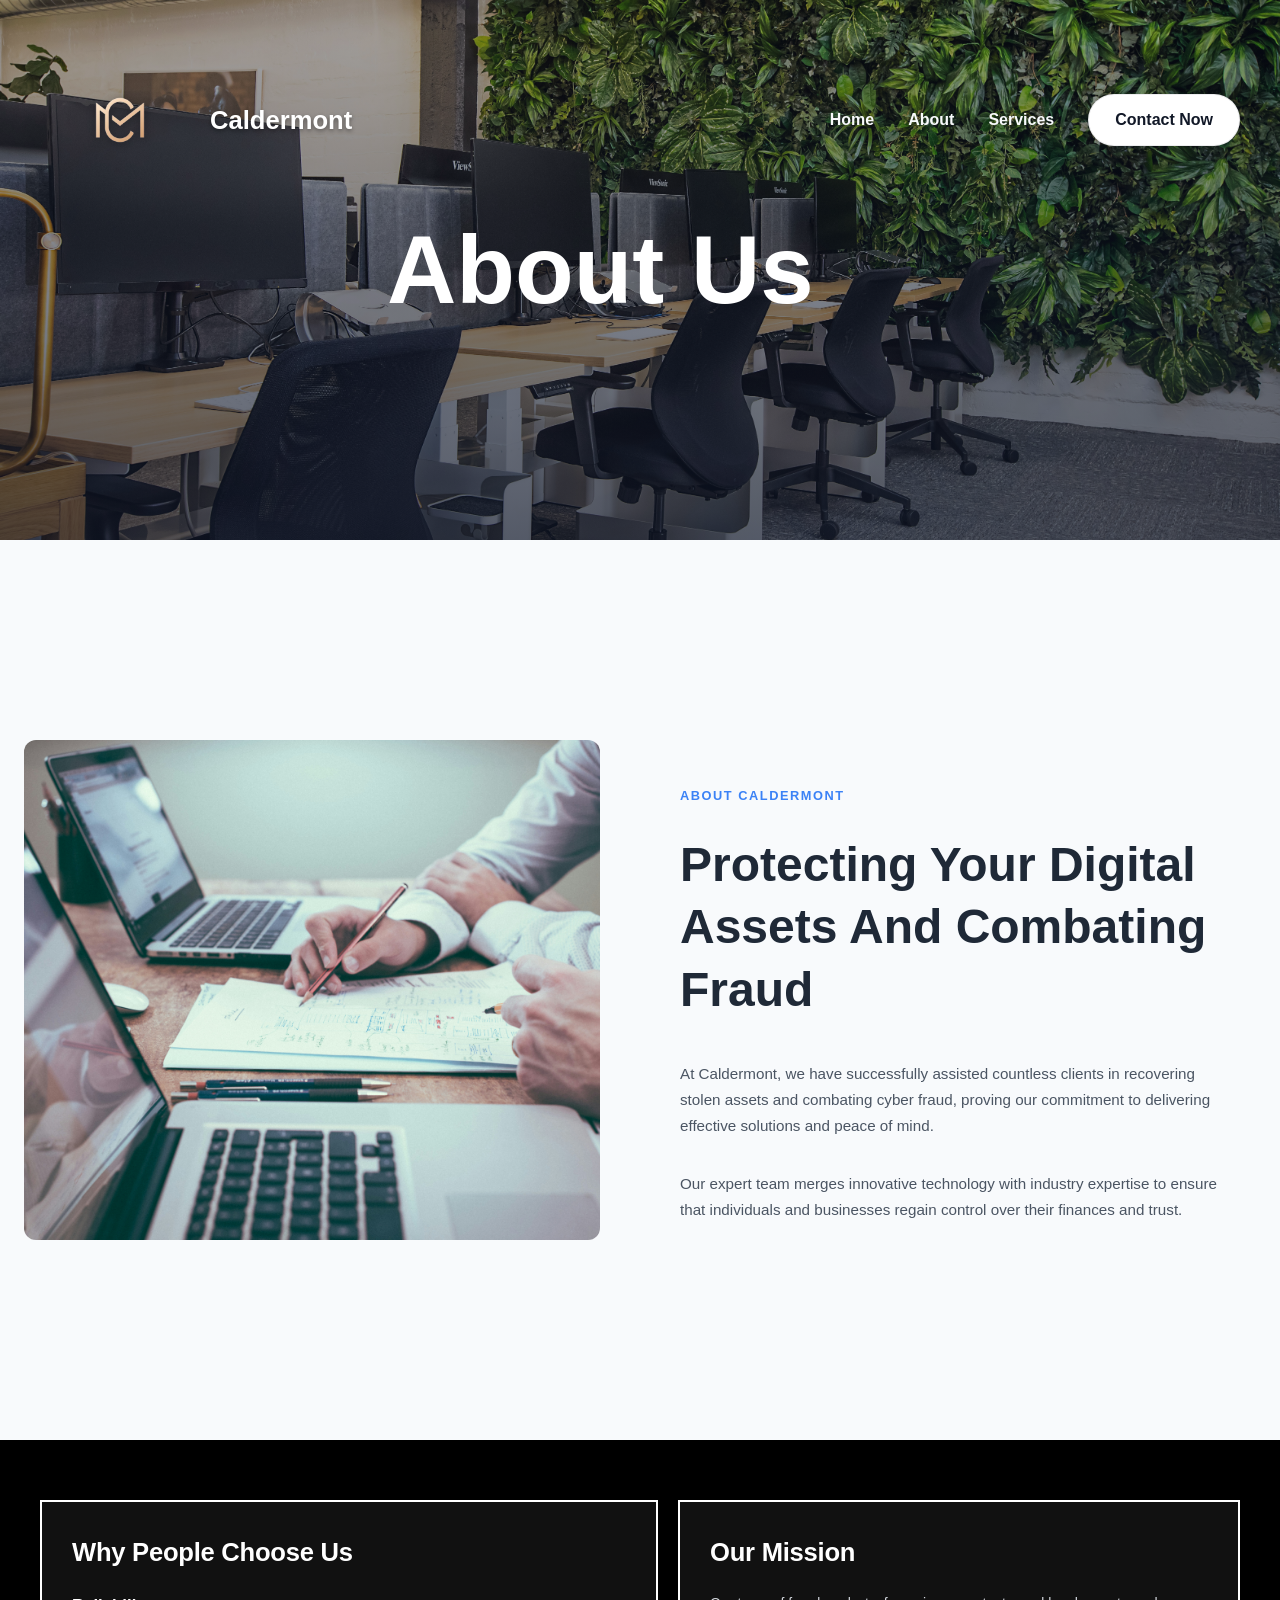
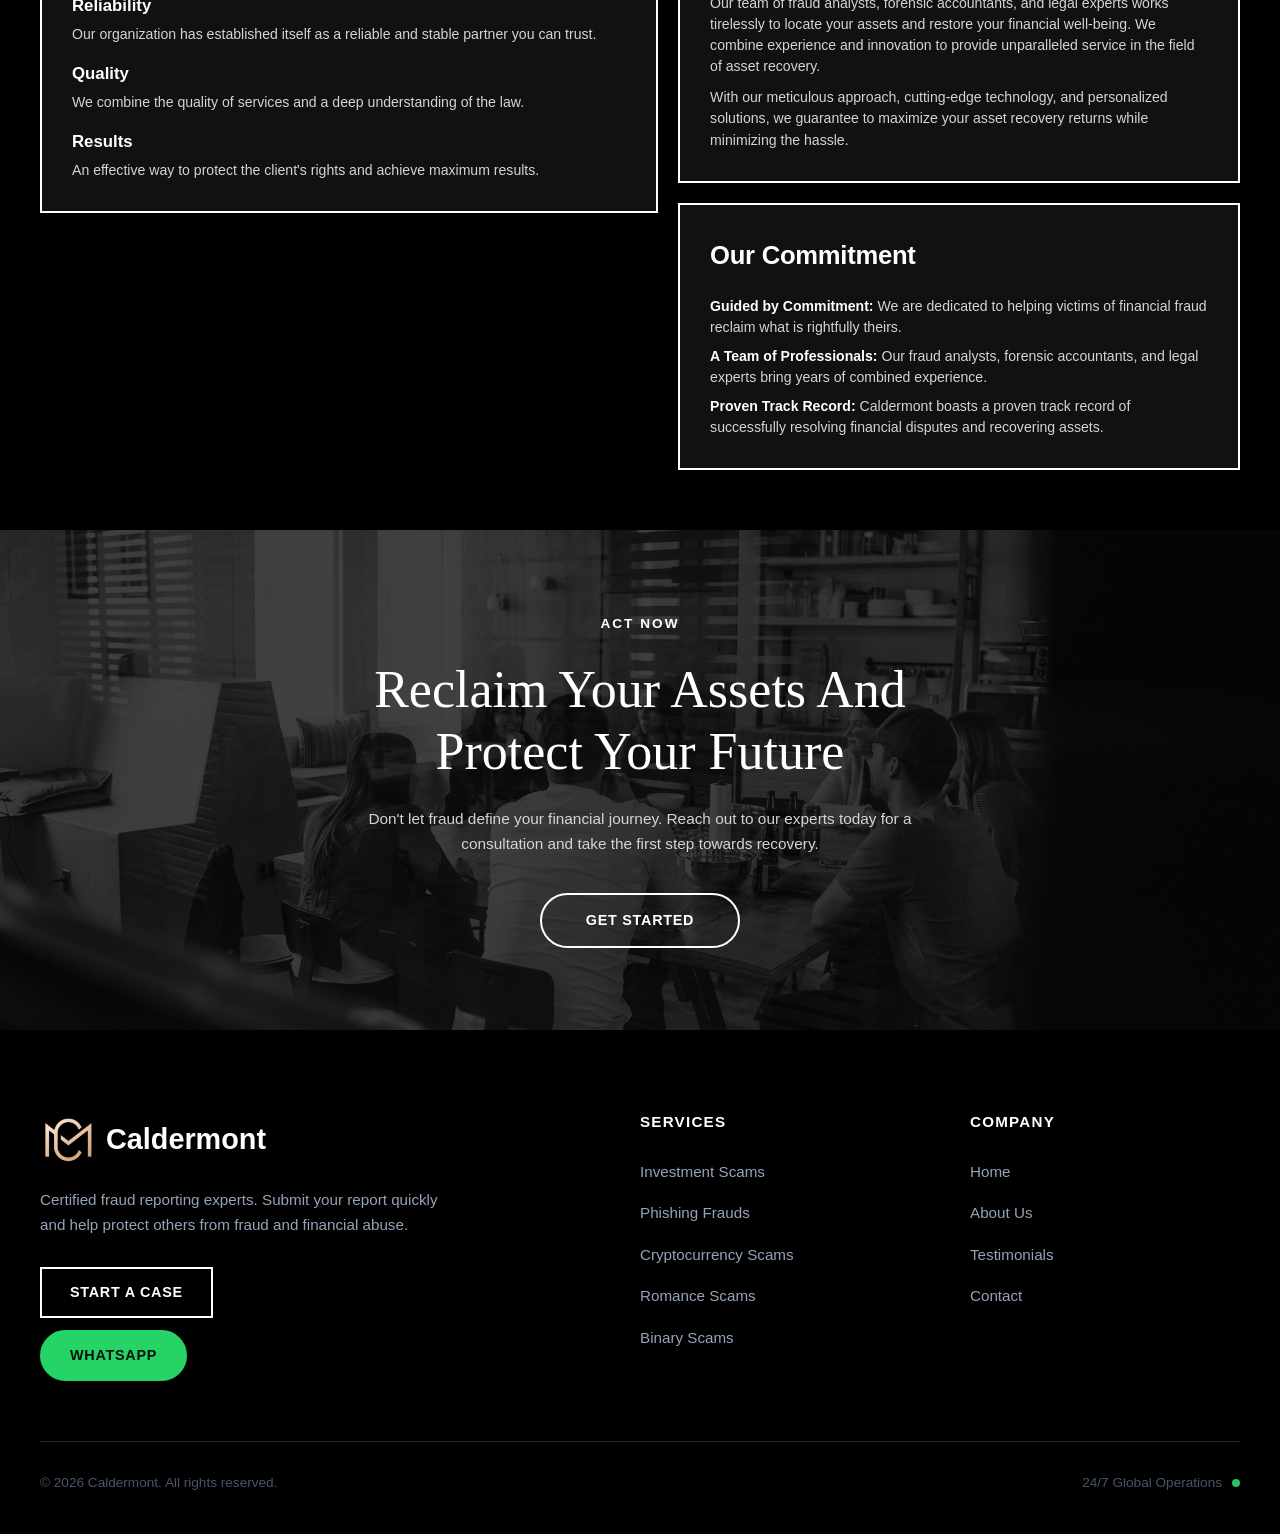
<file: about.html>
<!DOCTYPE html>
<html lang="en">
  <head>
    <meta charset="UTF-8" />
    <meta name="viewport" content="width=device-width, initial-scale=1.0" />
    <title>About Caldermont</title>
     <!-- Site Favicon Logo -->
    <link rel="icon" type="image/png" sizes="48x48" href="august.webp" />
    <link rel="icon" type="image/png" sizes="192x192" href="august.webp" />
    <link rel="apple-touch-icon" href="august.webp" />
    <link rel="stylesheet" href="style.css" />
  </head>
  <body>
    <main>
      <section class="hero-section hero-section-short">
        <header class="site-header">
          <div class="nav-inner">
            <div class="logo">
               <img src="preview.webp" alt="caldermont logo" class="logo-image" />
              <span class="logo-text">Caldermont</span>
            </div>
            <button class="hamburger-menu" id="hamburgerBtn">
              <span></span>
              <span></span>
              <span></span>
            </button>
            <nav class="main-nav" id="mainNav">
              <a href="index.html">Home</a>
              <a href="about.html">About</a>
              <a href="service.html">Services</a>
              <a href="index.html#contact" class="nav-cta">Contact Now</a>
            </nav>
          </div>
        </header>
        <img
          src="work.webp"
          alt="Team collaborating in office"
          class="hero-image"
        />
        <div class="hero-content hero-content-center">
          <h1>About Us</h1>
        </div>
      </section>

      <section class="about-section">
        <div class="about-container">
          <div class="about-images">
            <img src="about.webp" alt="Office view" class="about-image">
          </div>
          <div class="about-content">
            <p class="about-pretitle">ABOUT CALDERMONT</p>
            <h1 class="about-heading">Protecting Your Digital Assets And Combating Fraud</h1>
            <p class="about-description">
              At Caldermont, we have successfully assisted countless clients in recovering stolen assets and combating cyber fraud, proving our commitment to delivering effective solutions and peace of mind.
            </p>
            <p class="about-description">
              Our expert team merges innovative technology with industry expertise to ensure that individuals and businesses regain control over their finances and trust.
            </p>
          </div>
        </div>
      </section>

      <!-- REFACTORED BLACK & WHITE FEATURE SECTION -->
      <section class="about-feature-section bw-theme">
        <div class="about-feature-grid">
          
          <!-- Left Compact Block -->
          <div class="feature-card large-card">
            <h2>Why People Choose Us</h2>
            
            <div class="feature-item">
              <h3>Reliability</h3>
              <p>Our organization has established itself as a reliable and stable partner you can trust.</p>
            </div>
            
            <div class="feature-item">
              <h3>Quality</h3>
              <p>We combine the quality of services and a deep understanding of the law.</p>
            </div>
            
            <div class="feature-item">
              <h3>Results</h3>
              <p>An effective way to protect the client's rights and achieve maximum results.</p>
            </div>
          </div>

          <!-- Right Stacked Blocks -->
          <div class="right-stack">
            
            <!-- Top Right Card -->
            <div class="feature-card small-card">
              <h2>Our Mission</h2>
              <p>
                Our team of fraud analysts, forensic accountants, and legal experts works tirelessly 
                to locate your assets and restore your financial well-being. We combine experience 
                and innovation to provide unparalleled service in the field of asset recovery.
              </p>
              <p style="margin-top: 10px;">
                With our meticulous approach, cutting-edge technology, and personalized solutions, 
                we guarantee to maximize your asset recovery returns while minimizing the hassle.
              </p>
            </div>

            <!-- Bottom Right Card -->
            <div class="feature-card small-card">
              <h2>Our Commitment</h2>
              
              <div class="commitment-item">
                <strong>Guided by Commitment:</strong> 
                <span>We are dedicated to helping victims of financial fraud reclaim what is rightfully theirs.</span>
              </div>
              
              <div class="commitment-item" style="margin-top: 8px;">
                <strong>A Team of Professionals:</strong> 
                <span>Our fraud analysts, forensic accountants, and legal experts bring years of combined experience.</span>
              </div>
              
              <div class="commitment-item" style="margin-top: 8px;">
                <strong>Proven Track Record:</strong> 
                <span>Caldermont boasts a proven track record of successfully resolving financial disputes and recovering assets.</span>
              </div>
            </div>

          </div>
          
        </div>
      </section>

      <section class="action-cta-section">
        <img src="act.webp" alt="Background" class="action-cta-bg">
        
        <div class="action-cta-content">
          <span class="action-pretitle">Act Now</span>
          <h2>Reclaim Your Assets And Protect Your Future</h2>
          <p>Don't let fraud define your financial journey. Reach out to our experts today for a consultation and take the first step towards recovery.</p>
          <a href="index.html#contact" class="action-pill-button">Get Started</a>
        </div>
      </section>

      <footer class="site-footer">
        <div class="footer-inner">
          <div class="footer-col brand-col">
            <div class="logo" style="display: flex; align-items: center; gap: 8px;">
               <img src="august.webp" alt="Caldermont Logo" style="height: 58px; width: auto;" />
              <span class="logo-text">Caldermont</span>
            </div>
            <p>Certified fraud reporting experts. Submit your report quickly and help protect others from fraud and financial abuse.</p>
            <div class="footer-cta-stack">
              <a href="index.html#contact" class="primary-button">START A CASE</a>
              <a href="https://wa.me/14253455107" target="_blank" rel="noopener noreferrer" class="whatsapp-button">WHATSAPP</a>
            </div>
          </div>

          <div class="footer-col">
            <h3>SERVICES</h3>
            <ul>
              <li><a href="#services">Investment Scams</a></li>
              <li><a href="#services">Phishing Frauds</a></li>
              <li><a href="#services">Cryptocurrency Scams</a></li>
              <li><a href="#services">Romance Scams</a></li>
              <li><a href="#services">Binary Scams</a></li>
            </ul>
          </div>

          <div class="footer-col">
            <h3>COMPANY</h3>
            <ul>
              <li><a href="index.html">Home</a></li>
              <li><a href="about.html">About Us</a></li>
              <li><a href="index.html#testimonials">Testimonials</a></li>
              <li><a href="index.html#contact">Contact</a></li>
            </ul>
          </div>
        </div>

        <div class="footer-bottom">
          <p>&copy; 2026 Caldermont. All rights reserved.</p>
          <div class="footer-status">
            <span>24/7 Global Operations</span>
            <span class="status-dot"></span>
          </div>
        </div>
      </footer>
    </main>
  </body>
</html>
</file>
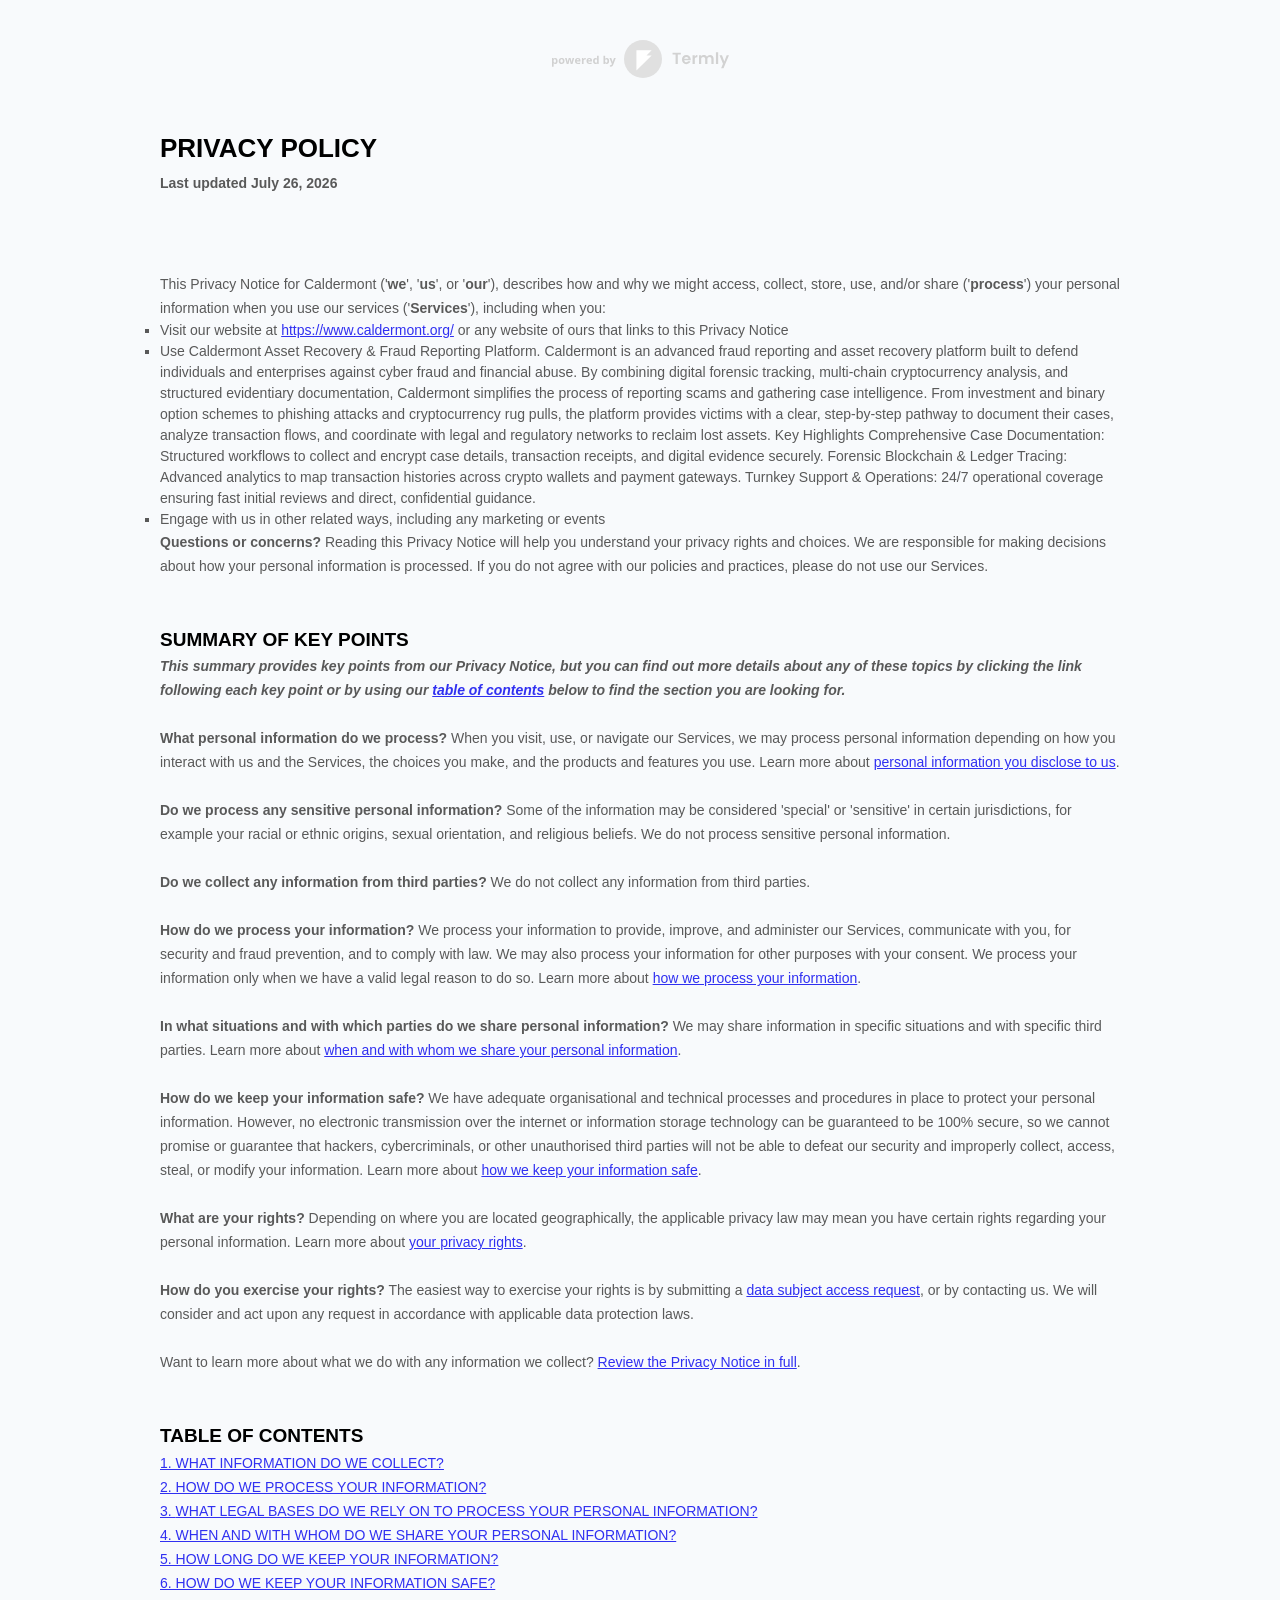
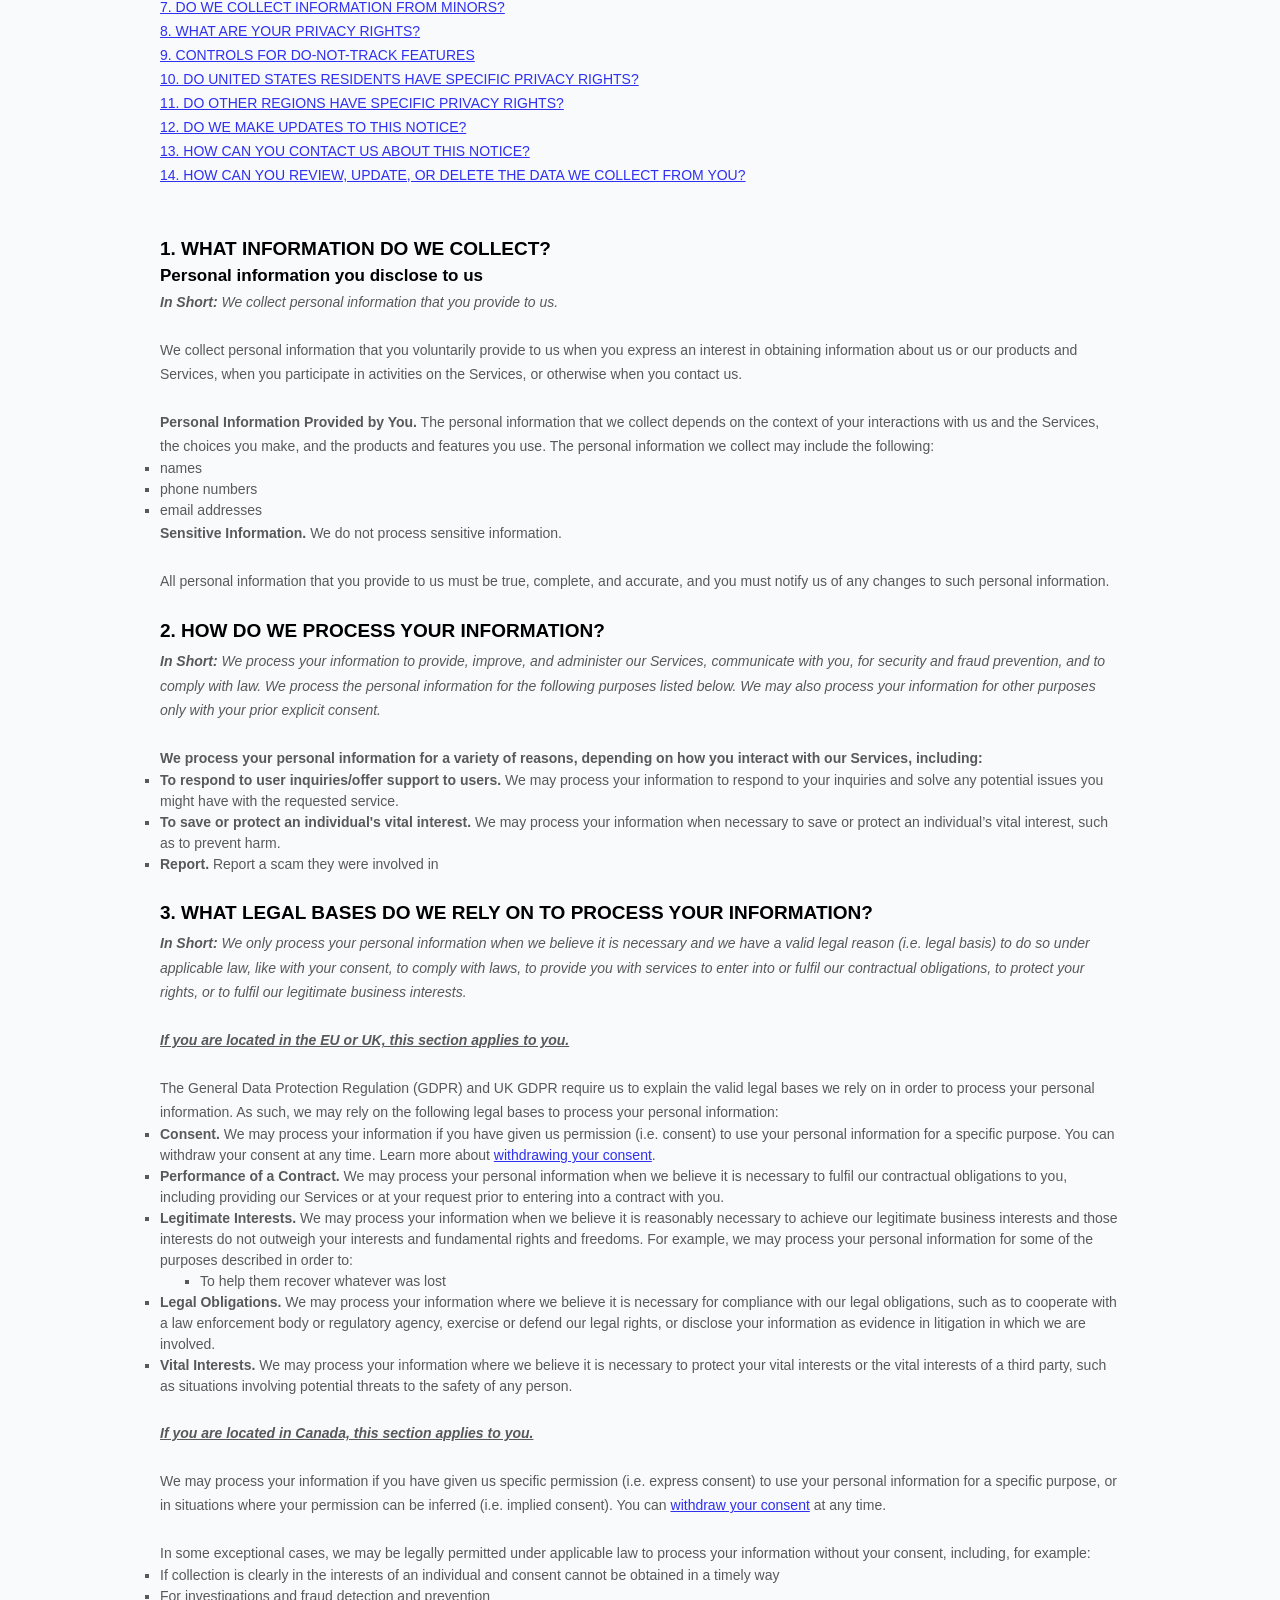
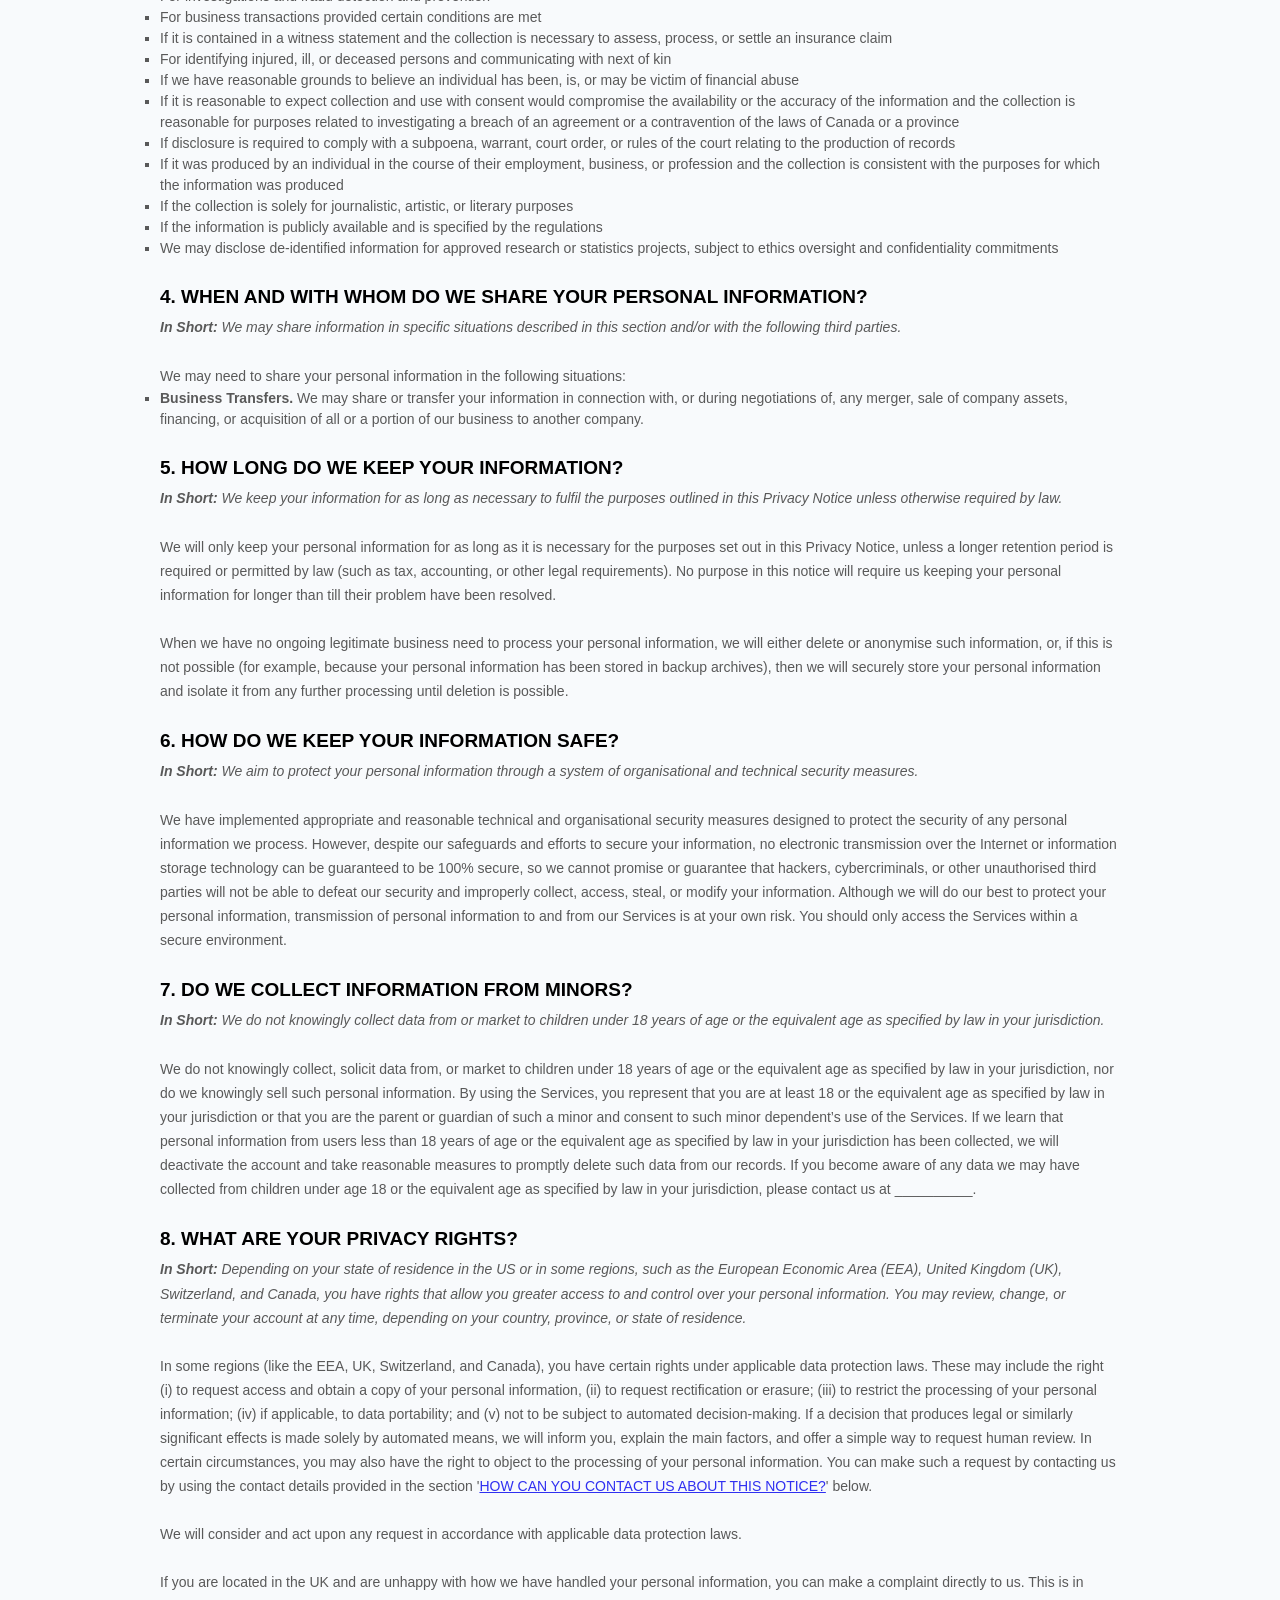
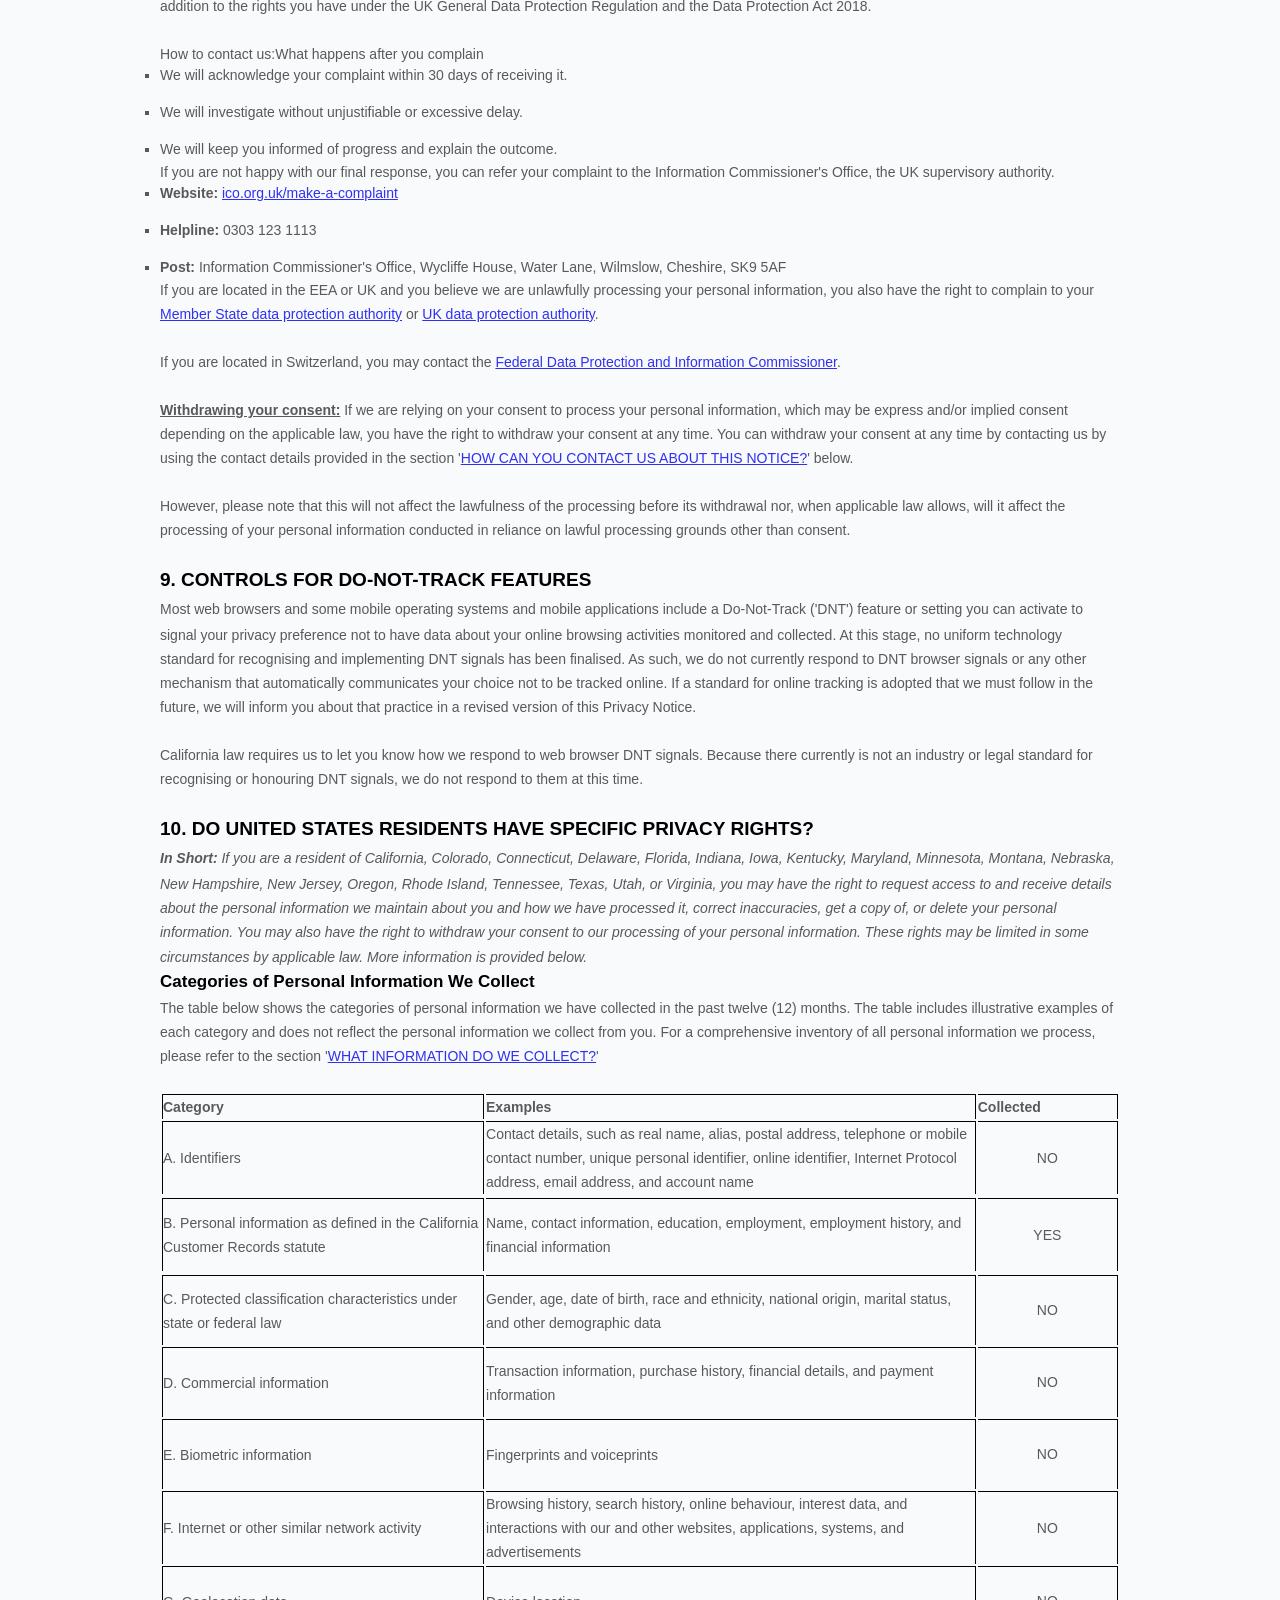
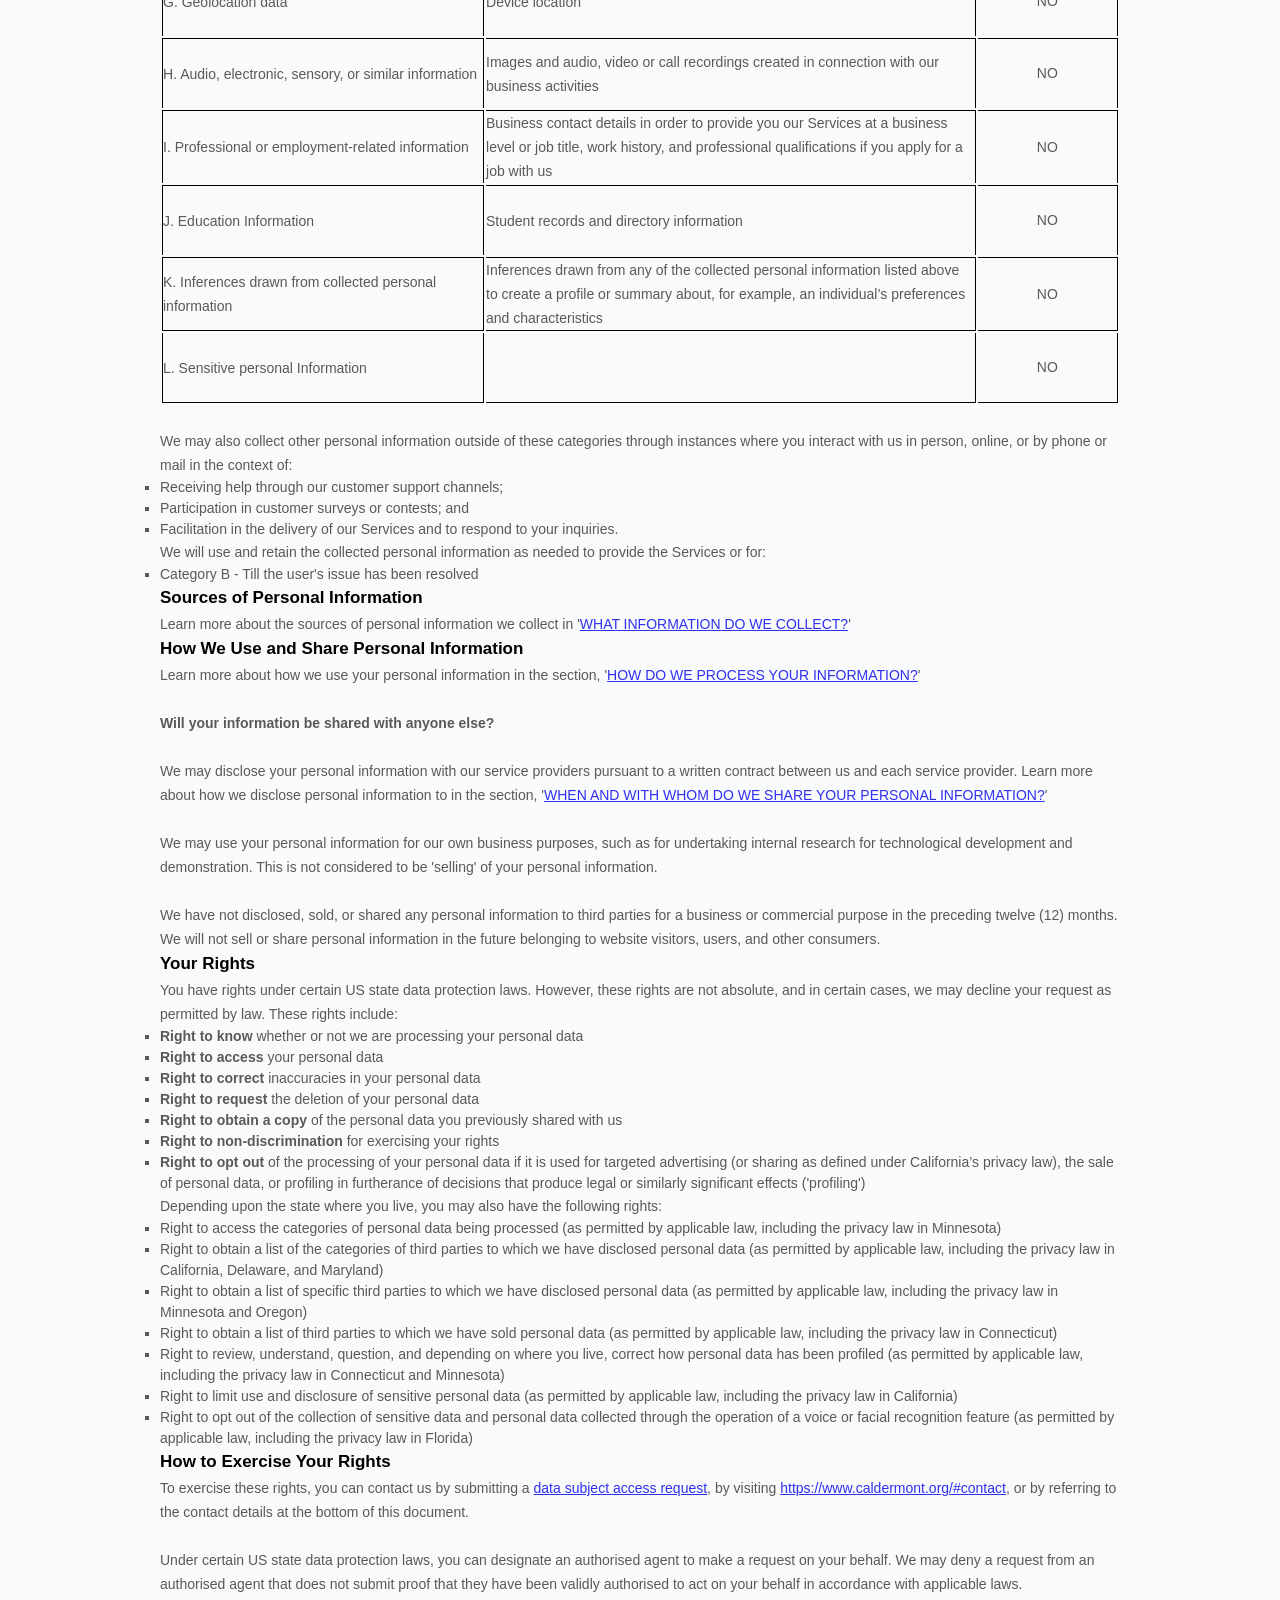
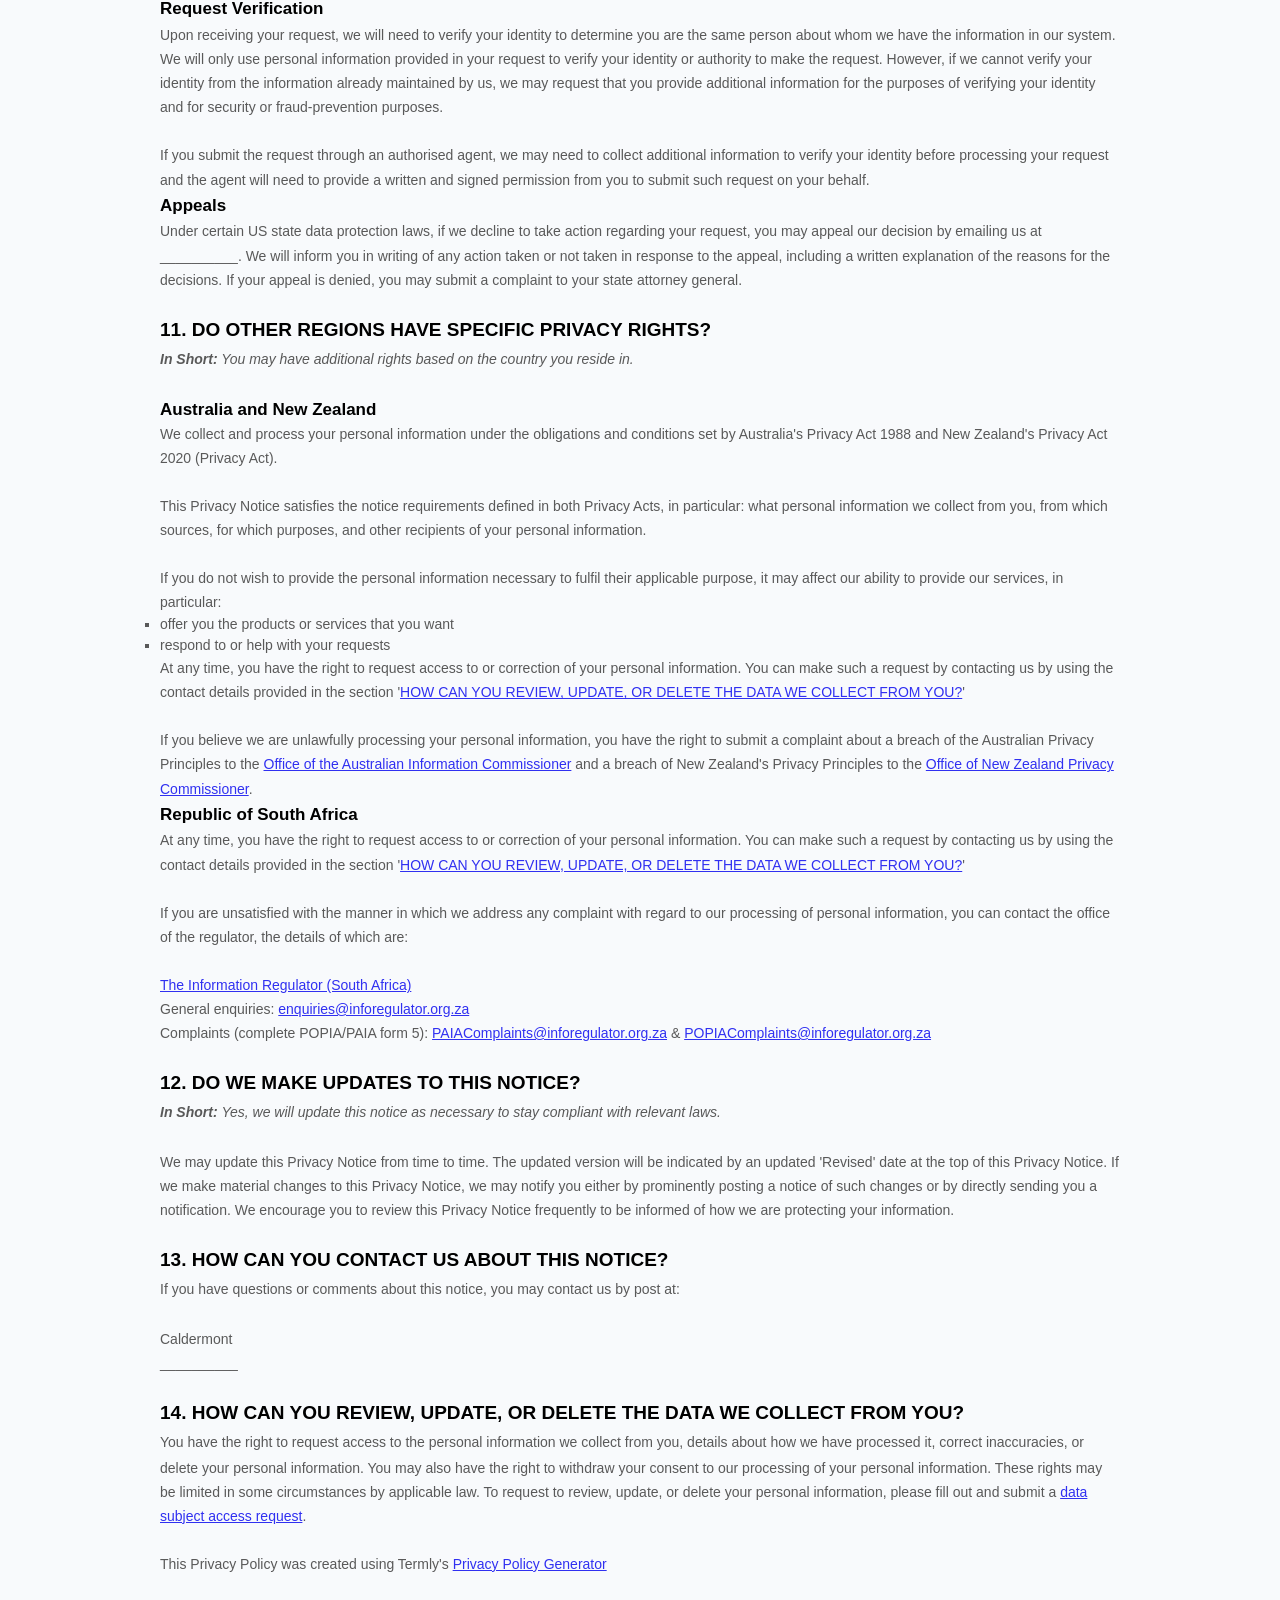
<file: privacy.html>
<!DOCTYPE html>
<html lang="en">
<head>
    <meta charset="UTF-8">
    <meta name="viewport" content="width=device-width, initial-scale=1.0">
    <title>Privacy Policy | Caldermont</title>
     <!-- Site Favicon Logo -->
    <link rel="icon" type="image/png" sizes="48x48" href="august.webp" />
    <link rel="icon" type="image/png" sizes="192x192" href="august.webp" />
    <link rel="apple-touch-icon" href="august.webp" />
    <link rel="stylesheet" href="style.css" />
</head>
<body>
    <main style="padding: 40px 20px; max-width: 1000px; margin: 0 auto;">
        
        <style>
  [data-custom-class='body'], [data-custom-class='body'] * {
          background: transparent !important;
        }
[data-custom-class='title'], [data-custom-class='title'] * {
          font-family: Arial !important;
font-size: 26px !important;
color: #000000 !important;
        }
[data-custom-class='subtitle'], [data-custom-class='subtitle'] * {
          font-family: Arial !important;
color: #595959 !important;
font-size: 14px !important;
        }
[data-custom-class='heading_1'], [data-custom-class='heading_1'] * {
          font-family: Arial !important;
font-size: 19px !important;
color: #000000 !important;
        }
[data-custom-class='heading_2'], [data-custom-class='heading_2'] * {
          font-family: Arial !important;
font-size: 17px !important;
color: #000000 !important;
        }
[data-custom-class='body_text'], [data-custom-class='body_text'] * {
          color: #595959 !important;
font-size: 14px !important;
font-family: Arial !important;
        }
[data-custom-class='link'], [data-custom-class='link'] * {
          color: #3030F1 !important;
font-size: 14px !important;
font-family: Arial !important;
word-break: break-word !important;
        }
</style>
      <span style="display: block;margin: 0 auto 3.125rem;width: 11.125rem;height: 2.375rem;background: url([data-uri]) center no-repeat;"></span>

      <div data-custom-class="body">
      <div><strong><span style="font-size: 26px;"><span data-custom-class="title"><bdt class="block-component"></bdt><bdt class="question"><h1>PRIVACY POLICY</h1></bdt><bdt class="statement-end-if-in-editor"></bdt></span></span></strong></div><div><span style="color: rgb(127, 127, 127);"><strong><span style="font-size: 15px;"><span data-custom-class="subtitle">Last updated <bdt class="question">July 26, 2026</bdt></span></span></strong></span></div><div><br></div><div><br></div><div><br></div><div style="line-height: 1.5;"><span style="color: rgb(127, 127, 127);"><span style="color: rgb(89, 89, 89); font-size: 15px;"><span data-custom-class="body_text">This Privacy Notice for <bdt class="question noTranslate">Caldermont</bdt><bdt class="block-component"></bdt></bdt> (<bdt class="block-component"></bdt>'<strong>we</strong>', '<strong>us</strong>', or '<strong>our</strong>'<bdt class="else-block"></bdt></span><span data-custom-class="body_text">), describes how and why we might access, collect, store, use, and/or share (<bdt class="block-component"></bdt>'<strong>process</strong>'<bdt class="else-block"></bdt>) your personal information when you use our services (<bdt class="block-component"></bdt>'<strong>Services</strong>'<bdt class="else-block"></bdt>), including when you:</span></span></span><span style="font-size: 15px;"><span style="color: rgb(127, 127, 127);"><span data-custom-class="body_text"><span style="color: rgb(89, 89, 89);"><span data-custom-class="body_text"><bdt class="block-component"></bdt></span></span></span></span></span></div><ul><li data-custom-class="body_text" style="line-height: 1.5;"><span style="font-size: 15px; color: rgb(89, 89, 89);"><span style="font-size: 15px; color: rgb(89, 89, 89);"><span data-custom-class="body_text">Visit our website<bdt class="block-component"></bdt> at <span style="color: rgb(0, 58, 250);"><bdt class="question noTranslate"><a target="_blank" data-custom-class="link" href="https://www.caldermont.org/">https://www.caldermont.org/</a></bdt></span><span style="font-size: 15px;"><span style="color: rgb(89, 89, 89);"><span data-custom-class="body_text"><span style="font-size: 15px;"><span style="color: rgb(89, 89, 89);"><bdt class="statement-end-if-in-editor"> or any website of ours that links to this Privacy Notice</bdt></span></span></span></span></span></span></span></span></li></ul><div><bdt class="block-component"><span style="font-size: 15px;"><span style="font-size: 15px;"><span style="color: rgb(127, 127, 127);"><span data-custom-class="body_text"><span style="color: rgb(89, 89, 89);"><span data-custom-class="body_text"><bdt class="block-component"></bdt></bdt></span></span></span></span></span></span></span></span></li></ul><div style="line-height: 1.5;"><bdt class="block-component"><span style="font-size: 15px;"></span></bdt></div><ul><li data-custom-class="body_text" style="line-height: 1.5;"><span style="font-size: 15px;">Use <bdt class="question noTranslate">Caldermont Asset Recovery & Fraud Reporting Platform</bdt>. <bdt class="question">Caldermont is an advanced fraud reporting and asset recovery platform built to defend individuals and enterprises against cyber fraud and financial abuse. By combining digital forensic tracking, multi-chain cryptocurrency analysis, and structured evidentiary documentation, Caldermont simplifies the process of reporting scams and gathering case intelligence.

From investment and binary option schemes to phishing attacks and cryptocurrency rug pulls, the platform provides victims with a clear, step-by-step pathway to document their cases, analyze transaction flows, and coordinate with legal and regulatory networks to reclaim lost assets.
Key Highlights
Comprehensive Case Documentation: Structured workflows to collect and encrypt case details, transaction receipts, and digital evidence securely.

Forensic Blockchain & Ledger Tracing: Advanced analytics to map transaction histories across crypto wallets and payment gateways.

Turnkey Support & Operations: 24/7 operational coverage ensuring fast initial reviews and direct, confidential guidance.</bdt></span><bdt class="statement-end-if-in-editor"><span style="font-size: 15px;"></span></bdt></li></ul><div style="line-height: 1.5;"><span style="font-size: 15px;"><span style="color: rgb(127, 127, 127);"><span data-custom-class="body_text"><span style="color: rgb(89, 89, 89);"><span data-custom-class="body_text"><bdt class="block-component"></bdt></span></span></span></span></span></div><ul><li data-custom-class="body_text" style="line-height: 1.5;"><span style="font-size: 15px; color: rgb(89, 89, 89);"><span style="font-size: 15px; color: rgb(89, 89, 89);"><span data-custom-class="body_text">Engage with us in other related ways, including any marketing or events<span style="font-size: 15px;"><span style="color: rgb(89, 89, 89);"><span data-custom-class="body_text"><span style="font-size: 15px;"><span style="color: rgb(89, 89, 89);"><bdt class="statement-end-if-in-editor"></bdt></span></span></span></span></span></span></span></span></li></ul><div style="line-height: 1.5;"><span style="font-size: 15px;"><span style="color: rgb(127, 127, 127);"><span data-custom-class="body_text"><strong>Questions or concerns? </strong>Reading this Privacy Notice will help you understand your privacy rights and choices. We are responsible for making decisions about how your personal information is processed. If you do not agree with our policies and practices, please do not use our Services.<bdt class="block-component"></span></span></span></div><div style="line-height: 1.5;"><br></div><div style="line-height: 1.5;"><br></div><div style="line-height: 1.5;"><strong><span style="font-size: 15px;"><span data-custom-class="heading_1"><h2>SUMMARY OF KEY POINTS</h2></span></span></strong></div><div style="line-height: 1.5;"><span style="font-size: 15px;"><span data-custom-class="body_text"><strong><em>This summary provides key points from our Privacy Notice, but you can find out more details about any of these topics by clicking the link following each key point or by using our </em></strong></span></span><a data-custom-class="link" href="#toc"><span style="color: rgb(0, 58, 250); font-size: 15px;"><span data-custom-class="body_text"><strong><em>table of contents</em></strong></span></span></a><span style="font-size: 15px;"><span data-custom-class="body_text"><strong><em> below to find the section you are looking for.</em></strong></span></span></div><div style="line-height: 1.5;"><br></div><div style="line-height: 1.5;"><span style="font-size: 15px;"><span data-custom-class="body_text"><strong>What personal information do we process?</strong> When you visit, use, or navigate our Services, we may process personal information depending on how you interact with us and the Services, the choices you make, and the products and features you use. Learn more about </span></span><a data-custom-class="link" href="#personalinfo"><span style="color: rgb(0, 58, 250); font-size: 15px;"><span data-custom-class="body_text">personal information you disclose to us</span></span></a><span data-custom-class="body_text">.</span></div><div style="line-height: 1.5;"><br></div><div style="line-height: 1.5;"><span style="font-size: 15px;"><span data-custom-class="body_text"><strong>Do we process any sensitive personal information? </strong>Some of the information may be considered <bdt class="block-component"></bdt>'special' or 'sensitive'<bdt class="else-block"></bdt> in certain jurisdictions, for example your racial or ethnic origins, sexual orientation, and religious beliefs. <bdt class="block-component"></bdt>We do not process sensitive personal information.<bdt class="else-block"></bdt></span></span></div><div style="line-height: 1.5;"><br></div><div style="line-height: 1.5;"><span style="font-size: 15px;"><span data-custom-class="body_text"><strong>Do we collect any information from third parties?</strong> <bdt class="block-component"></bdt>We do not collect any information from third parties.<bdt class="else-block"></bdt></span></span></div><div style="line-height: 1.5;"><br></div><div style="line-height: 1.5;"><span style="font-size: 15px;"><span data-custom-class="body_text"><strong>How do we process your information?</strong> We process your information to provide, improve, and administer our Services, communicate with you, for security and fraud prevention, and to comply with law. We may also process your information for other purposes with your consent. We process your information only when we have a valid legal reason to do so. Learn more about </span></span><a data-custom-class="link" href="#infouse"><span style="color: rgb(0, 58, 250); font-size: 15px;"><span data-custom-class="body_text">how we process your information</span></span></a><span data-custom-class="body_text">.</span></div><div style="line-height: 1.5;"><br></div><div style="line-height: 1.5;"><span style="font-size: 15px;"><span data-custom-class="body_text"><strong>In what situations and with which <bdt class="block-component"></bdt>parties do we share personal information?</strong> We may share information in specific situations and with specific <bdt class="block-component"></bdt>third parties. Learn more about </span></span><a data-custom-class="link" href="#whoshare"><span style="color: rgb(0, 58, 250); font-size: 15px;"><span data-custom-class="body_text">when and with whom we share your personal information</span></span></a><span style="font-size: 15px;"><span data-custom-class="body_text">.<bdt class="block-component"></bdt></span></span></div><div style="line-height: 1.5;"><br></div><div style="line-height: 1.5;"><span style="font-size: 15px;"><span data-custom-class="body_text"><strong>How do we keep your information safe?</strong> We have adequate <bdt class="block-component"></bdt>organisational<bdt class="else-block"></bdt> and technical processes and procedures in place to protect your personal information. However, no electronic transmission over the internet or information storage technology can be guaranteed to be 100% secure, so we cannot promise or guarantee that hackers, cybercriminals, or other <bdt class="block-component"></bdt>unauthorised<bdt class="else-block"></bdt> third parties will not be able to defeat our security and improperly collect, access, steal, or modify your information. Learn more about </span></span><a data-custom-class="link" href="#infosafe"><span style="color: rgb(0, 58, 250); font-size: 15px;"><span data-custom-class="body_text">how we keep your information safe</span></span></a><span data-custom-class="body_text">.</span><span style="font-size: 15px;"><span data-custom-class="body_text"><bdt class="statement-end-if-in-editor"></bdt></span></span></div><div style="line-height: 1.5;"><br></div><div style="line-height: 1.5;"><span style="font-size: 15px;"><span data-custom-class="body_text"><strong>What are your rights?</strong> Depending on where you are located geographically, the applicable privacy law may mean you have certain rights regarding your personal information. Learn more about </span></span><a data-custom-class="link" href="#privacyrights"><span style="color: rgb(0, 58, 250); font-size: 15px;"><span data-custom-class="body_text">your privacy rights</span></span></a><span data-custom-class="body_text">.</span></div><div style="line-height: 1.5;"><br></div><div style="line-height: 1.5;"><span style="font-size: 15px;"><span data-custom-class="body_text"><strong>How do you exercise your rights?</strong> The easiest way to exercise your rights is by <bdt class="block-component">submitting a </bdt></span></span><a data-custom-class="link" href="https://app.termly.io/dsar/e229596f-5501-4460-9a10-a719c3c8de86" rel="noopener noreferrer" target="_blank"><span style="color: rgb(0, 58, 250); font-size: 15px;"><span data-custom-class="body_text">data subject access request</span></span></a><span style="font-size: 15px;"><span data-custom-class="body_text"><bdt class="block-component"></bdt>, or by contacting us. We will consider and act upon any request in accordance with applicable data protection laws.</span></span></div><div style="line-height: 1.5;"><br></div><div style="line-height: 1.5;"><span style="font-size: 15px;"><span data-custom-class="body_text">Want to learn more about what we do with any information we collect? </span></span><a data-custom-class="link" href="#toc"><span style="color: rgb(0, 58, 250); font-size: 15px;"><span data-custom-class="body_text">Review the Privacy Notice in full</span></span></a><span style="font-size: 15px;"><span data-custom-class="body_text">.</span></span></div><div style="line-height: 1.5;"><br></div><div style="line-height: 1.5;"><br></div><div id="toc" style="line-height: 1.5;"><span style="font-size: 15px;"><span style="color: rgb(127, 127, 127);"><span style="color: rgb(0, 0, 0);"><strong><span data-custom-class="heading_1"><h2>TABLE OF CONTENTS</h2></span></strong></span></span></span></div><div style="line-height: 1.5;"><span style="font-size: 15px;"><a data-custom-class="link" href="#infocollect"><span style="color: rgb(0, 58, 250);">1. WHAT INFORMATION DO WE COLLECT?</span></a></span></div><div style="line-height: 1.5;"><span style="font-size: 15px;"><a data-custom-class="link" href="#infouse"><span style="color: rgb(0, 58, 250);">2. HOW DO WE PROCESS YOUR INFORMATION?<bdt class="block-component"></bdt></span></a></span></div><div style="line-height: 1.5;"><span style="font-size: 15px;"><a data-custom-class="link" href="#legalbases"><span style="color: rgb(0, 58, 250);">3. <span style="font-size: 15px;"><span style="color: rgb(0, 58, 250);">WHAT LEGAL BASES DO WE RELY ON TO PROCESS YOUR PERSONAL INFORMATION?</span></span><bdt class="statement-end-if-in-editor"></bdt></span></a></span></div><div style="line-height: 1.5;"><span style="font-size: 15px;"><span style="color: rgb(0, 58, 250);"><a data-custom-class="link" href="#whoshare">4. WHEN AND WITH WHOM DO WE SHARE YOUR PERSONAL INFORMATION?</a></span><span data-custom-class="body_text"><bdt class="block-component"></bdt></a><span style="color: rgb(127, 127, 127);"><span style="color: rgb(89, 89, 89);"><span data-custom-class="body_text"><span style="color: rgb(89, 89, 89);"><bdt class="block-component"></bdt></span></span></span></span><bdt class="block-component"></bdt></span></div><div style="line-height: 1.5;"><span style="font-size: 15px;"><span style="color: rgb(127, 127, 127);"><span style="color: rgb(89, 89, 89);"><span data-custom-class="body_text"><span style="color: rgb(89, 89, 89);"><span style="color: rgb(89, 89, 89);"><span style="color: rgb(89, 89, 89);"><bdt class="block-component"></bdt></span></span> <bdt class="block-component"></bdt></span></span></span></span></span></div><div style="line-height: 1.5;"><span style="font-size: 15px;"><a data-custom-class="link" href="#inforetain"><span style="color: rgb(0, 58, 250);">5. HOW LONG DO WE KEEP YOUR INFORMATION?</span></a><span style="color: rgb(127, 127, 127);"><span style="color: rgb(89, 89, 89);"><span data-custom-class="body_text"><span style="color: rgb(89, 89, 89);"><span style="color: rgb(89, 89, 89);"><bdt class="block-component"></bdt></span></span></span></span></span></span></div><div style="line-height: 1.5;"><span style="font-size: 15px;"><a data-custom-class="link" href="#infosafe"><span style="color: rgb(0, 58, 250);">6. HOW DO WE KEEP YOUR INFORMATION SAFE?</span></a><span style="color: rgb(127, 127, 127);"><span style="color: rgb(89, 89, 89);"><span data-custom-class="body_text"><span style="color: rgb(89, 89, 89);"><bdt class="statement-end-if-in-editor"></bdt><bdt class="block-component"></bdt></span></span></span></span></span></div><div style="line-height: 1.5;"><span style="font-size: 15px;"><a data-custom-class="link" href="#infominors"><span style="color: rgb(0, 58, 250);">7. DO WE COLLECT INFORMATION FROM MINORS?</span></a><span style="color: rgb(127, 127, 127);"><span style="color: rgb(89, 89, 89);"><span data-custom-class="body_text"><span style="color: rgb(89, 89, 89);"><bdt class="statement-end-if-in-editor"></bdt></span></span></span></span></span></div><div style="line-height: 1.5;"><span style="font-size: 15px;"><span style="color: rgb(0, 58, 250);"><a data-custom-class="link" href="#privacyrights">8. WHAT ARE YOUR PRIVACY RIGHTS?</a></span></span></div><div style="line-height: 1.5;"><span style="font-size: 15px;"><a data-custom-class="link" href="#DNT"><span style="color: rgb(0, 58, 250);">9. CONTROLS FOR DO-NOT-TRACK FEATURES<bdt class="block-component"></bdt></span></a></span></div><div style="line-height: 1.5;"><span style="font-size: 15px;"><a data-custom-class="link" href="#uslaws"><span style="color: rgb(0, 58, 250);">10. DO UNITED STATES RESIDENTS HAVE SPECIFIC PRIVACY RIGHTS?</span></a></span><bdt class="block-component"><span style="font-size: 15px;"><span data-custom-class="body_text"></span></span></bdt></div><div style="line-height: 1.5;"><a data-custom-class="link" href="#otherlaws"><span style="color: rgb(0, 58, 250); font-size: 15px;">11. DO OTHER REGIONS HAVE SPECIFIC PRIVACY RIGHTS?</span></a><span style="font-size: 15px;"><bdt class="statement-end-if-in-editor"><span data-custom-class="body_text"></span></bdt></span></div><div style="line-height: 1.5;"><bdt class="block-component"><span style="font-size: 15px;"></bdt><bdt class="block-component"></bdt><bdt class="block-component"></bdt><bdt class="block-component"></bdt><bdt class="block-component"></bdt><bdt class="block-component"></bdt><bdt class="block-component"></bdt><bdt class="block-component"></bdt><bdt class="block-component"></bdt><bdt class="block-component"></span></bdt></div><div style="line-height: 1.5;"><span style="font-size: 15px;"><a data-custom-class="link" href="#policyupdates"><span style="color: rgb(0, 58, 250);">12. DO WE MAKE UPDATES TO THIS NOTICE?</span></a></span></div><div style="line-height: 1.5;"><a data-custom-class="link" href="#contact"><span style="color: rgb(0, 58, 250); font-size: 15px;">13. HOW CAN YOU CONTACT US ABOUT THIS NOTICE?</span></a></div><div style="line-height: 1.5;"><a data-custom-class="link" href="#request"><span style="color: rgb(0, 58, 250);">14. HOW CAN YOU REVIEW, UPDATE, OR DELETE THE DATA WE COLLECT FROM YOU?</span></a></div><div style="line-height: 1.5;"><br></div><div style="line-height: 1.5;"><br></div><div id="infocollect" style="line-height: 1.5;"><span style="color: rgb(0, 0, 0);"><span style="color: rgb(0, 0, 0); font-size: 15px;"><span style="font-size: 15px; color: rgb(0, 0, 0);"><span style="font-size: 15px; color: rgb(0, 0, 0);"><span id="control" style="color: rgb(0, 0, 0);"><strong><span data-custom-class="heading_1"><h2>1. WHAT INFORMATION DO WE COLLECT?</h2></span></strong></span></span></span></span></span><span data-custom-class="heading_2" id="personalinfo" style="color: rgb(0, 0, 0);"><span style="font-size: 15px;"><strong><h3>Personal information you disclose to us</h3></strong></span></span><span style="color: rgb(127, 127, 127);"><span style="color: rgb(89, 89, 89); font-size: 15px;"><span data-custom-class="body_text"><span style="font-size: 15px; color: rgb(89, 89, 89);"><span style="font-size: 15px; color: rgb(89, 89, 89);"><span data-custom-class="body_text"><strong><em>In Short:</em></strong></span></span></span></span><span data-custom-class="body_text"><span style="font-size: 15px; color: rgb(89, 89, 89);"><span style="font-size: 15px; color: rgb(89, 89, 89);"><span data-custom-class="body_text"><strong><em> </em></strong><em>We collect personal information that you provide to us.</em></span></span></span></span></span></span></div><div style="line-height: 1.5;"><br></div><div style="line-height: 1.5;"><span style="font-size: 15px; color: rgb(89, 89, 89);"><span style="font-size: 15px; color: rgb(89, 89, 89);"><span data-custom-class="body_text">We collect personal information that you voluntarily provide to us when you <span style="font-size: 15px;"><bdt class="block-component"></bdt></span></span><span data-custom-class="body_text">express an interest in obtaining information about us or our products and Services, when you participate in activities on the Services, or otherwise when you contact us.</span></span></span></span></div><div style="line-height: 1.5;"><br></div><div style="line-height: 1.5;"><span style="font-size: 15px; color: rgb(89, 89, 89);"><span style="font-size: 15px; color: rgb(89, 89, 89);"><span data-custom-class="body_text"><span style="font-size: 15px;"><bdt class="block-component"></bdt></span></span></span></span></div><div style="line-height: 1.5;"><span style="font-size: 15px; color: rgb(89, 89, 89);"><span style="font-size: 15px; color: rgb(89, 89, 89);"><span data-custom-class="body_text"><strong>Personal Information Provided by You.</strong> The personal information that we collect depends on the context of your interactions with us and the Services, the choices you make, and the products and features you use. The personal information we collect may include the following:<span style="font-size: 15px;"><span data-custom-class="body_text"><bdt class="forloop-component"></bdt></span></span></span></span></span></div><ul><li data-custom-class="body_text" style="line-height: 1.5;"><span style="font-size: 15px; color: rgb(89, 89, 89);"><span style="font-size: 15px; color: rgb(89, 89, 89);"><span data-custom-class="body_text"><span style="font-size: 15px;"><span data-custom-class="body_text"><bdt class="question">names</bdt></span></span></span></span></span></li></ul><div style="line-height: 1.5;"><span style="font-size: 15px; color: rgb(89, 89, 89);"><span style="font-size: 15px; color: rgb(89, 89, 89);"><span data-custom-class="body_text"><span style="font-size: 15px;"><span data-custom-class="body_text"><bdt class="forloop-component"></bdt></span></span></span></span></span></div><ul><li data-custom-class="body_text" style="line-height: 1.5;"><span style="font-size: 15px; color: rgb(89, 89, 89);"><span style="font-size: 15px; color: rgb(89, 89, 89);"><span data-custom-class="body_text"><span style="font-size: 15px;"><span data-custom-class="body_text"><bdt class="question">phone numbers</bdt></span></span></span></span></span></li></ul><div style="line-height: 1.5;"><span style="font-size: 15px; color: rgb(89, 89, 89);"><span style="font-size: 15px; color: rgb(89, 89, 89);"><span data-custom-class="body_text"><span style="font-size: 15px;"><span data-custom-class="body_text"><bdt class="forloop-component"></bdt></span></span></span></span></span></div><ul><li data-custom-class="body_text" style="line-height: 1.5;"><span style="font-size: 15px; color: rgb(89, 89, 89);"><span style="font-size: 15px; color: rgb(89, 89, 89);"><span data-custom-class="body_text"><span style="font-size: 15px;"><span data-custom-class="body_text"><bdt class="question">email addresses</bdt></span></span></span></span></span></li></ul><div style="line-height: 1.5;"><span style="font-size: 15px; color: rgb(89, 89, 89);"><span style="font-size: 15px; color: rgb(89, 89, 89);"><span data-custom-class="body_text"><span style="font-size: 15px;"><span data-custom-class="body_text"><bdt class="forloop-component"></bdt></span><span data-custom-class="body_text"><bdt class="statement-end-if-in-editor"></bdt></span></span></span></span></span></div><div id="sensitiveinfo" style="line-height: 1.5;"><span style="font-size: 15px;"><span data-custom-class="body_text"><strong>Sensitive Information.</strong> <bdt class="block-component"></bdt>We do not process sensitive information.</span></span></div><div style="line-height: 1.5;"><br></div><div style="line-height: 1.5;"><span style="font-size: 15px;"><span data-custom-class="body_text"><bdt class="else-block"></bdt></span></span><span style="font-size: 15px; color: rgb(89, 89, 89);"><span style="font-size: 15px; color: rgb(89, 89, 89);"><span data-custom-class="body_text"><span style="font-size: 15px;"><span data-custom-class="body_text"><bdt class="block-component"><bdt class="block-component"></bdt></bdt></span></span></span></span><bdt class="block-component"></span></span></bdt></div><div style="line-height: 1.5;"><span style="font-size: 15px; color: rgb(89, 89, 89);"><span style="font-size: 15px; color: rgb(89, 89, 89);"><span data-custom-class="body_text">All personal information that you provide to us must be true, complete, and accurate, and you must notify us of any changes to such personal information.</span></span></span></div><div style="line-height: 1.5;"><span style="font-size: 15px; color: rgb(89, 89, 89);"><span style="font-size: 15px; color: rgb(89, 89, 89);"><span data-custom-class="body_text"><bdt class="block-component"></bdt></bdt></span></span></span><bdt class="block-component"><span style="font-size: 15px;"></span></bdt><span style="font-size: 15px; color: rgb(89, 89, 89);"><span style="font-size: 15px; color: rgb(89, 89, 89);"><span data-custom-class="body_text"><span style="color: rgb(89, 89, 89); font-size: 15px;"><span data-custom-class="body_text"><span style="color: rgb(89, 89, 89); font-size: 15px;"><span data-custom-class="body_text"><bdt class="statement-end-if-in-editor"><bdt class="block-component"></bdt></bdt></span></span></span></span></bdt></span></span></span></span></span></span></span></span><span style="font-size: 15px;"><span data-custom-class="body_text"><bdt class="block-component"></bdt></span></span></div><div style="line-height: 1.5;"><br></div><div id="infouse" style="line-height: 1.5;"><span style="color: rgb(127, 127, 127);"><span style="color: rgb(89, 89, 89); font-size: 15px;"><span style="font-size: 15px; color: rgb(89, 89, 89);"><span style="font-size: 15px; color: rgb(89, 89, 89);"><span id="control" style="color: rgb(0, 0, 0);"><strong><span data-custom-class="heading_1"><h2>2. HOW DO WE PROCESS YOUR INFORMATION?</h2></span></strong></span></span></span><span data-custom-class="body_text"><span style="font-size: 15px; color: rgb(89, 89, 89);"><span style="font-size: 15px; color: rgb(89, 89, 89);"><span data-custom-class="body_text"><strong><em>In Short: </em></strong><em>We process your information to provide, improve, and administer our Services, communicate with you, for security and fraud prevention, and to comply with law.<bdt class="block-component"></bdt> We process the personal information for the following purposes listed below.<bdt class="statement-end-if-in-editor"></bdt> We may also process your information for other purposes <bdt class="block-component"></bdt>only with your prior explicit<bdt class="else-block"></bdt> consent.</em></span></span></span></span></span></span></div><div style="line-height: 1.5;"><br></div><div style="line-height: 1.5;"><span style="font-size: 15px; color: rgb(89, 89, 89);"><span style="font-size: 15px; color: rgb(89, 89, 89);"><span data-custom-class="body_text"><strong>We process your personal information for a variety of reasons, depending on how you interact with our Services, including:</strong><bdt class="block-component"></bdt></span></span></span></span></span></span></span></span></span></span></span></span></li></ul><div style="line-height: 1.5;"><span style="font-size: 15px; color: rgb(89, 89, 89);"><span style="font-size: 15px; color: rgb(89, 89, 89);"><span data-custom-class="body_text"><bdt class="block-component"></bdt></span></span></span></span></span></span></span></span></span></span></span></span></span></span></span></li></ul><div style="line-height: 1.5;"><span style="font-size: 15px; color: rgb(89, 89, 89);"><span style="font-size: 15px; color: rgb(89, 89, 89);"><span data-custom-class="body_text"><bdt class="block-component"></bdt></span></span></span></span></span></span></span></span></span></span></span></span></span></span></span></span></span></span></span></span></span></li></ul><div style="line-height: 1.5;"><span style="font-size: 15px; color: rgb(89, 89, 89);"><span style="font-size: 15px; color: rgb(89, 89, 89);"><span data-custom-class="body_text"><bdt class="block-component"></bdt></span></span></span></span></span></span></span></span></span></span></span></span></li></ul><div style="line-height: 1.5;"><span style="font-size: 15px; color: rgb(89, 89, 89);"><span style="font-size: 15px; color: rgb(89, 89, 89);"><span data-custom-class="body_text"><bdt class="block-component"></bdt></span></span></span></div><ul><li data-custom-class="body_text" style="line-height: 1.5;"><span style="font-size: 15px; color: rgb(89, 89, 89);"><span style="font-size: 15px; color: rgb(89, 89, 89);"><span data-custom-class="body_text"><strong>To respond to user inquiries/offer support to users. </strong>We may process your information to respond to your inquiries and solve any potential issues you might have with the requested service.<bdt class="block-component"></bdt><bdt class="block-component"></bdt><bdt class="statement-end-if-in-editor"></bdt></span></span></span></li></ul><div style="line-height: 1.5;"><bdt class="block-component"><span style="font-size: 15px;"></bdt></span></span></span></span></span></span></li></ul><div style="line-height: 1.5;"><bdt class="block-component"><span style="font-size: 15px;"></bdt></span></span></span></span></span></span></span></span></span></li></ul><div style="line-height: 1.5;"><bdt class="block-component"><span style="font-size: 15px;"></bdt></span></span></span></span></span></span></span></span></span></span></span></span></li></ul><div style="line-height: 1.5;"><bdt class="block-component"><span style="font-size: 15px;"><span data-custom-class="body_text"></span></span></bdt></li></ul><p style="font-size: 15px; line-height: 1.5;"><bdt class="block-component"><span style="font-size: 15px;"></bdt></span></span></span></span></span></span></span></span></span></span></span></li></ul><p style="font-size: 15px; line-height: 1.5;"><bdt class="block-component"><span style="font-size: 15px;"></bdt></span></span></span></span></span></span></span></span></span></span></span></li></ul><p style="font-size: 15px; line-height: 1.5;"><bdt class="block-component"></bdt></span></span></span></span></span></span></span></span></span></span></span></li></ul><p style="font-size: 15px; line-height: 1.5;"><bdt class="block-component"></bdt></span></span></span></span></span></span></span></span></span></span></span></li></ul><div style="line-height: 1.5;"><bdt class="block-component"><span style="font-size: 15px;"><span data-custom-class="body_text"></span></bdt></span></li></ul><div style="line-height: 1.5;"><bdt class="block-component"><span style="font-size: 15px;"></bdt></span></span></span></li></ul><div style="line-height: 1.5;"><bdt class="block-component"><span style="font-size: 15px;"></bdt></span></span></span></li></ul><div style="line-height: 1.5;"><span style="font-size: 15px;"><bdt class="block-component"><span data-custom-class="body_text"></bdt></span></span></li></ul><div style="line-height: 1.5;"><bdt class="block-component"><span style="font-size: 15px;"><span data-custom-class="body_text"></bdt></span></span></li></ul><div style="line-height: 1.5;"><bdt class="block-component"><span style="font-size: 15px;"><span data-custom-class="body_text"></span></span></bdt></li></ul><div style="line-height: 1.5;"><bdt class="block-component"><span style="font-size: 15px;"><span data-custom-class="body_text"></span></span></bdt></li></ul><div style="line-height: 1.5;"><bdt class="block-component"><span style="font-size: 15px;"><span data-custom-class="body_text"></span></span></bdt></li></ul><div style="line-height: 1.5;"><bdt class="block-component"><span style="font-size: 15px;"><span data-custom-class="body_text"></span></span></bdt></li></ul><div style="line-height: 1.5;"><bdt class="block-component"><span style="font-size: 15px;"><span data-custom-class="body_text"></span></span></bdt></li></ul><div style="line-height: 1.5;"><bdt class="block-component"><span style="font-size: 15px;"><span data-custom-class="body_text"></span></span></bdt></li></ul><div style="line-height: 1.5;"><bdt class="block-component"><span style="font-size: 15px;"><span data-custom-class="body_text"></bdt></span></span></li></ul><div style="line-height: 1.5;"><bdt class="block-component"><span style="font-size: 15px;"><span data-custom-class="body_text"></bdt></span></span></li></ul><div style="line-height: 1.5;"><bdt class="block-component"><span style="font-size: 15px;"><span data-custom-class="body_text"></bdt></span></span></li></ul><div style="line-height: 1.5;"><bdt class="block-component"><span style="font-size: 15px;"><span data-custom-class="body_text"></span></span></bdt></div><ul><li data-custom-class="body_text" style="line-height: 1.5;"><span data-custom-class="body_text"><span style="font-size: 15px;"><strong>To save or protect an individual's vital interest.</strong> We may process your information when necessary to save or protect an individual’s vital interest, such as to prevent harm.</span></span> <bdt class="statement-end-if-in-editor"><span style="font-size: 15px;"><span data-custom-class="body_text"></span></span></bdt></li></ul><div style="line-height: 1.5;"><bdt class="block-component"><span style="font-size: 15px;"><span data-custom-class="body_text"></span></span></bdt><bdt class="block-component"><span style="font-size: 15px;"><span data-custom-class="body_text"></bdt></span></span><bdt class="block-component"><span style="font-size: 15px;"><span data-custom-class="body_text"></span></span></bdt><span data-custom-class="body_text"><span style="font-size: 15px;"><bdt class="forloop-component"></bdt></span></span></div><ul><li data-custom-class="body_text" style="line-height: 1.5;"><span data-custom-class="body_text"><span style="font-size: 15px;"><bdt class="question"><strong>Report</strong></bdt><strong>.</strong> <bdt class="question">Report a scam they were involved in<bdt class="forloop-component"></bdt></bdt></span></span></li></ul><div style="line-height: 1.5;"><span data-custom-class="body_text"><span style="font-size: 15px;"><bdt class="forloop-component"></bdt></span></span><bdt class="statement-end-if-in-editor"><span style="font-size: 15px;"><span data-custom-class="body_text"></span></span></bdt><bdt class="block-component"><span style="font-size: 15px;"><span data-custom-class="body_text"></span></span></bdt></div><div style="line-height: 1.5;"><br></div><div id="legalbases" style="line-height: 1.5;"><strong><span style="font-size: 15px;"><span data-custom-class="heading_1"><h2>3. WHAT LEGAL BASES DO WE RELY ON TO PROCESS YOUR INFORMATION?</h2></span></span></strong><em><span style="font-size: 15px;"><span data-custom-class="body_text"><strong>In Short: </strong>We only process your personal information when we believe it is necessary and we have a valid legal reason (i.e.<bdt class="block-component"></bdt> legal basis) to do so under applicable law, like with your consent, to comply with laws, to provide you with services to enter into or <bdt class="block-component"></bdt>fulfil<bdt class="else-block"></bdt> our contractual obligations, to protect your rights, or to <bdt class="block-component"></bdt>fulfil<bdt class="else-block"></bdt> our legitimate business interests.</span></span></em></div><div style="line-height: 1.5;"><span style="font-size: 15px;"><span data-custom-class="body_text"><bdt class="block-component"></bdt></span><span data-custom-class="body_text"><bdt class="block-component"></bdt></span></span></div><div style="line-height: 1.5;"><br></div><div style="line-height: 1.5;"><em><span style="font-size: 15px;"><span data-custom-class="body_text"><strong><u>If you are located in the EU or UK, this section applies to you.</u></strong></span></span></em></div><div style="line-height: 1.5;"><br></div><div style="line-height: 1.5;"><span style="font-size: 15px;"><span data-custom-class="body_text"><bdt class="statement-end-if-in-editor"></bdt></span></span></div><div style="line-height: 1.5;"><span style="font-size: 15px;"><span data-custom-class="body_text">The General Data Protection Regulation (GDPR) and UK GDPR require us to explain the valid legal bases we rely on in order to process your personal information. As such, we may rely on the following legal bases to process your personal information:</span></span></div><ul><li data-custom-class="body_text" style="line-height: 1.5;"><span style="font-size: 15px;"><span data-custom-class="body_text"><strong>Consent. </strong>We may process your information if you have given us permission (i.e.<bdt class="block-component"></bdt> consent) to use your personal information for a specific purpose. You can withdraw your consent at any time. Learn more about </span></span><a data-custom-class="link" href="#withdrawconsent"><span style="color: rgb(0, 58, 250); font-size: 15px;"><span data-custom-class="body_text">withdrawing your consent</span></span></a><span data-custom-class="body_text">.</span></li></ul><div style="line-height: 1.5;"><bdt class="block-component"><span style="font-size: 15px;"><span data-custom-class="body_text"></span></span></bdt></div><ul><li data-custom-class="body_text" style="line-height: 1.5;"><span data-custom-class="body_text"><span style="font-size: 15px;"><strong>Performance of a Contract.</strong> We may process your personal information when we believe it is necessary to <bdt class="block-component"></bdt>fulfil<bdt class="else-block"></bdt> our contractual obligations to you, including providing our Services or at your request prior to entering into a contract with you.</span></span><bdt class="statement-end-if-in-editor"><span style="font-size: 15px;"><span data-custom-class="body_text"></span></span></bdt></li></ul><div style="line-height: 1.5;"><bdt class="block-component"><span style="font-size: 15px;"><span data-custom-class="body_text"></span></span></bdt></div><ul><li data-custom-class="body_text" style="line-height: 1.5;"><span data-custom-class="body_text"><span style="font-size: 15px;"><strong>Legitimate Interests.</strong> We may process your information when we believe it is reasonably necessary to achieve our legitimate business interests and those interests do not outweigh your interests and fundamental rights and freedoms. For example, we may process your personal information for some of the purposes described in order to:</span></span></li></ul><div style="line-height: 1.5;"><span data-custom-class="body_text"><span style="font-size: 15px;"><bdt class="block-component"></bdt></span></span></li></ul><div style="line-height: 1.5;"><span data-custom-class="body_text"><span style="font-size: 15px;"><bdt class="block-component"></bdt></span></span></li></ul><div style="line-height: 1.5;"><span data-custom-class="body_text"><span style="font-size: 15px;"><bdt class="block-component"></bdt></span></span></li></ul><div style="line-height: 1.5;"><span data-custom-class="body_text"><span style="font-size: 15px;"><bdt class="block-component"></bdt></span></span></li></ul><div style="line-height: 1.5;"><span data-custom-class="body_text"><span style="font-size: 15px;"><bdt class="block-component"></bdt></span></span></li></ul><div style="line-height: 1.5;"><span data-custom-class="body_text"><span style="font-size: 15px;"><bdt class="block-component"></bdt></span></span></li></ul><div style="line-height: 1.5;"><span data-custom-class="body_text"><span style="font-size: 15px;"><bdt class="block-component"></bdt><bdt class="forloop-component"></bdt></span></span></div><ul style="margin-left: 40px;"><li data-custom-class="body_text" style="line-height: 1.5;"><span data-custom-class="body_text"><span style="font-size: 15px;"><bdt class="question">To help them recover whatever was lost</bdt></span></span></li></ul><div style="line-height: 1.5;"><span data-custom-class="body_text"><span style="font-size: 15px;"><bdt class="forloop-component"></bdt></span></span><span data-custom-class="body_text"><span style="font-size: 15px;"><bdt class="statement-end-if-in-editor"></bdt></span></span><bdt class="statement-end-if-in-editor"><span style="font-size: 15px;"><span data-custom-class="body_text"></span></span></bdt><bdt class="block-component"><span style="font-size: 15px;"><span data-custom-class="body_text"></span></span></bdt></div><ul><li data-custom-class="body_text" style="line-height: 1.5;"><span data-custom-class="body_text"><span style="font-size: 15px;"><strong>Legal Obligations.</strong> We may process your information where we believe it is necessary for compliance with our legal obligations, such as to cooperate with a law enforcement body or regulatory agency, exercise or defend our legal rights, or disclose your information as evidence in litigation in which we are involved.<bdt class="statement-end-if-in-editor"></bdt><br></span></span></li></ul><div style="line-height: 1.5;"><bdt class="block-component"><span style="font-size: 15px;"><span data-custom-class="body_text"></span></span></bdt></div><ul><li data-custom-class="body_text" style="line-height: 1.5;"><span data-custom-class="body_text"><span style="font-size: 15px;"><strong>Vital Interests.</strong> We may process your information where we believe it is necessary to protect your vital interests or the vital interests of a third party, such as situations involving potential threats to the safety of any person.</span></span><bdt class="statement-end-if-in-editor"><span style="font-size: 15px;"><span data-custom-class="body_text"></span></span></bdt></li></ul><div style="line-height: 1.5;"><bdt class="block-component"><span style="font-size: 15px;"><span data-custom-class="body_text"></span></span></bdt><span data-custom-class="body_text"><span style="font-size: 15px;"><bdt class="block-component"><bdt class="block-component"></bdt></bdt></span></span></div><div style="line-height: 1.5;"><br></div><div style="line-height: 1.5;"><span data-custom-class="body_text"><span style="font-size: 15px;"><strong><u><em>If you are located in Canada, this section applies to you.</em></u></strong></span></span></div><div style="line-height: 1.5;"><br></div><div style="line-height: 1.5;"><span data-custom-class="body_text"><span style="font-size: 15px;"><bdt class="statement-end-if-in-editor"></bdt></span></span></div><div style="line-height: 1.5;"><span data-custom-class="body_text"><span style="font-size: 15px;">We may process your information if you have given us specific permission (i.e.<bdt class="block-component"></bdt> express consent) to use your personal information for a specific purpose, or in situations where your permission can be inferred (i.e.<bdt class="block-component"></bdt> implied consent). You can </span></span><a data-custom-class="link" href="#withdrawconsent"><span data-custom-class="body_text"><span style="color: rgb(0, 58, 250); font-size: 15px;">withdraw your consent</span></span></a><span data-custom-class="body_text"><span style="font-size: 15px;"> at any time.</span></span></div><div style="line-height: 1.5;"><br></div><div style="line-height: 1.5;"><span data-custom-class="body_text"><span style="font-size: 15px;">In some exceptional cases, we may be legally permitted under applicable law to process your information without your consent, including, for example:</span></span></div><ul><li data-custom-class="body_text" style="line-height: 1.5;"><span data-custom-class="body_text"><span style="font-size: 15px;">If collection is clearly in the interests of an individual and consent cannot be obtained in a timely way</span></span></li></ul><div style="line-height: 1.5;"><span data-custom-class="body_text"><span style="font-size: 15px;"><bdt class="block-component"></bdt></span></span></div><ul><li data-custom-class="body_text" style="line-height: 1.5;"><span data-custom-class="body_text"><span style="font-size: 15px;">For investigations and fraud detection and prevention<bdt class="statement-end-if-in-editor"></bdt></span></span></li></ul><div style="line-height: 1.5;"><bdt class="block-component"><span style="font-size: 15px;"><span data-custom-class="body_text"></span></span></bdt></div><ul><li data-custom-class="body_text" style="line-height: 1.5;"><span data-custom-class="body_text"><span style="font-size: 15px;">For business transactions provided certain conditions are met</span></span><bdt class="statement-end-if-in-editor"><span style="font-size: 15px;"><span data-custom-class="body_text"></span></span></bdt></li></ul><div style="line-height: 1.5;"><bdt class="block-component"><span style="font-size: 15px;"><span data-custom-class="body_text"></span></span></bdt></div><ul><li data-custom-class="body_text" style="line-height: 1.5;"><span data-custom-class="body_text"><span style="font-size: 15px;">If it is contained in a witness statement and the collection is necessary to assess, process, or settle an insurance claim</span></span><bdt class="statement-end-if-in-editor"><span style="font-size: 15px;"><span data-custom-class="body_text"></span></span></bdt></li></ul><div style="line-height: 1.5;"><bdt class="block-component"><span style="font-size: 15px;"><span data-custom-class="body_text"></span></span></bdt></div><ul><li data-custom-class="body_text" style="line-height: 1.5;"><span data-custom-class="body_text"><span style="font-size: 15px;">For identifying injured, ill, or deceased persons and communicating with next of kin</span></span><bdt class="statement-end-if-in-editor"><span style="font-size: 15px;"><span data-custom-class="body_text"></span></span></bdt></li></ul><div style="line-height: 1.5;"><span data-custom-class="body_text"><span style="font-size: 15px;"><bdt class="block-component"></bdt></span></span></div><ul><li data-custom-class="body_text" style="line-height: 1.5;"><span data-custom-class="body_text"><span style="font-size: 15px;">If we have reasonable grounds to believe an individual has been, is, or may be victim of financial abuse<bdt class="statement-end-if-in-editor"></bdt></span></span></li></ul><div style="line-height: 1.5;"><span data-custom-class="body_text"><span style="font-size: 15px;"><bdt class="block-component"></bdt></span></span></div><ul><li data-custom-class="body_text" style="line-height: 1.5;"><span data-custom-class="body_text"><span style="font-size: 15px;">If it is reasonable to expect collection and use with consent would compromise the availability or the accuracy of the information and the collection is reasonable for purposes related to investigating a breach of an agreement or a contravention of the laws of Canada or a province<bdt class="statement-end-if-in-editor"></bdt></span></span></li></ul><div style="line-height: 1.5;"><span data-custom-class="body_text"><span style="font-size: 15px;"><bdt class="block-component"></bdt></span></span></div><ul><li data-custom-class="body_text" style="line-height: 1.5;"><span data-custom-class="body_text"><span style="font-size: 15px;">If disclosure is required to comply with a subpoena, warrant, court order, or rules of the court relating to the production of records<bdt class="statement-end-if-in-editor"></bdt></span></span></li></ul><div style="line-height: 1.5;"><bdt class="block-component"><span style="font-size: 15px;"><span data-custom-class="body_text"></span></span></bdt></div><ul><li data-custom-class="body_text" style="line-height: 1.5;"><span style="font-size: 15px;"><span data-custom-class="body_text">If it was produced by an individual in the course of their employment, business, or profession and the collection is consistent with the purposes for which the information was produced<bdt class="statement-end-if-in-editor"></bdt></span></span></li></ul><div style="line-height: 1.5;"><span style="font-size: 15px;"><span data-custom-class="body_text"><bdt class="block-component"></bdt></span></span></div><ul><li data-custom-class="body_text" style="line-height: 1.5;"><span style="font-size: 15px;"><span data-custom-class="body_text">If the collection is solely for journalistic, artistic, or literary purposes<bdt class="statement-end-if-in-editor"></bdt></span></span></li></ul><div style="line-height: 1.5;"><span style="font-size: 15px;"><span data-custom-class="body_text"><bdt class="block-component"></bdt></span></span></div><ul><li data-custom-class="body_text" style="line-height: 1.5;"><span style="font-size: 15px;"><span data-custom-class="body_text">If the information is publicly available and is specified by the regulations</span><bdt class="statement-end-if-in-editor"><span data-custom-class="body_text"></span></bdt></span></li></ul><div style="line-height: 1.5;"><bdt class="block-component"><span style="font-size: 15px;"></span></bdt></div><ul><li data-custom-class="body_text" style="line-height: 1.5;"><span style="font-size: 15px;">We may disclose de-identified information for approved research or statistics projects, subject to ethics oversight and confidentiality commitments<bdt class="statement-end-if-in-editor"></bdt></span></li></ul><div style="line-height: 1.5;"><bdt class="statement-end-if-in-editor"><span style="font-size: 15px;"><span data-custom-class="body_text"></span></span></bdt><bdt class="statement-end-if-in-editor"><span style="font-size: 15px;"><span data-custom-class="body_text"></span></span></bdt></div><div style="line-height: 1.5;"><br></div><div id="whoshare" style="line-height: 1.5;"><span style="color: rgb(127, 127, 127);"><span style="color: rgb(89, 89, 89); font-size: 15px;"><span style="font-size: 15px; color: rgb(89, 89, 89);"><span style="font-size: 15px; color: rgb(89, 89, 89);"><span id="control" style="color: rgb(0, 0, 0);"><strong><span data-custom-class="heading_1"><h2>4. WHEN AND WITH WHOM DO WE SHARE YOUR PERSONAL INFORMATION?</h2></span></strong></span></span></span></span></span><span style="font-size: 15px; color: rgb(89, 89, 89);"><span style="font-size: 15px; color: rgb(89, 89, 89);"><span data-custom-class="body_text"><strong><em>In Short:</em></strong><em> We may share information in specific situations described in this section and/or with the following <bdt class="block-component"></bdt>third parties.</em></span></span></span></div><div style="line-height: 1.5;"><span style="font-size: 15px; color: rgb(89, 89, 89);"><span style="font-size: 15px; color: rgb(89, 89, 89);"><span data-custom-class="body_text"><bdt class="block-component"></span></div><div style="line-height: 1.5;"><br></div><div style="line-height: 1.5;"><span style="font-size: 15px;"><span data-custom-class="body_text">We <bdt class="block-component"></bdt>may need to share your personal information in the following situations:</span></span></div><ul><li data-custom-class="body_text" style="line-height: 1.5;"><span style="font-size: 15px;"><span data-custom-class="body_text"><strong>Business Transfers.</strong> We may share or transfer your information in connection with, or during negotiations of, any merger, sale of company assets, financing, or acquisition of all or a portion of our business to another company.</span></span></li></ul><div style="line-height: 1.5;"><span style="font-size: 15px;"><span data-custom-class="body_text"><bdt class="block-component"></bdt></span></span></li></ul><div style="line-height: 1.5;"><span style="font-size: 15px;"><bdt class="block-component"><span data-custom-class="body_text"></span></bdt></span></li></ul><div style="line-height: 1.5;"><bdt class="block-component"><span style="font-size: 15px;"><span data-custom-class="body_text"></span></span></bdt></li></ul><div style="line-height: 1.5;"><bdt class="block-component"><span style="font-size: 15px;"><span data-custom-class="body_text"></bdt></span></span></li></ul><div style="line-height: 1.5;"><bdt class="block-component"><span style="font-size: 15px;"><span data-custom-class="body_text"></span></span></bdt></li></ul><div style="line-height: 1.5;"><bdt class="block-component"><span style="font-size: 15px;"><span data-custom-class="body_text"></span></span></bdt><span style="color: rgb(89, 89, 89); font-size: 15px;"><span style="font-size: 15px;"><span style="color: rgb(89, 89, 89);"><span style="font-size: 15px;"><span style="color: rgb(89, 89, 89);"><bdt class="block-component"><span data-custom-class="heading_1"><bdt class="block-component"></bdt></span></span></span></span></span></span></span></span></span></span><span style="font-size: 15px;"><bdt class="block-component"></bdt></span><span style="font-size: 15px; color: rgb(89, 89, 89);"><span style="font-size: 15px; color: rgb(89, 89, 89);"><span data-custom-class="body_text"><span style="color: rgb(89, 89, 89); font-size: 15px;"><span style="color: rgb(89, 89, 89); font-size: 15px;"><span style="color: rgb(89, 89, 89); font-size: 15px;"><span style="font-size: 15px;"><span style="color: rgb(89, 89, 89);"><span style="font-size: 15px;"><span style="color: rgb(89, 89, 89);"><span data-custom-class="body_text"><bdt class="block-component"></bdt></span><bdt class="block-component"><span data-custom-class="body_text"><bdt class="block-component"></bdt></span></span></span></span></span></span></span></span></span></span></span></span></span></div><div style="line-height: 1.5;"><br></div><div id="inforetain" style="line-height: 1.5;"><span style="color: rgb(127, 127, 127);"><span style="color: rgb(89, 89, 89); font-size: 15px;"><span style="font-size: 15px; color: rgb(89, 89, 89);"><span style="font-size: 15px; color: rgb(89, 89, 89);"><span id="control" style="color: rgb(0, 0, 0);"><strong><span data-custom-class="heading_1"><h2>5. HOW LONG DO WE KEEP YOUR INFORMATION?</h2></span></strong></span></span></span></span></span><span style="font-size: 15px; color: rgb(89, 89, 89);"><span style="font-size: 15px; color: rgb(89, 89, 89);"><span data-custom-class="body_text"><strong><em>In Short: </em></strong><em>We keep your information for as long as necessary to <bdt class="block-component"></bdt>fulfil<bdt class="else-block"></bdt> the purposes outlined in this Privacy Notice unless otherwise required by law.</em></span></span></span></div><div style="line-height: 1.5;"><br></div><div style="line-height: 1.5;"><span style="font-size: 15px; color: rgb(89, 89, 89);"><span style="font-size: 15px; color: rgb(89, 89, 89);"><span data-custom-class="body_text">We will only keep your personal information for as long as it is necessary for the purposes set out in this Privacy Notice, unless a longer retention period is required or permitted by law (such as tax, accounting, or other legal requirements).<bdt class="block-component"></bdt><bdt class="block-component"></bdt> No purpose in this notice will require us keeping your personal information for longer than <span style="font-size: 15px;"><span style="color: rgb(89, 89, 89);"><span data-custom-class="body_text"><bdt class="block-component"></bdt><bdt class="question">till their problem have been resolved</bdt><bdt class="statement-end-if-in-editor"></bdt></span></span></span>.</span></span></span></div><div><div style="line-height: 1.5;"><br></div><div style="line-height: 1.5;"><span style="font-size: 15px; color: rgb(89, 89, 89);"><span style="font-size: 15px; color: rgb(89, 89, 89);"><span data-custom-class="body_text">When we have no ongoing legitimate business need to process your personal information, we will either delete or <bdt class="block-component"></bdt>anonymise<bdt class="else-block"></bdt> such information, or, if this is not possible (for example, because your personal information has been stored in backup archives), then we will securely store your personal information and isolate it from any further processing until deletion is possible.<span style="color: rgb(89, 89, 89);"><bdt class="block-component"></bdt></span></span></span></span></div><div style="line-height: 1.5;"><br></div><div id="infosafe" style="line-height: 1.5;"><span style="color: rgb(127, 127, 127);"><span style="color: rgb(89, 89, 89); font-size: 15px;"><span style="font-size: 15px; color: rgb(89, 89, 89);"><span style="font-size: 15px; color: rgb(89, 89, 89);"><span id="control" style="color: rgb(0, 0, 0);"><strong><span data-custom-class="heading_1"><h2>6. HOW DO WE KEEP YOUR INFORMATION SAFE?</h2></span></strong></span></span></span></span></span><span style="font-size: 15px; color: rgb(89, 89, 89);"><span style="font-size: 15px; color: rgb(89, 89, 89);"><span data-custom-class="body_text"><strong><em>In Short: </em></strong><em>We aim to protect your personal information through a system of <bdt class="block-component"></bdt>organisational<bdt class="else-block"></bdt> and technical security measures.</em></span></span></span></div><div style="line-height: 1.5;"><br></div><div style="line-height: 1.5;"><span style="font-size: 15px; color: rgb(89, 89, 89);"><span style="font-size: 15px; color: rgb(89, 89, 89);"><span data-custom-class="body_text">We have implemented appropriate and reasonable technical and <bdt class="block-component"></bdt>organisational<bdt class="else-block"></bdt> security measures designed to protect the security of any personal information we process. However, despite our safeguards and efforts to secure your information, no electronic transmission over the Internet or information storage technology can be guaranteed to be 100% secure, so we cannot promise or guarantee that hackers, cybercriminals, or other <bdt class="block-component"></bdt>unauthorised<bdt class="else-block"></bdt> third parties will not be able to defeat our security and improperly collect, access, steal, or modify your information. Although we will do our best to protect your personal information, transmission of personal information to and from our Services is at your own risk. You should only access the Services within a secure environment.<span style="color: rgb(89, 89, 89);"><bdt class="statement-end-if-in-editor"></bdt></span><span style="color: rgb(89, 89, 89); font-size: 15px;"><span data-custom-class="body_text"><bdt class="block-component"></bdt></span></span></span></span></span></div><div style="line-height: 1.5;"><br></div><div id="infominors" style="line-height: 1.5;"><span style="color: rgb(127, 127, 127);"><span style="color: rgb(89, 89, 89); font-size: 15px;"><span style="font-size: 15px; color: rgb(89, 89, 89);"><span style="font-size: 15px; color: rgb(89, 89, 89);"><span id="control" style="color: rgb(0, 0, 0);"><strong><span data-custom-class="heading_1"><h2>7. DO WE COLLECT INFORMATION FROM MINORS?</h2></span></strong></span></span></span></span></span><span style="font-size: 15px; color: rgb(89, 89, 89);"><span style="font-size: 15px; color: rgb(89, 89, 89);"><span data-custom-class="body_text"><strong><em>In Short:</em></strong><em> We do not knowingly collect data from or market to <bdt class="block-component"></bdt>children under 18 years of age<bdt class="block-component"></bdt> or the equivalent age as specified by law in your jurisdiction<bdt class="statement-end-if-in-editor"></bdt><bdt class="else-block"></bdt>.</em><bdt class="block-component"></bdt></span></span></span></div><div style="line-height: 1.5;"><br></div><div style="line-height: 1.5;"><span style="font-size: 15px; color: rgb(89, 89, 89);"><span style="font-size: 15px; color: rgb(89, 89, 89);"><span data-custom-class="body_text">We do not knowingly collect, solicit data from, or market to children under 18 years of age<bdt class="block-component"></bdt> or the equivalent age as specified by law in your jurisdiction<bdt class="statement-end-if-in-editor"></bdt>, nor do we knowingly sell such personal information. By using the Services, you represent that you are at least 18<bdt class="block-component"></bdt> or the equivalent age as specified by law in your jurisdiction<bdt class="statement-end-if-in-editor"></bdt> or that you are the parent or guardian of such a minor and consent to such minor dependent’s use of the Services. If we learn that personal information from users less than 18 years of age<bdt class="block-component"></bdt> or the equivalent age as specified by law in your jurisdiction<bdt class="statement-end-if-in-editor"></bdt> has been collected, we will deactivate the account and take reasonable measures to promptly delete such data from our records. If you become aware of any data we may have collected from children under age 18<bdt class="block-component"></bdt> or the equivalent age as specified by law in your jurisdiction<bdt class="statement-end-if-in-editor"></bdt>, please contact us at <span style="color: rgb(89, 89, 89); font-size: 15px;"><span data-custom-class="body_text"><bdt class="block-component"></bdt><bdt class="question">__________</bdt><bdt class="else-block"></bdt></span></span>.</span><span data-custom-class="body_text"><bdt class="else-block"><bdt class="block-component"></bdt></span></span></span></span></span></span></div><div style="line-height: 1.5;"><br></div><div id="privacyrights" style="line-height: 1.5;"><span style="color: rgb(127, 127, 127);"><span style="color: rgb(89, 89, 89); font-size: 15px;"><span style="font-size: 15px; color: rgb(89, 89, 89);"><span style="font-size: 15px; color: rgb(89, 89, 89);"><span id="control" style="color: rgb(0, 0, 0);"><strong><span data-custom-class="heading_1"><h2>8. WHAT ARE YOUR PRIVACY RIGHTS?</h2></span></strong></span></span></span></span></span><span style="font-size: 15px; color: rgb(89, 89, 89);"><span style="font-size: 15px; color: rgb(89, 89, 89);"><span data-custom-class="body_text"><strong><em>In Short:</em></strong><em> <span style="color: rgb(89, 89, 89);"><span style="font-size: 15px;"><span data-custom-class="body_text"><em><bdt class="block-component"></bdt></em></span></span></span><bdt class="block-component"></bdt>Depending on your state of residence in the US or in <bdt class="else-block"></bdt>some regions, such as <bdt class="block-component"></bdt>the European Economic Area (EEA), United Kingdom (UK), Switzerland, and Canada<bdt class="block-component"></bdt>, you have rights that allow you greater access to and control over your personal information.<span style="color: rgb(89, 89, 89);"><span style="font-size: 15px;"><span data-custom-class="body_text"><em><bdt class="statement-end-if-in-editor"></bdt></em></span></span> </span>You may review, change, or terminate your account at any time, depending on your country, province, or state of residence.</em><span style="color: rgb(89, 89, 89);"><span style="font-size: 15px;"><bdt class="block-component"></bdt></span></span></span></span></span></div><div style="line-height: 1.5;"><br></div></div><div style="line-height: 1.5;"><span style="font-size: 15px; color: rgb(89, 89, 89);"><span style="font-size: 15px; color: rgb(89, 89, 89);"><span data-custom-class="body_text">In some regions (like <bdt class="block-component"></bdt>the EEA, UK, Switzerland, and Canada<bdt class="block-component"></bdt>), you have certain rights under applicable data protection laws. These may include the right (i) to request access and obtain a copy of your personal information, (ii) to request rectification or erasure; (iii) to restrict the processing of your personal information; (iv) if applicable, to data portability; and (v) not to be subject to automated decision-making.<bdt class="block-component"></bdt> If a decision that produces legal or similarly significant effects is made solely by automated means, we will inform you, explain the main factors, and offer a simple way to request human review.<bdt class="statement-end-if-in-editor"></bdt> In certain circumstances, you may also have the right to object to the processing of your personal information. You can make such a request by contacting us by using the contact details provided in the section <bdt class="block-component"></bdt>'<bdt class="else-block"></bdt></span></span></span><a data-custom-class="link" href="#contact"><span style="font-size: 15px; color: rgb(0, 58, 250);"><span style="font-size: 15px; color: rgb(0, 58, 250);"><span data-custom-class="body_text">HOW CAN YOU CONTACT US ABOUT THIS NOTICE?</span></span></span></a><span style="font-size: 15px; color: rgb(89, 89, 89);"><span style="font-size: 15px; color: rgb(89, 89, 89);"><span data-custom-class="body_text"><bdt class="block-component"></bdt>'<bdt class="else-block"></bdt> below.</span></span></span></div><div style="line-height: 1.5;"><br></div><div style="line-height: 1.5;"><span style="font-size: 15px; color: rgb(89, 89, 89);"><span style="font-size: 15px; color: rgb(89, 89, 89);"><span data-custom-class="body_text">We will consider and act upon any request in accordance with applicable data protection laws.<bdt class="block-component"></bdt></span></span></span></div><div style="line-height: 1.5;"><br></div><div style="line-height: 1.5;"><span style="font-size: 15px;"><span data-custom-class="body_text">If you are located in the UK and are unhappy with how we have handled your personal information, you can make a complaint directly to us. This is in addition to the rights you have under the UK General Data Protection Regulation and the Data Protection Act 2018.</span></span></div><div style="line-height: 1.5;"><br></div><div style="line-height: 1.5;"><span style="font-size: 15px;"><span data-custom-class="body_text">How to contact us:</span><span data-custom-class="body_text"><bdt class="block-component">What happens after you complain<br></span></span></div><ul><li data-custom-class="body_text" style="line-height: 1.3;"><span data-custom-class="body_text"><span style="font-size: 15px;">We will acknowledge your complaint within 30 days of receiving it.<br><br></span></span></li><li data-custom-class="body_text" style="line-height: 1.3;"><span data-custom-class="body_text"><span style="font-size: 15px;">We will investigate without unjustifiable or excessive delay.<br><br></span></span></li><li data-custom-class="body_text" style="line-height: 1.5;"><span data-custom-class="body_text"><span style="font-size: 15px;">We will keep you informed of progress and explain the outcome.<br></span></span></li></ul><div style="line-height: 1.5;"><span data-custom-class="body_text"><span style="font-size: 15px;">If you are not happy with our final response, you can refer your complaint to the Information Commissioner's Office, the UK supervisory authority.<br></span></span></div><ul><li data-custom-class="body_text" style="line-height: 1.3;"><span data-custom-class="body_text"><span style="font-size: 15px;"><strong>Website:</strong> </span></span><span style="color: rgb(0, 58, 250);"><a data-custom-class="link" href="http://ico.org.uk/make-a-complaint" rel="noopener noreferrer" target="_blank"><span data-custom-class="body_text"><span style="font-size: 15px;">ico.org.uk/make-a-complaint</span></span></a></span><span data-custom-class="body_text"><span style="font-size: 15px;"><br><br></span></span></li><li data-custom-class="body_text" style="line-height: 1.3;"><span data-custom-class="body_text"><span style="font-size: 15px;"><strong>Helpline:</strong> 0303 123 1113<br><br></span></span></li><li data-custom-class="body_text" style="line-height: 1.5;"><span data-custom-class="body_text"><span style="font-size: 15px;"><strong>Post:</strong> Information Commissioner's Office, Wycliffe House, Water Lane, Wilmslow, Cheshire, SK9 5AF</span></span></li></ul><div style="line-height: 1.5;"><span style="font-size: 15px; color: rgb(89, 89, 89);"><span style="font-size: 15px; color: rgb(89, 89, 89);"><span data-custom-class="body_text">If you are located in the EEA or UK and you believe we are unlawfully processing your personal information, you also have the right to complain to your <span style="font-size: 15px;"><span style="color: rgb(0, 58, 250);"><span data-custom-class="body_text"><span style="color: rgb(0, 58, 250);"><span data-custom-class="body_text"><a data-custom-class="link" href="https://ec.europa.eu/justice/data-protection/bodies/authorities/index_en.htm" rel="noopener noreferrer" target="_blank"><span style="font-size: 15px;">Member State data protection authority</span></a></span></span></span></span></span> or </span></span></span><a data-custom-class="link" href="https://ico.org.uk/make-a-complaint/data-protection-complaints/data-protection-complaints/" rel="noopener noreferrer" target="_blank"><span style="font-size: 15px; color: rgb(0, 58, 250);"><span style="font-size: 15px; color: rgb(0, 58, 250);"><span data-custom-class="body_text">UK data protection authority</span></span></span></a><span style="font-size: 15px; color: rgb(89, 89, 89);"><span style="font-size: 15px; color: rgb(89, 89, 89);"><span data-custom-class="body_text">.</span></span></span></div><div style="line-height: 1.5;"><br></div><div style="line-height: 1.5;"><span style="font-size: 15px; color: rgb(89, 89, 89);"><span style="font-size: 15px; color: rgb(89, 89, 89);"><span data-custom-class="body_text">If you are located in Switzerland, you may contact the <span style="font-size: 15px;"><span style="color: rgb(0, 58, 250);"><span data-custom-class="body_text"><span style="color: rgb(0, 58, 250);"><span data-custom-class="body_text"><span style="color: rgb(0, 58, 250); font-size: 15px;"><a data-custom-class="link" href="https://www.edoeb.admin.ch/edoeb/en/home.html" rel="noopener noreferrer" target="_blank">Federal Data Protection and Information Commissioner</a></span></span></span></span></span></span>.</span></span></span></div><div style="line-height: 1.5;"><br></div><div id="withdrawconsent" style="line-height: 1.5;"><span style="font-size: 15px; color: rgb(89, 89, 89);"><span style="font-size: 15px; color: rgb(89, 89, 89);"><span data-custom-class="body_text"><strong><u>Withdrawing your consent:</u></strong> If we are relying on your consent to process your personal information,<bdt class="block-component"></bdt> which may be express and/or implied consent depending on the applicable law,<bdt class="statement-end-if-in-editor"></bdt> you have the right to withdraw your consent at any time. You can withdraw your consent at any time by contacting us by using the contact details provided in the section <bdt class="block-component"></bdt>'<bdt class="else-block"></bdt></span></span></span><a data-custom-class="link" href="#contact"><span style="font-size: 15px; color: rgb(0, 58, 250);"><span style="font-size: 15px; color: rgb(0, 58, 250);"><span data-custom-class="body_text">HOW CAN YOU CONTACT US ABOUT THIS NOTICE?</span></span></span></a><span style="font-size: 15px; color: rgb(89, 89, 89);"><span style="font-size: 15px; color: rgb(89, 89, 89);"><span data-custom-class="body_text"><bdt class="block-component"></bdt>'<bdt class="else-block"></bdt> below<bdt class="block-component"></bdt>.</span></span></span></div><div style="line-height: 1.5;"><br></div><div style="line-height: 1.5;"><span style="font-size: 15px;"><span data-custom-class="body_text">However, please note that this will not affect the lawfulness of the processing before its withdrawal nor,<bdt class="block-component"></bdt> when applicable law allows,<bdt class="statement-end-if-in-editor"></bdt> will it affect the processing of your personal information conducted in reliance on lawful processing grounds other than consent.<bdt class="block-component"></bdt></span></span><bdt class="block-component"><span style="font-size: 15px;"><span data-custom-class="body_text"></span></span></bdt><span style="font-size: 15px; color: rgb(89, 89, 89);"><span style="font-size: 15px; color: rgb(89, 89, 89);"><span data-custom-class="body_text"><span style="font-size: 15px;"><span style="color: rgb(89, 89, 89);"><span style="font-size: 15px;"><span style="color: rgb(89, 89, 89);"><span data-custom-class="body_text"><span style="font-size: 15px;"><span style="color: rgb(89, 89, 89);"><bdt class="block-component"></bdt></span></span></span></span></span></span></span></span></span></span></span></span><bdt class="block-component"><span style="font-size: 15px;"><span data-custom-class="body_text"></span></span></bdt></div><div style="line-height: 1.5;"><br></div><div id="DNT" style="line-height: 1.5;"><span style="color: rgb(127, 127, 127);"><span style="color: rgb(89, 89, 89); font-size: 15px;"><span style="font-size: 15px; color: rgb(89, 89, 89);"><span style="font-size: 15px; color: rgb(89, 89, 89);"><span id="control" style="color: rgb(0, 0, 0);"><strong><span data-custom-class="heading_1"><h2>9. CONTROLS FOR DO-NOT-TRACK FEATURES</h2></span></strong></span></span></span></span></span><span style="font-size: 15px; color: rgb(89, 89, 89);"><span style="font-size: 15px; color: rgb(89, 89, 89);"><span data-custom-class="body_text">Most web browsers and some mobile operating systems and mobile applications include a Do-Not-Track (<bdt class="block-component"></bdt>'DNT'<bdt class="else-block"></bdt>) feature or setting you can activate to signal your privacy preference not to have data about your online browsing activities monitored and collected. At this stage, no uniform technology standard for <bdt class="block-component"></bdt>recognising<bdt class="else-block"></bdt> and implementing DNT signals has been <bdt class="block-component"></bdt>finalised<bdt class="else-block"></bdt>. As such, we do not currently respond to DNT browser signals or any other mechanism that automatically communicates your choice not to be tracked online. If a standard for online tracking is adopted that we must follow in the future, we will inform you about that practice in a revised version of this Privacy Notice.</span></span></span><bdt class="block-component"><span style="font-size: 15px;"></span></bdt></div><div style="line-height: 1.5;"><span style="font-size: 15px;"><br></span></div><div style="line-height: 1.5;"><span style="font-size: 15px;"><span data-custom-class="body_text">California law requires us to let you know how we respond to web browser DNT signals. Because there currently is not an industry or legal standard for <bdt class="block-component"></bdt>recognising<bdt class="else-block"></bdt> or <bdt class="block-component"></bdt>honouring<bdt class="else-block"></bdt> DNT signals, we do not respond to them at this time.</span></span><bdt class="statement-end-if-in-editor"><span style="font-size: 15px;"><bdt class="block-component"></bdt></span></span></span></div><div style="line-height: 1.5;"><br></div><div id="uslaws" style="line-height: 1.5;"><span style="color: rgb(127, 127, 127);"><span style="color: rgb(89, 89, 89); font-size: 15px;"><span style="font-size: 15px; color: rgb(89, 89, 89);"><span style="font-size: 15px; color: rgb(89, 89, 89);"><span id="control" style="color: rgb(0, 0, 0);"><strong><span data-custom-class="heading_1"><h2>10. DO UNITED STATES RESIDENTS HAVE SPECIFIC PRIVACY RIGHTS?</h2></span></strong></span></span></span></span></span><span style="font-size: 15px; color: rgb(89, 89, 89);"><span style="font-size: 15px; color: rgb(89, 89, 89);"><span data-custom-class="body_text"><strong><em>In Short: </em></strong><em>If you are a resident of<bdt class="block-component"></bdt> California, Colorado, Connecticut, Delaware, Florida, Indiana, Iowa, Kentucky, Maryland, Minnesota, Montana, Nebraska, New Hampshire, New Jersey, Oregon, Rhode Island, Tennessee, Texas, Utah, or Virginia<bdt class="else-block"></bdt>, you may have the right to request access to and receive details about the personal information we maintain about you and how we have processed it, correct inaccuracies, get a copy of, or delete your personal information. You may also have the right to withdraw your consent to our processing of your personal information. These rights may be limited in some circumstances by applicable law. More information is provided below.</em></span><strong><span data-custom-class="heading_2"><h3>Categories of Personal Information We Collect</h3></span></strong><span data-custom-class="body_text">The table below shows the categories of personal information we have collected in the past twelve (12) months. The table includes illustrative examples of each category and does not reflect the personal information we collect from you. For a comprehensive inventory of all personal information we process, please refer to the section <bdt class="block-component"></bdt>'<bdt class="else-block"></bdt></span></span></span><a data-custom-class="link" href="#infocollect"><span style="font-size: 15px; color: rgb(89, 89, 89);"><span style="font-size: 15px; color: rgb(0, 58, 250);"><span data-custom-class="body_text"><span data-custom-class="link">WHAT INFORMATION DO WE COLLECT?</span></span></span></span></a><span style="font-size: 15px; color: rgb(89, 89, 89);"><span style="font-size: 15px; color: rgb(89, 89, 89);"><span data-custom-class="body_text"><bdt class="block-component"></bdt>'<bdt class="else-block"></bdt></span></span></span></div><div style="line-height: 1.5;"><br></div><table style="width: 100%;"><thead><tr><th style="width: 33.8274%; border-left: 1px solid black; border-right: 1px solid black; border-top: 1px solid black; text-align: left;"><span style="font-size: 15px; color: rgb(89, 89, 89);"><span style="font-size: 15px; color: rgb(89, 89, 89);"><span data-custom-class="body_text"><strong>Category</strong></span></span></span></th><th style="width: 51.4385%; border-top: 1px solid black; border-right: 1px solid black; text-align: left;"><span style="font-size: 15px; color: rgb(89, 89, 89);"><span style="font-size: 15px; color: rgb(89, 89, 89);"><span data-custom-class="body_text"><strong>Examples</strong></span></span></span></th><th style="width: 14.9084%; border-right: 1px solid black; border-top: 1px solid black; text-align: center; text-align: left;"><span style="font-size: 15px; color: rgb(89, 89, 89);"><span style="font-size: 15px; color: rgb(89, 89, 89);"><span data-custom-class="body_text"><strong>Collected</strong></span></span></span></th></tr></thead><tbody><tr><td style="width: 33.8274%; border-left: 1px solid black; border-right: 1px solid black; border-top: 1px solid black;"><div style="line-height: 1.5;"><span style="font-size: 15px; color: rgb(89, 89, 89);"><span style="font-size: 15px; color: rgb(89, 89, 89);"><span data-custom-class="body_text">A. Identifiers</span></span></span></div></td><td style="width: 51.4385%; border-top: 1px solid black; border-right: 1px solid black;"><div style="line-height: 1.5;"><span style="font-size: 15px; color: rgb(89, 89, 89);"><span style="font-size: 15px; color: rgb(89, 89, 89);"><span data-custom-class="body_text">Contact details, such as real name, alias, postal address, telephone or mobile contact number, unique personal identifier, online identifier, Internet Protocol address, email address, and account name</span></span></span></div></td><td style="width: 14.9084%; text-align: center; vertical-align: middle; border-right: 1px solid black; border-top: 1px solid black;"><div style="line-height: 1.5;"><br></div><div style="line-height: 1.5;"><span style="font-size: 15px; color: rgb(89, 89, 89);"><span style="font-size: 15px; color: rgb(89, 89, 89);"><span data-custom-class="body_text"><bdt class="block-component"><bdt class="block-component"></bdt></bdt>NO<bdt class="statement-end-if-in-editor"><bdt class="block-component"></bdt></span></span></span></div><div style="line-height: 1.5;"><br></div></td></tr></tbody></table><div style="line-height: 1.5;"><bdt class="block-component"></bdt></div><table style="width: 100%;"><tbody><tr><td style="width: 33.8274%; border-left: 1px solid black; border-right: 1px solid black; border-top: 1px solid black;"><div style="line-height: 1.5;"><span style="font-size: 15px; color: rgb(89, 89, 89);"><span style="font-size: 15px; color: rgb(89, 89, 89);"><span data-custom-class="body_text">B. Personal information as defined in the California Customer Records statute</span></span></span></div></td><td style="width: 51.4385%; border-right: 1px solid black; border-top: 1px solid black;"><div style="line-height: 1.5;"><span style="font-size: 15px; color: rgb(89, 89, 89);"><span style="font-size: 15px; color: rgb(89, 89, 89);"><span data-custom-class="body_text">Name, contact information, education, employment, employment history, and financial information</span></span></span></div></td><td style="width: 14.9084%; text-align: center; border-right: 1px solid black; border-top: 1px solid black;"><div style="line-height: 1.5;"><br></div><div style="line-height: 1.5;"><span style="font-size: 15px; color: rgb(89, 89, 89);"><span style="font-size: 15px; color: rgb(89, 89, 89);"><span data-custom-class="body_text"><bdt class="forloop-component"><bdt class="block-component"><bdt class="block-component"></bdt>YES<bdt class="block-component"></bdt></bdt></span></span></span></div><div style="line-height: 1.5;"><br></div></td></tr></tbody></table><div style="line-height: 1.5;"><bdt class="block-component"></bdt></div><table style="width: 100%;"><tbody><tr><td style="width: 33.8274%; border-left: 1px solid black; border-right: 1px solid black; border-top: 1px solid black;"><div style="line-height: 1.5;"><span style="font-size: 15px; color: rgb(89, 89, 89);"><span style="font-size: 15px; color: rgb(89, 89, 89);"><span data-custom-class="body_text"><bdt class="block-component"></bdt>C<bdt class="else-block"></bdt>. Protected classification characteristics under state or federal law</span></span></span></div></td><td style="width: 51.4385%; border-right: 1px solid black; border-top: 1px solid black;"><div style="line-height: 1.5;"><span style="font-size: 15px; color: rgb(89, 89, 89);"><span style="font-size: 15px; color: rgb(89, 89, 89);"><span data-custom-class="body_text">Gender, age, date of birth, race and ethnicity, national origin, marital status, and other demographic data</span></span></span></div></td><td style="width: 14.9084%; text-align: center; border-right: 1px solid black; border-top: 1px solid black;"><div style="line-height: 1.5;"><br></div><div data-custom-class="body_text" style="line-height: 1.5;"><bdt class="forloop-component"><span data-custom-class="body_text"><bdt class="block-component"></bdt><bdt class="block-component"></bdt>NO<bdt class="statement-end-if-in-editor"></bdt><bdt class="block-component"></span></bdt></div><div style="line-height: 1.5;"><br></div></td></tr><tr><td style="width: 33.8274%; border-left: 1px solid black; border-right: 1px solid black; border-top: 1px solid black;"><div style="line-height: 1.5;"><span style="font-size: 15px; color: rgb(89, 89, 89);"><span style="font-size: 15px; color: rgb(89, 89, 89);"><span data-custom-class="body_text"><bdt class="block-component"></bdt>D<bdt class="else-block"></bdt>. Commercial information</span></span></span></div></td><td style="width: 51.4385%; border-right: 1px solid black; border-top: 1px solid black;"><div style="line-height: 1.5;"><span style="font-size: 15px; color: rgb(89, 89, 89);"><span style="font-size: 15px; color: rgb(89, 89, 89);"><span data-custom-class="body_text">Transaction information, purchase history, financial details, and payment information</span></span></span></div></td><td style="width: 14.9084%; text-align: center; border-right: 1px solid black; border-top: 1px solid black;"><div style="line-height: 1.5;"><br></div><div data-custom-class="body_text" style="line-height: 1.5;"><bdt class="forloop-component"><span data-custom-class="body_text"><bdt class="block-component"></bdt><bdt class="block-component"></bdt>NO<bdt class="statement-end-if-in-editor"><bdt class="block-component"></span></bdt></div><div style="line-height: 1.5;"><br></div></td></tr><tr><td style="width: 33.8274%; border-left: 1px solid black; border-right: 1px solid black; border-top: 1px solid black;"><div style="line-height: 1.5;"><span style="font-size: 15px; color: rgb(89, 89, 89);"><span style="font-size: 15px; color: rgb(89, 89, 89);"><span data-custom-class="body_text"><bdt class="block-component"></bdt>E<bdt class="else-block"></bdt>. Biometric information</span></span></span></div></td><td style="width: 51.4385%; border-right: 1px solid black; border-top: 1px solid black;"><div style="line-height: 1.5;"><span style="font-size: 15px; color: rgb(89, 89, 89);"><span style="font-size: 15px; color: rgb(89, 89, 89);"><span data-custom-class="body_text">Fingerprints and voiceprints</span></span></span></div></td><td style="width: 14.9084%; text-align: center; border-right: 1px solid black; border-top: 1px solid black;"><div style="line-height: 1.5;"><br></div><div data-custom-class="body_text" style="line-height: 1.5;"><bdt class="forloop-component"><span data-custom-class="body_text"><bdt class="block-component"><bdt class="block-component">NO</bdt><bdt class="statement-end-if-in-editor"></bdt><bdt class="block-component"></span></bdt></div><div style="line-height: 1.5;"><br></div></td></tr><tr><td style="width: 33.8274%; border-left: 1px solid black; border-right: 1px solid black; border-top: 1px solid black;"><div style="line-height: 1.5;"><span style="font-size: 15px; color: rgb(89, 89, 89);"><span style="font-size: 15px; color: rgb(89, 89, 89);"><span data-custom-class="body_text"><bdt class="block-component"></bdt>F<bdt class="else-block"></bdt>. Internet or other similar network activity</span></span></span></div></td><td style="width: 51.4385%; border-right: 1px solid black; border-top: 1px solid black;"><div style="line-height: 1.5;"><span style="font-size: 15px; color: rgb(89, 89, 89);"><span style="font-size: 15px; color: rgb(89, 89, 89);"><span data-custom-class="body_text">Browsing history, search history, online <bdt class="block-component"></bdt>behaviour<bdt class="else-block"></bdt>, interest data, and interactions with our and other websites, applications, systems, and advertisements</span></span></span></div></td><td style="width: 14.9084%; text-align: center; border-right: 1px solid black; border-top: 1px solid black;"><div style="line-height: 1.5;"><br></div><div data-custom-class="body_text" style="line-height: 1.5;"><bdt class="forloop-component"><span data-custom-class="body_text"><bdt class="block-component"></bdt><bdt class="block-component"></bdt>NO<bdt class="statement-end-if-in-editor"></bdt><bdt class="block-component"></span></bdt></div><div style="line-height: 1.5;"><br></div></td></tr><tr><td style="width: 33.8274%; border-left: 1px solid black; border-right: 1px solid black; border-top: 1px solid black;"><div style="line-height: 1.5;"><span style="font-size: 15px; color: rgb(89, 89, 89);"><span style="font-size: 15px; color: rgb(89, 89, 89);"><span data-custom-class="body_text"><bdt class="block-component"></bdt>G<bdt class="else-block"></bdt>. Geolocation data</span></span></span></div></td><td style="width: 51.4385%; border-right: 1px solid black; border-top: 1px solid black;"><div style="line-height: 1.5;"><span style="font-size: 15px; color: rgb(89, 89, 89);"><span style="font-size: 15px; color: rgb(89, 89, 89);"><span data-custom-class="body_text">Device location</span></span></span></div></td><td style="width: 14.9084%; text-align: center; border-right: 1px solid black; border-top: 1px solid black;"><div style="line-height: 1.5;"><br></div><div data-custom-class="body_text" style="line-height: 1.5;"><bdt class="forloop-component"><span data-custom-class="body_text"><bdt class="block-component"></bdt><bdt class="block-component"></bdt>NO<bdt class="statement-end-if-in-editor"></bdt><bdt class="block-component"></span></bdt></div><div style="line-height: 1.5;"><br></div></td></tr><tr><td style="width: 33.8274%; border-left: 1px solid black; border-right: 1px solid black; border-top: 1px solid black;"><div style="line-height: 1.5;"><span style="font-size: 15px; color: rgb(89, 89, 89);"><span style="font-size: 15px; color: rgb(89, 89, 89);"><span data-custom-class="body_text"><bdt class="block-component"></bdt>H<bdt class="else-block"></bdt>. Audio, electronic, sensory, or similar information</span></span></span></div></td><td style="width: 51.4385%; border-right: 1px solid black; border-top: 1px solid black;"><div style="line-height: 1.5;"><span style="font-size: 15px; color: rgb(89, 89, 89);"><span style="font-size: 15px; color: rgb(89, 89, 89);"><span data-custom-class="body_text">Images and audio, video or call recordings created in connection with our business activities</span></span></span></div></td><td style="width: 14.9084%; text-align: center; border-right: 1px solid black; border-top: 1px solid black;"><div style="line-height: 1.5;"><br></div><div data-custom-class="body_text" style="line-height: 1.5;"><bdt class="forloop-component"><span data-custom-class="body_text"><bdt class="block-component"></bdt><bdt class="block-component"></bdt>NO<bdt class="statement-end-if-in-editor"></bdt><bdt class="block-component"></span></bdt></div><div style="line-height: 1.5;"><br></div></td></tr><tr><td style="width: 33.8274%; border-left: 1px solid black; border-right: 1px solid black; border-top: 1px solid black;"><div style="line-height: 1.5;"><span style="font-size: 15px; color: rgb(89, 89, 89);"><span style="font-size: 15px; color: rgb(89, 89, 89);"><span data-custom-class="body_text"><bdt class="block-component"></bdt>I<bdt class="else-block"></bdt>. Professional or employment-related information</span></span></span></div></td><td style="width: 51.4385%; border-right: 1px solid black; border-top: 1px solid black;"><div style="line-height: 1.5;"><span style="font-size: 15px; color: rgb(89, 89, 89);"><span style="font-size: 15px; color: rgb(89, 89, 89);"><span data-custom-class="body_text">Business contact details in order to provide you our Services at a business level or job title, work history, and professional qualifications if you apply for a job with us</span></span></span></div></td><td style="width: 14.9084%; text-align: center; border-right: 1px solid black; border-top: 1px solid black;"><div style="line-height: 1.5;"><br></div><div data-custom-class="body_text" style="line-height: 1.5;"><bdt class="forloop-component"><span data-custom-class="body_text"><bdt class="block-component"></bdt><bdt class="block-component"></bdt>NO<bdt class="statement-end-if-in-editor"></bdt><bdt class="block-component"></span></bdt></div><div style="line-height: 1.5;"><br></div></td></tr><tr><td style="border-left: 1px solid black; border-right: 1px solid black; border-top: 1px solid black; width: 33.8274%;"><div style="line-height: 1.5;"><span style="font-size: 15px; color: rgb(89, 89, 89);"><span style="font-size: 15px; color: rgb(89, 89, 89);"><span data-custom-class="body_text"><bdt class="block-component"></bdt>J<bdt class="else-block"></bdt>. Education Information</span></span></span></div></td><td style="border-right: 1px solid black; border-top: 1px solid black; width: 51.4385%;"><div style="line-height: 1.5;"><span style="font-size: 15px; color: rgb(89, 89, 89);"><span style="font-size: 15px; color: rgb(89, 89, 89);"><span data-custom-class="body_text">Student records and directory information</span></span></span></div></td><td style="text-align: center; border-right: 1px solid black; border-top: 1px solid black; width: 14.9084%;"><div style="line-height: 1.5;"><br></div><div data-custom-class="body_text" style="line-height: 1.5;"><bdt class="forloop-component"><span data-custom-class="body_text"><bdt class="block-component"></bdt><bdt class="block-component"></bdt>NO<bdt class="statement-end-if-in-editor"></bdt><bdt class="block-component"></span></bdt></div><div style="line-height: 1.5;"><br></div></td></tr><tr><td style="border-width: 1px; border-color: black; border-style: solid; width: 33.8274%;"><div style="line-height: 1.5;"><span style="font-size: 15px; color: rgb(89, 89, 89);"><span style="font-size: 15px; color: rgb(89, 89, 89);"><span data-custom-class="body_text"><bdt class="block-component"></bdt>K<bdt class="else-block"></bdt>. Inferences drawn from collected personal information</span></span></span></div></td><td style="border-bottom: 1px solid black; border-top: 1px solid black; border-right: 1px solid black; width: 51.4385%;"><div style="line-height: 1.5;"><span style="font-size: 15px; color: rgb(89, 89, 89);"><span style="font-size: 15px; color: rgb(89, 89, 89);"><span data-custom-class="body_text">Inferences drawn from any of the collected personal information listed above to create a profile or summary about, for example, an individual’s preferences and characteristics</span></span></span></div></td><td style="text-align: center; border-right: 1px solid black; border-bottom: 1px solid black; border-top: 1px solid black; width: 14.9084%;"><div style="line-height: 1.5;"><br></div><div data-custom-class="body_text" style="line-height: 1.5;"><span data-custom-class="body_text"><bdt class="block-component"></bdt>NO<span style="font-size: 15px; color: rgb(89, 89, 89);"><span style="font-size: 15px; color: rgb(89, 89, 89);"><span data-custom-class="body_text"><span style="color: rgb(89, 89, 89);"><span data-custom-class="body_text"><bdt class="statement-end-if-in-editor"></bdt></span></span></span></span></span></span></span></span></div><div style="line-height: 1.5;"><br></div></td></tr><tr><td style="border-left: 1px solid black; border-right: 1px solid black; border-bottom: 1px solid black; line-height: 1.5;"><span data-custom-class="body_text"><bdt class="block-component"></bdt>L<bdt class="else-block"></bdt>. Sensitive personal Information</span></td><td style="border-right: 1px solid black; border-bottom: 1px solid black; line-height: 1.5;"><bdt class="block-component"><span data-custom-class="body_text"></span></bdt></td><td style="border-right: 1px solid black; border-bottom: 1px solid black;"><div data-empty="true" style="text-align: center;"><br></div><div data-custom-class="body_text" data-empty="true" style="text-align: center; line-height: 1.5;"><bdt class="block-component"><span data-custom-class="body_text"></bdt>NO</span><bdt class="statement-end-if-in-editor"><span data-custom-class="body_text"></span></bdt></div><div data-empty="true" style="text-align: center;"><br></div></td></tr></tbody></table><div style="line-height: 1.5;"><bdt class="block-component"><span style="font-size: 15px;"></bdt></span></div><div style="line-height: 1.5;"><br></div><div style="line-height: 1.5;"><span style="font-size: 15px;"><span data-custom-class="body_text">We may also collect other personal information outside of these categories through instances where you interact with us in person, online, or by phone or mail in the context of:</span><bdt class="block-component"></bdt></span></div><ul><li data-custom-class="body_text" style="line-height: 1.5;"><span style="font-size: 15px;">Receiving help through our customer support channels;<bdt class="statement-end-if-in-editor"></bdt></span></li></ul><div><span style="font-size: 15px;"><bdt class="block-component"></bdt></span></div><ul><li data-custom-class="body_text"><span style="font-size: 15px;">Participation in customer surveys or contests; and<bdt class="statement-end-if-in-editor"></bdt></span></li></ul><div><span style="font-size: 15px;"><bdt class="block-component"></bdt></span></div><ul><li data-custom-class="body_text"><span style="font-size: 15px;">Facilitation in the delivery of our Services and to respond to your inquiries.</span><bdt class="statement-end-if-in-editor"><span style="font-size: 15px;"></span></bdt></li></ul><div style="line-height: 1.5;"><bdt class="block-component"><span data-custom-class="body_text"></span></bdt><span data-custom-class="body_text">We will use and retain the collected personal information as needed to provide the Services or for:<bdt class="block-component"></bdt></span></li></ul><div style="line-height: 1.5;"><span data-custom-class="body_text"><bdt class="block-component"><bdt class="block-component"></bdt></bdt></span></div><ul><li data-custom-class="body_text" style="line-height: 1.5;"><span data-custom-class="body_text">Category B - <bdt class="question">Till the user's issue has been resolved</bdt><bdt class="statement-end-if-in-editor"></bdt></span></li></ul><div style="line-height: 1.5;"><span data-custom-class="body_text"><bdt class="block-component"></bdt></span></li></ul><div style="line-height: 1.5;"><span data-custom-class="body_text"><bdt class="block-component"></bdt></span></li></ul><div style="line-height: 1.5;"><span data-custom-class="body_text"><bdt class="block-component"></bdt></span></li></ul><div style="line-height: 1.5;"><span data-custom-class="body_text"><bdt class="block-component"></bdt></span></li></ul><div style="line-height: 1.5;"><span data-custom-class="body_text"><bdt class="block-component"></bdt></span></li></ul><div style="line-height: 1.5;"><span data-custom-class="body_text"><bdt class="block-component"></bdt></span></li></ul><div style="line-height: 1.5;"><span data-custom-class="body_text"><bdt class="block-component"></bdt></span></li></ul><div style="line-height: 1.5;"><span data-custom-class="body_text"><bdt class="block-component"></bdt></span></li></ul><div style="line-height: 1.5;"><span data-custom-class="body_text"><bdt class="block-component"></bdt></span></li></ul><div style="line-height: 1.5;"><span data-custom-class="body_text"><bdt class="block-component"></bdt></span><bdt class="statement-end-if-in-editor"><span data-custom-class="body_text"></span></bdt></li></ul><div style="line-height: 1.5;"><strong><span style="font-size: 15px;"><span data-custom-class="heading_2"><h3>Sources of Personal Information</h3></span></span></strong><span style="font-size: 15px;"><span data-custom-class="body_text">Learn more about the sources of personal information we collect in <bdt class="block-component"></bdt>'<bdt class="else-block"></bdt></span></span><span style="color: rgb(0, 58, 250);"><span data-custom-class="body_text"><a data-custom-class="link" href="#infocollect"><span style="color: rgb (0, 58, 250); font-size: 15px;">WHAT INFORMATION DO WE COLLECT?</span></a></span></span><span style="font-size: 15px;"><span data-custom-class="body_text"><bdt class="block-component"></bdt>'<bdt class="else-block"></span></bdt></span><span style="font-size: 15px; color: rgb(89, 89, 89);"><span style="font-size: 15px; color: rgb(89, 89, 89);"><strong><span data-custom-class="heading_2"><h3>How We Use and Share Personal Information</h3></span></strong></span></span><span data-custom-class="body_text" style="font-size: 15px;"><bdt class="block-component"></bdt>Learn more about how we use your personal information in the section, <bdt class="block-component"></bdt>'<bdt class="else-block"></bdt></span><a data-custom-class="link" href="#infouse"><span style="color: rgb(0, 58, 250); font-size: 15px;">HOW DO WE PROCESS YOUR INFORMATION?</span></a><span data-custom-class="body_text" style="font-size: 15px;"><bdt class="block-component"></bdt>'<bdt class="else-block"></span></bdt></div><div style="line-height: 1.5;"><br></div><div style="line-height: 1.5;"><span style="font-size: 15px; color: rgb(89, 89, 89);"><span style="font-size: 15px; color: rgb(89, 89, 89);"><span data-custom-class="body_text"><span style="color: rgb(89, 89, 89); font-size: 15px;"><span data-custom-class="body_text"><bdt class="block-component"></bdt></span></span></span></span></span></span></span></span></span></span></span></span></span></span></span></span></bdt></bdt></span></span></div><div style="line-height: 1.5;"><span style="font-size: 15px; color: rgb(89, 89, 89);"><span style="font-size: 15px; color: rgb(89, 89, 89);"><span data-custom-class="body_text"><strong>Will your information be shared with anyone else?</strong></span></span></span></div><div style="line-height: 1.5;"><br></div><div style="line-height: 1.5;"><span style="font-size: 15px; color: rgb(89, 89, 89);"><span style="font-size: 15px; color: rgb(89, 89, 89);"><span data-custom-class="body_text">We may disclose your personal information with our service providers pursuant to a written contract between us and each service provider. Learn more about how we disclose personal information to in the section, <bdt class="block-component"></bdt>'<bdt class="else-block"></bdt></span></span></span><a data-custom-class="link" href="#whoshare"><span style="font-size: 15px; color: rgb(0, 58, 250);"><span style="font-size: 15px; color: rgb(0, 58, 250);">WHEN AND WITH WHOM DO WE SHARE YOUR PERSONAL INFORMATION?</span></span></a><span style="font-size: 15px; color: rgb(89, 89, 89);"><span style="font-size: 15px; color: rgb(89, 89, 89);"><span data-custom-class="body_text"><bdt class="block-component"></bdt>'<bdt class="else-block"></bdt></span></span></span></div><div style="line-height: 1.5;"><br></div><div style="line-height: 1.5;"><span style="font-size: 15px; color: rgb(89, 89, 89);"><span style="font-size: 15px; color: rgb(89, 89, 89);"><span data-custom-class="body_text">We may use your personal information for our own business purposes, such as for undertaking internal research for technological development and demonstration. This is not considered to be <bdt class="block-component"></bdt>'selling'<bdt class="else-block"></bdt> of your personal information.<span style="color: rgb(89, 89, 89); font-size: 15px;"><span data-custom-class="body_text"><bdt class="block-component"></bdt></span></span></span></span></span></div><div style="line-height: 1.5;"><br></div><div style="line-height: 1.5;"><span style="font-size: 15px; color: rgb(89, 89, 89);"><span style="font-size: 15px; color: rgb(89, 89, 89);"><span data-custom-class="body_text">We have not disclosed, sold, or shared any personal information to third parties for a business or commercial purpose in the preceding twelve (12) months. We<span style="color: rgb(89, 89, 89);"> </span>will not sell or share personal information in the future belonging to website visitors, users, and other consumers.<span style="color: rgb(89, 89, 89);"><span data-custom-class="body_text"><span style="color: rgb(89, 89, 89);"><span data-custom-class="body_text"><span style="color: rgb(89, 89, 89);"><span data-custom-class="body_text"><bdt class="statement-end-if-in-editor"></bdt></span></span></span></span><bdt class="block-component"></bdt></span></span></span></span></span></span></span></span></span></bdt></span></span></span></span></span></span></span></span></span></span></span></span></span></span></span></span></span></span></span></span><span data-custom-class="body_text"><span style="color: rgb(0, 0, 0);"><span data-custom-class="body_text"><bdt class="block-component"></bdt></span></span></span></span></span></div><div style="line-height: 1.5;"><span style="font-size: 15px;"><strong><span data-custom-class="heading_2"><h3>Your Rights</h3></span></strong><span data-custom-class="body_text">You have rights under certain US state data protection laws. However, these rights are not absolute, and in certain cases, we may decline your request as permitted by law. These rights include:</span><bdt class="block-component"></bdt></span></div><ul><li data-custom-class="body_text" style="line-height: 1.5;"><span style="font-size: 15px;"><strong>Right to know</strong> whether or not we are processing your personal data<bdt class="statement-end-if-in-editor"></bdt></span></li></ul><div style="line-height: 1.5;"><span style="font-size: 15px;"><bdt class="block-component"></bdt></span></div><ul><li data-custom-class="body_text" style="line-height: 1.5;"><span style="font-size: 15px;"><strong>Right to access </strong>your personal data<bdt class="statement-end-if-in-editor"></bdt></span></li></ul><div style="line-height: 1.5;"><span style="font-size: 15px;"><bdt class="block-component"></bdt></span></div><ul><li data-custom-class="body_text" style="line-height: 1.5;"><span style="font-size: 15px;"><strong>Right to correct </strong>inaccuracies in your personal data<bdt class="statement-end-if-in-editor"></bdt></span></li></ul><div style="line-height: 1.5;"><span style="font-size: 15px;"><bdt class="block-component"></bdt></span></div><ul><li data-custom-class="body_text" style="line-height: 1.5;"><span style="font-size: 15px;"><strong>Right to request</strong> the deletion of your personal data<bdt class="statement-end-if-in-editor"></bdt></span></li></ul><div style="line-height: 1.5;"><span style="font-size: 15px;"><bdt class="block-component"></bdt></span></div><ul><li data-custom-class="body_text" style="line-height: 1.5;"><span style="font-size: 15px;"><strong>Right to obtain a copy </strong>of the personal data you previously shared with us<bdt class="statement-end-if-in-editor"></bdt></span></li></ul><div style="line-height: 1.5;"><span style="font-size: 15px;"><bdt class="block-component"></bdt></span></div><ul><li data-custom-class="body_text" style="line-height: 1.5;"><span style="font-size: 15px;"><strong>Right to non-discrimination</strong> for exercising your rights<bdt class="statement-end-if-in-editor"></bdt></span></li></ul><div style="line-height: 1.5;"><span style="font-size: 15px;"><bdt class="block-component"></bdt></span></div><ul><li data-custom-class="body_text" style="line-height: 1.5;"><span style="font-size: 15px;"><strong>Right to opt out</strong> of the processing of your personal data if it is used for targeted advertising<bdt class="block-component"></bdt> (or sharing as defined under California’s privacy law)<bdt class="statement-end-if-in-editor"></bdt>, the sale of personal data, or profiling in furtherance of decisions that produce legal or similarly significant effects (<bdt class="block-component"></bdt>'profiling'<bdt class="else-block"></bdt>)<bdt class="statement-end-if-in-editor"></bdt></span></li></ul><div style="line-height: 1.5;"><span style="font-size: 15px;"><bdt class="block-component"></bdt></span></div><div style="line-height: 1.5;"><span style="font-size: 15px;"><span data-custom-class="body_text">Depending upon the state where you live, you may also have the following rights:</span><bdt class="block-component"></bdt></span></div><ul><li data-custom-class="body_text" style="line-height: 1.5;"><span style="font-size: 15px;">Right to access the categories of personal data being processed (as permitted by applicable law, including the privacy law in Minnesota)<bdt class="statement-end-if-in-editor"></bdt></span></li></ul><div style="line-height: 1.5;"><span style="font-size: 15px;"><bdt class="block-component"></bdt></span></div><ul><li data-custom-class="body_text" style="line-height: 1.5;"><span style="font-size: 15px;">Right to obtain a list of the categories of third parties to which we have disclosed personal data (as permitted by applicable law, including the privacy law in<bdt class="block-component"></bdt> California, Delaware, and Maryland<bdt class="else-block"></bdt><bdt class="block-component"></bdt>)<bdt class="statement-end-if-in-editor"></bdt></span></li></ul><div style="line-height: 1.5;"><bdt class="block-component"><span style="font-size: 15px;"></span></bdt></div><ul><li data-custom-class="body_text" style="line-height: 1.5;"><span style="font-size: 15px;">Right to obtain a list of specific third parties to which we have disclosed personal data (as permitted by applicable law, including the privacy law in<bdt class="block-component"></bdt> Minnesota and Oregon<bdt class="else-block"></bdt>)</span><bdt class="statement-end-if-in-editor"><span style="font-size: 15px;"></span></bdt></li></ul><div style="line-height: 1.5;"><bdt class="block-component"><span style="font-size: 15px;"></span></bdt></div><ul><li data-custom-class="body_text" style="line-height: 1.5; font-size: 15px;">Right to obtain a list of third parties to which we have sold personal data (as permitted by applicable law, including the privacy law in Connecticut)<bdt class="statement-end-if-in-editor"></bdt></li></ul><div style="line-height: 1.5;"><span style="font-size: 15px;"><bdt class="block-component"></bdt></span></div><ul><li data-custom-class="body_text" style="line-height: 1.5;"><span style="font-size: 15px;">Right to review, understand, question, and depending on where you live, correct how personal data has been profiled (as permitted by applicable law, including the privacy law in <bdt class="block-component"></bdt>Connecticut and Minnesota<bdt class="else-block"></bdt>)<bdt class="statement-end-if-in-editor"></bdt></span></li></ul><div style="line-height: 1.5;"><bdt class="block-component"><span style="font-size: 15px;"></span></bdt></div><ul><li data-custom-class="body_text" style="line-height: 1.5;"><span style="font-size: 15px;">Right to limit use and disclosure of sensitive personal data (as permitted by applicable law, including the privacy law in California)</span><bdt class="statement-end-if-in-editor"><span style="font-size: 15px;"></span></bdt></li></ul><div style="line-height: 1.5;"><bdt class="block-component"><span style="font-size: 15px;"></span></bdt></div><ul><li data-custom-class="body_text" style="line-height: 1.5;"><span style="font-size: 15px;">Right to opt out of the collection of sensitive data and personal data collected through the operation of a voice or facial recognition feature (as permitted by applicable law, including the privacy law in Florida)</span><bdt class="statement-end-if-in-editor"><span style="font-size: 15px;"></span></bdt></li></ul><div style="line-height: 1.5;"><span style="font-size: 15px;"><bdt class="statement-end-if-in-editor"></bdt></span><strong><span style="font-size: 15px;"><span data-custom-class="heading_2"><h3>How to Exercise Your Rights</h3></span></span></strong><span style="font-size: 15px; color: rgb(89, 89, 89);"><span style="font-size: 15px; color: rgb(89, 89, 89);"><span data-custom-class="body_text">To exercise these rights, you can contact us <bdt class="block-component"></bdt>by submitting a </span></span></span><a data-custom-class="link" href="https://app.termly.io/dsar/e229596f-5501-4460-9a10-a719c3c8de86" rel="noopener noreferrer" target="_blank"><span style="font-size: 15px; color: rgb(0, 58, 250);"><span style="font-size: 15px; color: rgb(0, 58, 250);">data subject access request</span></span></a><span style="font-size: 15px; color: rgb(89, 89, 89);"><span style="font-size: 15px; color: rgb(89, 89, 89);"><span data-custom-class="body_text">, <bdt class="block-component"></bdt></span><span style="color: rgb(89, 89, 89); font-size: 15px;"><span data-custom-class="body_text"><span style="color: rgb(89, 89, 89); font-size: 15px;"><span data-custom-class="body_text"><bdt class="block-component"></bdt><bdt class="block-component"></bdt></span><span data-custom-class="body_text"><bdt class="block-component"></bdt>by visiting <span style="color: rgb(0, 58, 250);"><bdt class="question noTranslate"><a target="_blank" data-custom-class="link" href="https://www.caldermont.org/#contact">https://www.caldermont.org/#contact</a></bdt></span>, <bdt class="statement-end-if-in-editor"></bdt><bdt class="block-component"><span data-custom-class="body_text"><bdt class="block-component"></bdt></bdt></span></span></span></span></span></span></span></span></span></span></span></span><span data-custom-class="body_text">or by referring to the contact details at the bottom of this document.</span></span></span><bdt class="block-component"><span style="font-size: 15px;"></span></bdt><bdt class="block-component"><span style="font-size: 15px;"></span></bdt></div><div style="line-height: 1.5;"><br></div><div style="line-height: 1.5;"><span style="font-size: 15px;"><span data-custom-class="body_text">Under certain US state data protection laws, you can designate an <bdt class="block-component"></bdt>authorised<bdt class="else-block"></bdt> agent to make a request on your behalf. We may deny a request from an <bdt class="block-component"></bdt>authorised<bdt class="else-block"></bdt> agent that does not submit proof that they have been validly <bdt class="block-component"></bdt>authorised<bdt class="else-block"></bdt> to act on your behalf in accordance with applicable laws.</span> <br><strong><span data-custom-class="heading_2"><h3>Request Verification</h3></span></strong><span data-custom-class="body_text">Upon receiving your request, we will need to verify your identity to determine you are the same person about whom we have the information in our system. We will only use personal information provided in your request to verify your identity or authority to make the request. However, if we cannot verify your identity from the information already maintained by us, we may request that you provide additional information for the purposes of verifying your identity and for security or fraud-prevention purposes.</span></span></div><div style="line-height: 1.5;"><span style="font-size: 15px;"><br></span></div><div style="line-height: 1.5;"><span style="font-size: 15px;"><span data-custom-class="body_text">If you submit the request through an <bdt class="block-component"></bdt>authorised<bdt class="else-block"></bdt> agent, we may need to collect additional information to verify your identity before processing your request and the agent will need to provide a written and signed permission from you to submit such request on your behalf.</span></span><bdt class="block-component"><span style="font-size: 15px;"></span></bdt><span style="font-size: 15px;"><span data-custom-class="heading_2"><strong><h3>Appeals</h3></strong></span><span data-custom-class="body_text">Under certain US state data protection laws, if we decline to take action regarding your request, you may appeal our decision by emailing us at <bdt class="block-component"></bdt><bdt class="question noTranslate">__________</bdt><bdt class="else-block"></bdt>. We will inform you in writing of any action taken or not taken in response to the appeal, including a written explanation of the reasons for the decisions. If your appeal is denied, you may submit a complaint to your state attorney general.</span><bdt class="statement-end-if-in-editor"></bdt></span><span style="font-size: 15px; color: rgb(89, 89, 89);"><span style="font-size: 15px; color: rgb(89, 89, 89);"><span style="color: rgb(89, 89, 89); font-size: 15px;"><span data-custom-class="body_text"><bdt class="block-component"><bdt class="block-component"></span></bdt></span></span></span></span></span></span></span></span></span></span><bdt class="block-component"><span style="font-size: 15px;"><bdt class="block-component"></span></bdt></span><bdt class="statement-end-if-in-editor"><span style="font-size: 15px;"></span></bdt><span style="font-size: 15px; color: rgb(89, 89, 89);"><span style="font-size: 15px; color: rgb(89, 89, 89);"><span style="color: rgb(89, 89, 89); font-size: 15px;"><span data-custom-class="body_text"><span style="color: rgb(89, 89, 89); font-size: 15px;"><span data-custom-class="body_text"><span style="color: rgb(89, 89, 89); font-size: 15px;"><span data-custom-class="body_text"><span style="color: rgb(89, 89, 89); font-size: 15px;"><span data-custom-class="body_text"><bdt class="statement-end-if-in-editor"><span data-custom-class="body_text"><span style="font-size: 15px; color: rgb(89, 89, 89);"><span style="font-size: 15px; color: rgb(89, 89, 89);"><span style="color: rgb(89, 89, 89); font-size: 15px;"><span data-custom-class="body_text"><span style="color: rgb(89, 89, 89); font-size: 15px;"><span data-custom-class="body_text"><span style="color: rgb(89, 89, 89); font-size: 15px;"><span data-custom-class="body_text"><span style="color: rgb(89, 89, 89); font-size: 15px;"><span data-custom-class="body_text"><bdt class="statement-end-if-in-editor"><bdt class="statement-end-if-in-editor"></bdt></bdt></span></span></span></span></span></span></span></span></span></span></span></bdt></span></span></span></span></span></span></span></span></span></span><bdt class="block-component"><span style="font-size: 15px;"></span></bdt></div><div style="line-height: 1.5;"><span style="font-size: 15px;"><br></span></div><div style="line-height: 1.5;"><span id="otherlaws" style="font-size: 15px;"><strong><span data-custom-class="heading_1"><h2>11. DO OTHER REGIONS HAVE SPECIFIC PRIVACY RIGHTS?</h2></span></strong></span><span style="font-size: 15px;"><em><strong><span data-custom-class="body_text">In Short:</span></strong><span data-custom-class="body_text"> You may have additional rights based on the country you reside in.</span></em><bdt class="block-component"></bdt></span></div><div style="line-height: 1.5;"><br></div><div style="line-height: 1.5;"><span style="font-size: 15px;"><bdt class="block-component"><span data-custom-class="heading_2"></span></bdt><span data-custom-class="heading_2"><h3><strong>Australia</strong><bdt class="statement-end-if-in-editor"></bdt><bdt class="block-component"></bdt> <strong>and</strong> <bdt class="statement-end-if-in-editor"></bdt><bdt class="block-component"></bdt><strong>New Zealand</strong></h3></span> <bdt class="statement-end-if-in-editor"><span data-custom-class="heading_2"></span></bdt></span></div><div style="line-height: 1.5;"><span style="font-size: 15px;"><span data-custom-class="body_text">We collect and process your personal information under the obligations and conditions set by <bdt class="block-component"></bdt>Australia's Privacy Act 1988<bdt class="statement-end-if-in-editor"></bdt><bdt class="block-component"></bdt> and <bdt class="statement-end-if-in-editor"></bdt><bdt class="block-component"></bdt>New Zealand's Privacy Act 2020<bdt class="statement-end-if-in-editor"></bdt> (Privacy Act).</span></span></div><div style="line-height: 1.5;"><span style="font-size: 15px;"><br></span></div><div style="line-height: 1.5;"><span style="font-size: 15px;"><span data-custom-class="body_text">This Privacy Notice satisfies the notice requirements defined in<bdt class="block-component"></bdt> both Privacy Acts<bdt class="block-component"></bdt>, in particular: what personal information we collect from you, from which sources, for which purposes, and other recipients of your personal information.</span></span></div><div style="line-height: 1.5;"><span style="font-size: 15px;"><br></span></div><div style="line-height: 1.5;"><span style="font-size: 15px;"><span data-custom-class="body_text">If you do not wish to provide the personal information necessary to <bdt class="block-component"></bdt>fulfil<bdt class="else-block"></bdt> their applicable purpose, it may affect our ability to provide our services, in particular:</span></span></div><div style="line-height: 1.5;"><span style="font-size: 15px;"><bdt class="block-component"></bdt></span></div><ul><li data-custom-class="body_text" style="line-height: 1.5;"><span style="font-size: 15px;"><span data-custom-class="body_text">offer you the products or services that you want</span><bdt class="statement-end-if-in-editor"></bdt></span></li></ul><div style="line-height: 1.5;"><span style="font-size: 15px;"><bdt class="block-component"></bdt></span></div><ul><li data-custom-class="body_text" style="line-height: 1.5;"><span style="font-size: 15px;"><span data-custom-class="body_text">respond to or help with your requests</span><bdt class="statement-end-if-in-editor"></bdt></span></li></ul><div style="line-height: 1.5;"><span style="font-size: 15px;"><bdt class="block-component"></bdt></span></li></ul><div style="line-height: 1.5;"><span style="font-size: 15px;"><bdt class="block-component"></bdt></span></li></ul><div style="line-height: 1.5;"><span style="font-size: 15px;"><span data-custom-class="body_text">At any time, you have the right to request access to or correction of your personal information. You can make such a request by contacting us by using the contact details provided in the section <bdt class="block-component"></bdt>'<bdt class="else-block"></bdt><a data-custom-class="link" href="#request"><span style="color: rgb(0, 58, 250);"><span data-custom-class="link">HOW CAN YOU REVIEW, UPDATE, OR DELETE THE DATA WE COLLECT FROM YOU?</span></span></a><bdt class="block-component"></bdt>'<bdt class="else-block"></span></bdt></span></div><div style="line-height: 1.5;"><span style="font-size: 15px;"><br></span></div><div style="line-height: 1.5;"><span style="font-size: 15px;"><span data-custom-class="body_text">If you believe we are unlawfully processing your personal information, you have the right to submit a complaint about <bdt class="block-component"></bdt>a breach of the Australian Privacy Principles to the <a data-custom-class="link" href="https://www.oaic.gov.au/privacy/privacy-complaints/lodge-a-privacy-complaint-with-us" rel="noopener noreferrer" target="_blank"><span style="color: rgb(0, 58, 250);"><span data-custom-class="link">Office of the Australian Information Commissioner</span></span></a><bdt class="statement-end-if-in-editor"></bdt><bdt class="block-component"></bdt> and <bdt class="statement-end-if-in-editor"></bdt><bdt class="block-component"></bdt>a breach of New Zealand's Privacy Principles to the <a data-custom-class="link" href="https://www.privacy.org.nz/your-rights/making-a-complaint/" rel="noopener noreferrer" target="_blank"><span style="color: rgb(0, 58, 250);"><span data-custom-class="link">Office of New Zealand Privacy Commissioner</span></span></a><bdt class="statement-end-if-in-editor"></bdt>.</span><bdt class="statement-end-if-in-editor"></bdt></span><bdt class="block-component"><span style="font-size: 15px;"></span></bdt><span style="font-size: 15px;"><strong><span data-custom-class="heading_2"><h3>Republic of South Africa</h3></span></strong><span data-custom-class="body_text">At any time, you have the right to request access to or correction of your personal information. You can make such a request by contacting us by using the contact details provided in the section <bdt class="block-component"></bdt>'<bdt class="else-block"></bdt></span></span><span data-custom-class="link"><a href="#request"><span style="color: rgb(0, 58, 250); font-size: 15px;"><span data-custom-class="link">HOW CAN YOU REVIEW, UPDATE, OR DELETE THE DATA WE COLLECT FROM YOU?</span></span></a></span><span style="font-size: 15px;"><span data-custom-class="body_text"><bdt class="block-component"></bdt>'<bdt class="else-block"></span></bdt></span></div><div style="line-height: 1.5;"><span style="font-size: 15px;"><br></span></div><div style="line-height: 1.5;"><span style="font-size: 15px;"><span data-custom-class="body_text">If you are unsatisfied with the manner in which we address any complaint with regard to our processing of personal information, you can contact the office of the regulator, the details of which are:</span></span></div><div style="line-height: 1.5;"><span style="font-size: 15px;"><br></span></div><div style="line-height: 1.5;"><a data-custom-class="link" href="https://inforegulator.org.za/" rel="noopener noreferrer" target="_blank"><span style="color: rgb(0, 58, 250); font-size: 15px;"><span data-custom-class="body_text"><span data-custom-class="link">The Information Regulator (South Africa)</span></span></span></a></div><div style="line-height: 1.5;"><span data-custom-class="body_text"><span style="font-size: 15px;">General enquiries: </span><a data-custom-class="link" href="mailto:enquiries@inforegulator.org.za" rel="noopener noreferrer" target="_blank"><span style="color: rgb(0, 58, 250); font-size: 15px;"><span data-custom-class="link">enquiries@inforegulator.org.za</span></span></a></span></div><div style="line-height: 1.5;"><span data-custom-class="body_text"><span style="font-size: 15px;">Complaints (complete POPIA/PAIA form 5): </span><a data-custom-class="link" href="mailto:PAIAComplaints@inforegulator.org.za" rel="noopener noreferrer" target="_blank"><span style="color: rgb(0, 58, 250); font-size: 15px;"><span data-custom-class="link">PAIAComplaints@inforegulator.org.za</span></span></a><span style="font-size: 15px;"> & </span></span><a data-custom-class="link" href="mailto:POPIAComplaints@inforegulator.org.za" rel="noopener noreferrer" target="_blank"><span style="color: rgb(0, 58, 250); font-size: 15px;"><span data-custom-class="body_text"><span data-custom-class="link">POPIAComplaints@inforegulator.org.za</span></span></span></a><span style="font-size: 15px;"><bdt class="statement-end-if-in-editor"></bdt><bdt class="statement-end-if-in-editor"></bdt></span><bdt class="block-component"><span style="font-size: 15px;"></span></bdt></div><div style="line-height: 1.5;"><br></div><div id="policyupdates" style="line-height: 1.5;"><span style="color: rgb(127, 127, 127);"><span style="color: rgb(89, 89, 89); font-size: 15px;"><span style="font-size: 15px; color: rgb(89, 89, 89);"><span style="font-size: 15px; color: rgb(89, 89, 89);"><span id="control" style="color: rgb(0, 0, 0);"><strong><span data-custom-class="heading_1"><h2>12. DO WE MAKE UPDATES TO THIS NOTICE?</h2></span></strong></span></span></span></span></span><span style="font-size: 15px; color: rgb(89, 89, 89);"><span style="font-size: 15px; color: rgb(89, 89, 89);"><span data-custom-class="body_text"><em><strong>In Short: </strong>Yes, we will update this notice as necessary to stay compliant with relevant laws.</em></span></span></span></div><div style="line-height: 1.5;"><br></div><div style="line-height: 1.5;"><span style="font-size: 15px; color: rgb(89, 89, 89);"><span style="font-size: 15px; color: rgb(89, 89, 89);"><span data-custom-class="body_text">We may update this Privacy Notice from time to time. The updated version will be indicated by an updated <bdt class="block-component"></bdt>'Revised'<bdt class="else-block"></bdt> date at the top of this Privacy Notice. If we make material changes to this Privacy Notice, we may notify you either by prominently posting a notice of such changes or by directly sending you a notification. We encourage you to review this Privacy Notice frequently to be informed of how we are protecting your information.</span></span></span></div><div style="line-height: 1.5;"><br></div><div id="contact" style="line-height: 1.5;"><span style="color: rgb(127, 127, 127);"><span style="color: rgb(89, 89, 89); font-size: 15px;"><span style="font-size: 15px; color: rgb(89, 89, 89);"><span style="font-size: 15px; color: rgb(89, 89, 89);"><span id="control" style="color: rgb(0, 0, 0);"><strong><span data-custom-class="heading_1"><h2>13. HOW CAN YOU CONTACT US ABOUT THIS NOTICE?</h2></span></strong></span></span></span></span></span><span style="font-size: 15px; color: rgb(89, 89, 89);"><span style="font-size: 15px; color: rgb(89, 89, 89);"><span data-custom-class="body_text">If you have questions or comments about this notice, you may <span style="color: rgb(89, 89, 89); font-size: 15px;"><span data-custom-class="body_text"><bdt class="block-component"><bdt class="block-component"><bdt class="block-component"></bdt></bdt></span></span><span style="font-size: 15px; color: rgb(89, 89, 89);"><span style="font-size: 15px; color: rgb(89, 89, 89);"><span data-custom-class="body_text">contact us by post at:</span></span></span></span></span></span></div><div style="line-height: 1.5;"><br></div><div style="line-height: 1.5;"><span style="font-size: 15px; color: rgb(89, 89, 89);"><span style="font-size: 15px; color: rgb(89, 89, 89);"><span data-custom-class="body_text"><span style="font-size: 15px;"><span style="color: rgb(89, 89, 89);"><span style="color: rgb(89, 89, 89);"><span data-custom-class="body_text"><bdt class="question noTranslate">Caldermont</bdt></span></span></span></span></span><span data-custom-class="body_text"><span style="color: rgb(89, 89, 89);"><span data-custom-class="body_text"><bdt class="block-component"><bdt class="block-component"></bdt></span></span></span></bdt></span></div><div style="line-height: 1.5;"><span style="font-size: 15px;"><span data-custom-class="body_text"><bdt class="question">__________</bdt><span style="color: rgb(89, 89, 89);"><span style="font-size: 15px;"><bdt class="block-component"></bdt><bdt class="block-component"></bdt><bdt class="block-component"></bdt></span></span></span><span data-custom-class="body_text"><span style="color: rgb(89, 89, 89);"><span style="font-size: 15px;"><bdt class="statement-end-if-in-editor"><bdt class="block-component"></bdt></bdt></span></span></span></bdt></span></span></span></span><span data-custom-class="body_text"><span style="font-size: 15px;"><span data-custom-class="body_text"><span style="color: rgb(89, 89, 89);"><bdt class="statement-end-if-in-editor"><span style="color: rgb(89, 89, 89);"><span style="font-size: 15px;"><span data-custom-class="body_text"><bdt class="block-component"><bdt class="block-component"></bdt></span></span></span></span></span></span><bdt class="block-component"><span style="font-size: 15px;"></span></bdt><span style="font-size: 15px;"><span data-custom-class="body_text"><span style="color: rgb(89, 89, 89); font-size: 15px;"><span style="font-size: 15px;"><span data-custom-class="body_text"><bdt class="statement-end-if-in-editor"><bdt class="block-component"></bdt></span></span></div><div style="line-height: 1.5;"><br></div><div id="request" style="line-height: 1.5;"><span style="color: rgb(127, 127, 127);"><span style="color: rgb(89, 89, 89); font-size: 15px;"><span style="font-size: 15px; color: rgb(89, 89, 89);"><span style="font-size: 15px; color: rgb(89, 89, 89);"><span id="control" style="color: rgb(0, 0, 0);"><strong><span data-custom-class="heading_1"><h2>14. HOW CAN YOU REVIEW, UPDATE, OR DELETE THE DATA WE COLLECT FROM YOU?</h2></span></strong></span></span></span></span></span><span style="font-size: 15px; color: rgb(89, 89, 89);"><span style="font-size: 15px; color: rgb(89, 89, 89);"><span data-custom-class="body_text"><bdt class="block-component"></bdt></bdt>You have the right to request access to the personal information we collect from you, details about how we have processed it, correct inaccuracies, or delete your personal information. You may also have the right to <bdt class="block-component"></bdt>withdraw your consent to our processing of your personal information. These rights may be limited in some circumstances by applicable law. To request to review, update, or delete your personal information, please <bdt class="block-component"></bdt>fill out and submit a </span><span style="color: rgb(0, 58, 250);"><span data-custom-class="body_text"><span style="color: rgb(0, 58, 250); font-size: 15px;"><a data-custom-class="link" href="https://app.termly.io/dsar/e229596f-5501-4460-9a10-a719c3c8de86" rel="noopener noreferrer" target="_blank">data subject access request</a></span></span></span><bdt class="block-component"><span data-custom-class="body_text"></bdt></span></span><span data-custom-class="body_text">.</span></span></span><div style="display: none;"><a class="privacy123" href="https://app.termly.io/dsar/e229596f-5501-4460-9a10-a719c3c8de86"></a></div></div><style>
      ul {
        list-style-type: square;
      }
      ul > li > ul {
        list-style-type: circle;
      }
      ul > li > ul > li > ul {
        list-style-type: square;
      }
      ol li {
        font-family: Arial ;
      }
    </style>
      </div>
      <br><div><span data-custom-class='body_text'>This Privacy Policy was created using Termly's </span><a href="https://termly.io/products/privacy-policy-generator/" target="_blank" rel="noopener external" data-custom-class='link'>Privacy Policy Generator</a></div>

    </main>
</body>
</html>
</file>
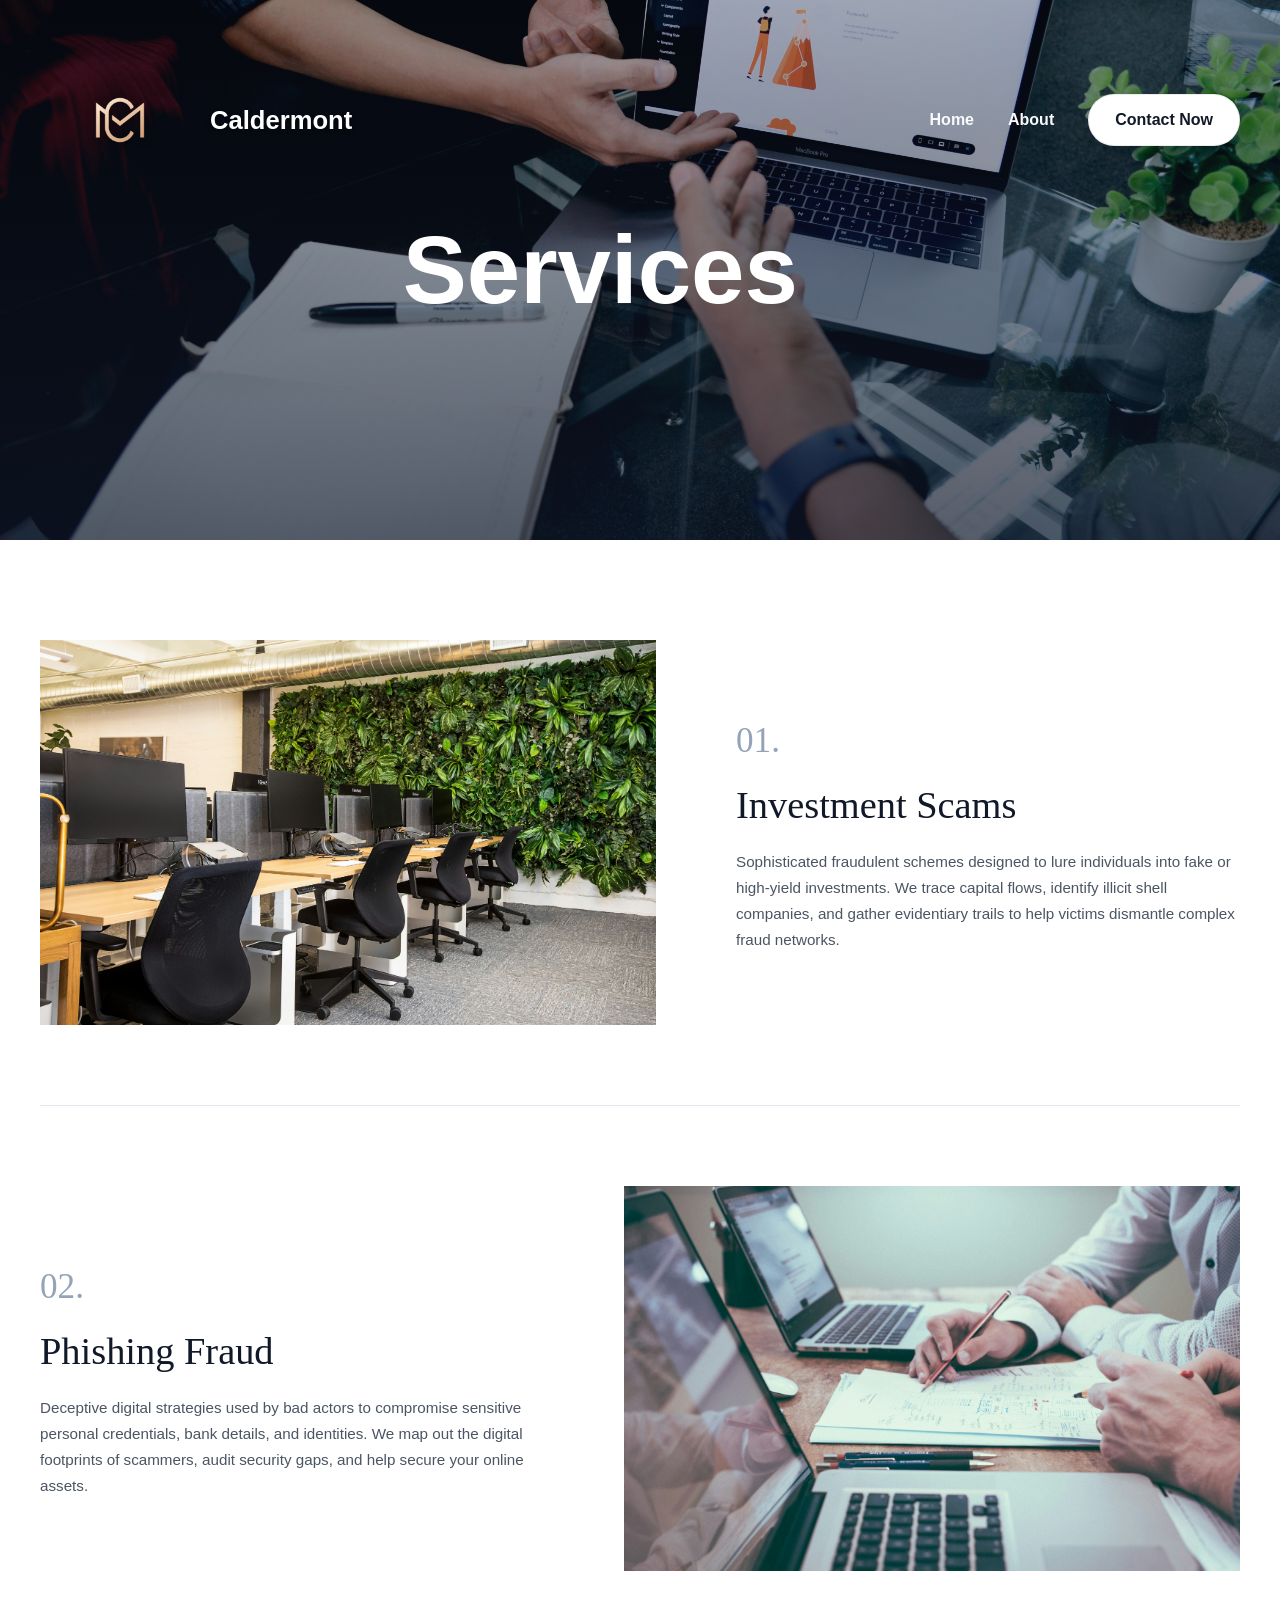
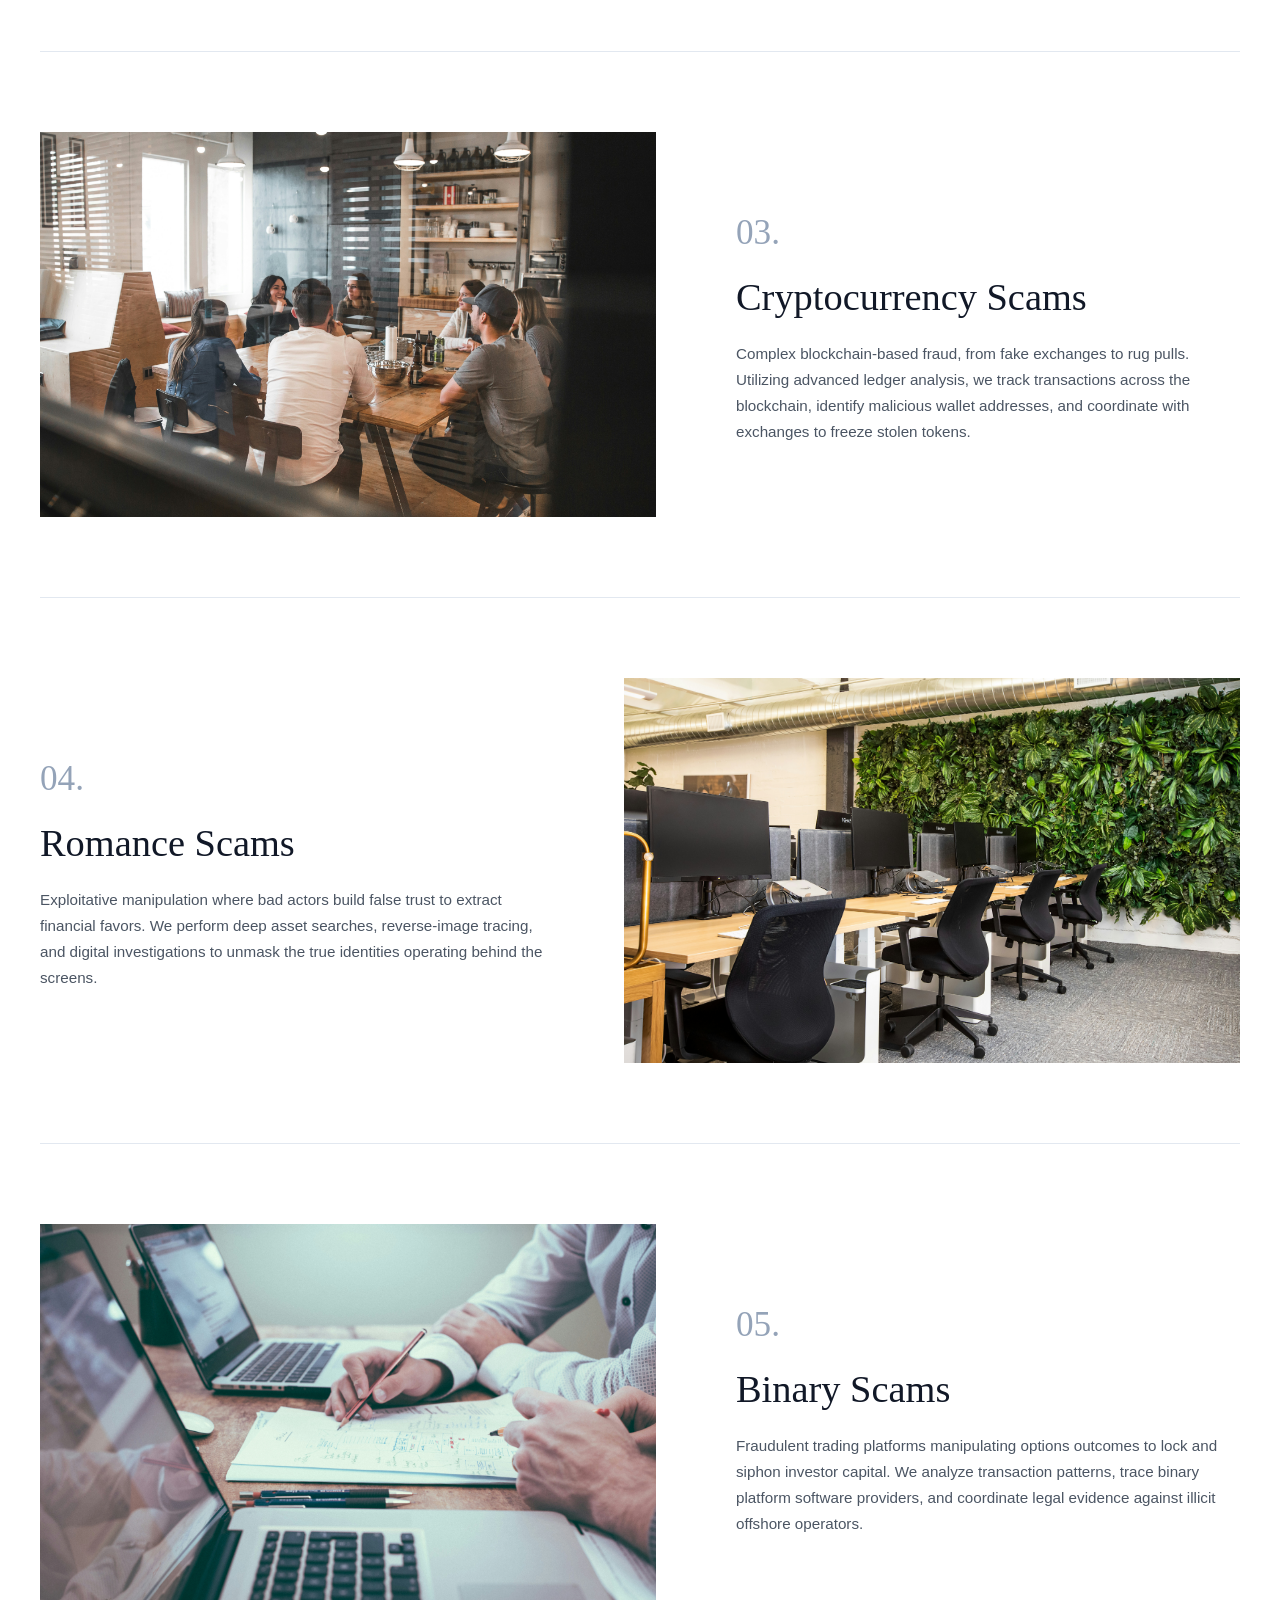
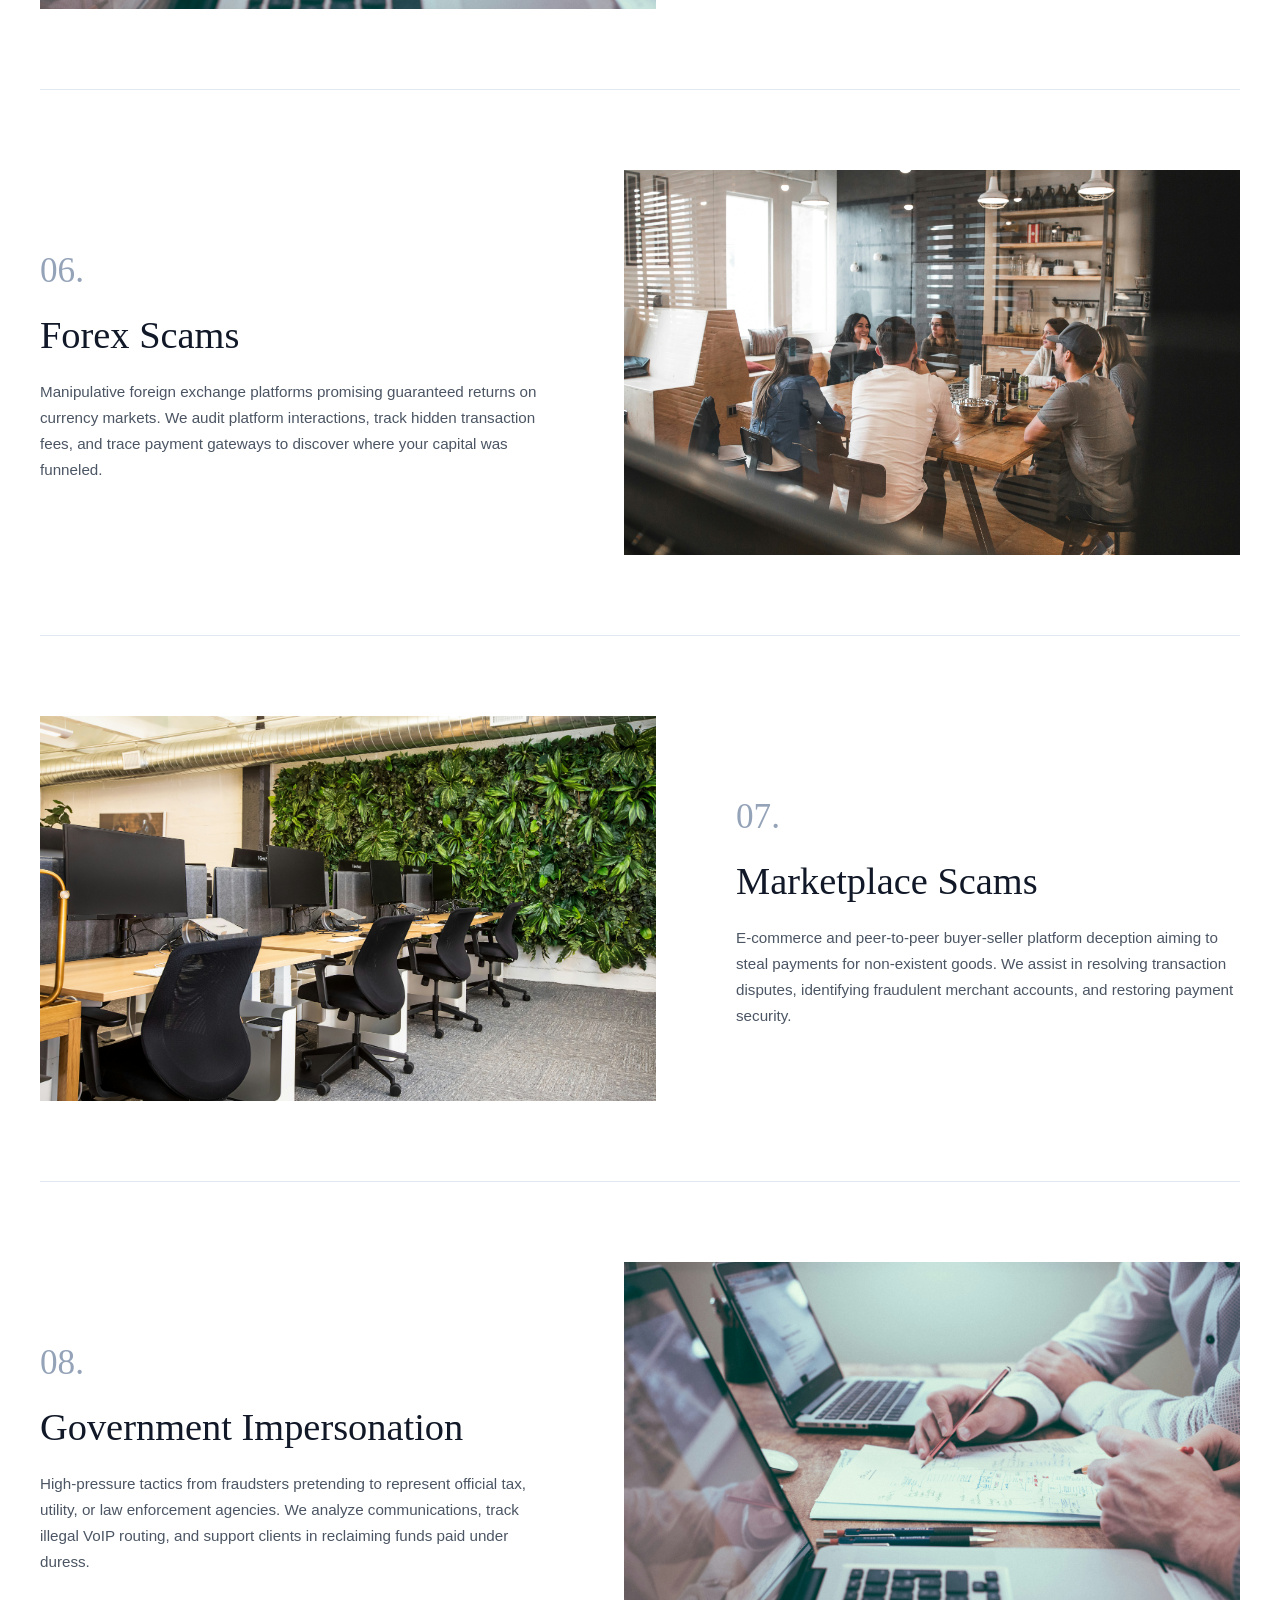
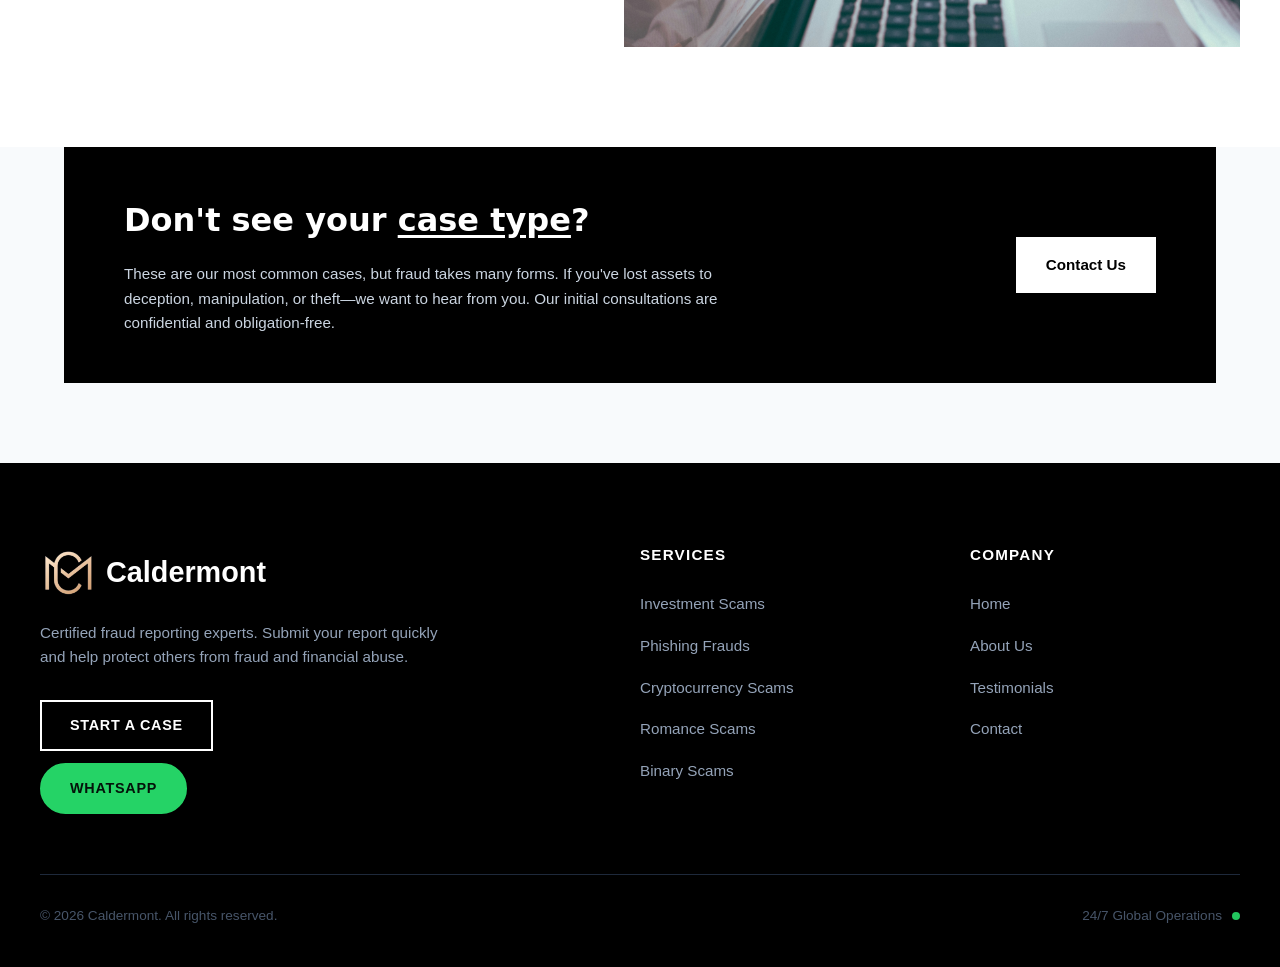
<file: service.html>
<!DOCTYPE html>
<html lang="en">
<head>
    <meta charset="UTF-8">
    <meta name="viewport" content="width=device-width, initial-scale=1.0">
    <title>Our Services | Caldermont</title>
     <!-- Site Favicon Logo -->
    <link rel="icon" type="image/png" sizes="48x48" href="august.webp" />
    <link rel="icon" type="image/png" sizes="192x192" href="august.webp" />
    <link rel="apple-touch-icon" href="august.webp" />
    <link rel="stylesheet" href="style.css" />
</head>
<body>

    <!-- HERO SECTION & HEADER -->
    <section class="hero-section hero-section-short">
        <header class="site-header">
          <div class="nav-inner">
            <div class="logo">
              <img src="preview.webp" alt="caldermont logo" class="logo-image" />
              <span class="logo-text">Caldermont</span>
            </div>
            <button class="hamburger-menu" id="hamburgerBtn">
              <span></span>
              <span></span>
              <span></span>
            </button>
            <nav class="main-nav" id="mainNav">
              <a href="index.html">Home</a>
              <a href="about.html">About</a>
              <a href="index.html#contact" class="nav-cta">Contact Now</a>
            </nav>
          </div>
        </header>
        <img
          src="service.webp"
          alt="Team collaborating in office"
          class="hero-image"
        />
        <div class="hero-content hero-content-center">
          <h1>Services</h1>
        </div>
    </section>

    <!-- 8-SERVICE ALTERNATING LAYOUT -->
    <section class="alternating-services-section">
      <div class="services-alt-container">
        
        <!-- Service Block 01: Investment Scams (Image Left) -->
        <div class="service-alt-row">
          <div class="service-alt-image">
            <img src="work.webp" alt="Investment Scams Analysis" />
          </div>
          <div class="service-alt-content">
            <span class="service-num">01.</span>
            <h2>Investment Scams</h2>
            <p>
              Sophisticated fraudulent schemes designed to lure individuals into fake or high-yield investments. We trace capital flows, identify illicit shell companies, and gather evidentiary trails to help victims dismantle complex fraud networks.
            </p>
          </div>
        </div>

        <!-- Service Block 02: Phishing Fraud (Image Right) -->
        <div class="service-alt-row reverse-row">
          <div class="service-alt-image">
            <img src="about.webp" alt="Phishing Fraud Investigation" />
          </div>
          <div class="service-alt-content">
            <span class="service-num">02.</span>
            <h2>Phishing Fraud</h2>
            <p>
              Deceptive digital strategies used by bad actors to compromise sensitive personal credentials, bank details, and identities. We map out the digital footprints of scammers, audit security gaps, and help secure your online assets.
            </p>
          </div>
        </div>

        <!-- Service Block 03: Cryptocurrency Scams (Image Left) -->
        <div class="service-alt-row">
          <div class="service-alt-image">
            <img src="act.webp" alt="Cryptocurrency Forensic Analysis" />
          </div>
          <div class="service-alt-content">
            <span class="service-num">03.</span>
            <h2>Cryptocurrency Scams</h2>
            <p>
              Complex blockchain-based fraud, from fake exchanges to rug pulls. Utilizing advanced ledger analysis, we track transactions across the blockchain, identify malicious wallet addresses, and coordinate with exchanges to freeze stolen tokens.
            </p>
          </div>
        </div>

        <!-- Service Block 04: Romance Scams (Image Right) -->
        <div class="service-alt-row reverse-row">
          <div class="service-alt-image">
            <img src="work.webp" alt="Romance Scams Digital Investigation" />
          </div>
          <div class="service-alt-content">
            <span class="service-num">04.</span>
            <h2>Romance Scams</h2>
            <p>
              Exploitative manipulation where bad actors build false trust to extract financial favors. We perform deep asset searches, reverse-image tracing, and digital investigations to unmask the true identities operating behind the screens.
            </p>
          </div>
        </div>

        <!-- Service Block 05: Binary Scams (Image Left) -->
        <div class="service-alt-row">
          <div class="service-alt-image">
            <img src="about.webp" alt="Binary Scams Analysis" />
          </div>
          <div class="service-alt-content">
            <span class="service-num">05.</span>
            <h2>Binary Scams</h2>
            <p>
              Fraudulent trading platforms manipulating options outcomes to lock and siphon investor capital. We analyze transaction patterns, trace binary platform software providers, and coordinate legal evidence against illicit offshore operators.
            </p>
          </div>
        </div>

        <!-- Service Block 06: Forex Scams (Image Right) -->
        <div class="service-alt-row reverse-row">
          <div class="service-alt-image">
            <img src="act.webp" alt="Forex Platform Auditing" />
          </div>
          <div class="service-alt-content">
            <span class="service-num">06.</span>
            <h2>Forex Scams</h2>
            <p>
              Manipulative foreign exchange platforms promising guaranteed returns on currency markets. We audit platform interactions, track hidden transaction fees, and trace payment gateways to discover where your capital was funneled.
            </p>
          </div>
        </div>

        <!-- Service Block 07: Marketplace Scams (Image Left) -->
        <div class="service-alt-row">
          <div class="service-alt-image">
            <img src="work.webp" alt="E-Commerce Marketplace Fraud" />
          </div>
          <div class="service-alt-content">
            <span class="service-num">07.</span>
            <h2>Marketplace Scams</h2>
            <p>
              E-commerce and peer-to-peer buyer-seller platform deception aiming to steal payments for non-existent goods. We assist in resolving transaction disputes, identifying fraudulent merchant accounts, and restoring payment security.
            </p>
          </div>
        </div>

        <!-- Service Block 08: Government Impersonation (Image Right) -->
        <div class="service-alt-row reverse-row">
          <div class="service-alt-image">
            <img src="about.webp" alt="Government Agency Impersonation Scams" />
          </div>
          <div class="service-alt-content">
            <span class="service-num">08.</span>
            <h2>Government Impersonation</h2>
            <p>
              High-pressure tactics from fraudsters pretending to represent official tax, utility, or law enforcement agencies. We analyze communications, track illegal VoIP routing, and support clients in reclaiming funds paid under duress.
            </p>
          </div>
        </div>

      </div>
    </section>

   <!-- CASE CTA BANNER SECTION -->
    <section class="case-cta-section">
      <div class="case-cta-container">
        <div class="case-cta-text">
          <h2>Don't see your <span class="underline">case type</span>?</h2>
          <p>
            These are our most common cases, but fraud takes many forms. If you've lost 
            assets to deception, manipulation, or theft—we want to hear from you. Our initial 
            consultations are confidential and obligation-free.
          </p>
        </div>
        <div class="case-cta-buttons">
          <a href="index.html#contact" class="btn-primary">Contact Us</a>
        </div>
      </div>
    </section>

    <!-- FOOTER -->
    <footer class="site-footer">
      <div class="footer-inner">
        <div class="footer-col brand-col">
          <div class="logo" style="display: flex; align-items: center; gap: 8px;">
            <img src="august.webp" alt="Caldermont Logo" style="height: 58px; width: auto;" />
            <span class="logo-text">Caldermont</span>
          </div>
          <p>Certified fraud reporting experts. Submit your report quickly and help protect others from fraud and financial abuse.</p>
          <div class="footer-cta-stack">
            <a href="index.html#contact" class="primary-button">START A CASE</a>
            <a href="https://wa.me/14253455107" target="_blank" rel="noopener noreferrer" class="whatsapp-button">WHATSAPP</a>
          </div>
        </div>

        <div class="footer-col">
          <h3>SERVICES</h3>
          <ul>
            <li><a href="service.html">Investment Scams</a></li>
            <li><a href="service.html">Phishing Frauds</a></li>
            <li><a href="service.html">Cryptocurrency Scams</a></li>
            <li><a href="service.html">Romance Scams</a></li>
            <li><a href="service.html">Binary Scams</a></li>
          </ul>
        </div>

        <div class="footer-col">
          <h3>COMPANY</h3>
          <ul>
            <li><a href="index.html">Home</a></li>
            <li><a href="about.html">About Us</a></li>
            <li><a href="index.html#testimonials">Testimonials</a></li>
            <li><a href="index.html#contact">Contact</a></li>
          </ul>
        </div>
      </div>

      <div class="footer-bottom">
        <p>&copy; 2026 Caldermont. All rights reserved.</p>
        <div class="footer-status">
          <span>24/7 Global Operations</span>
          <span class="status-dot"></span>
        </div>
      </div>
    </footer>

    <!-- MOBILE MENU JAVASCRIPT -->
    <script>
      const hamburgerBtn = document.getElementById('hamburgerBtn');
      const mainNav = document.getElementById('mainNav');

      hamburgerBtn.addEventListener('click', () => {
        hamburgerBtn.classList.toggle('active');
        mainNav.classList.toggle('active');
        document.body.classList.toggle('menu-open');
      });
    </script>
</body>
</html>
</file>
<file: style.css>
html {
  scroll-behavior: smooth;
}

* {
  box-sizing: border-box;
  margin: 0;
  padding: 0;
}

body {
  font-family: Arial, sans-serif;
  line-height: 1.6;
  color: #1f2937;
  background-color: #f8fafc;
}

.site-header {
  position: absolute;
  top: 40px;
  left: 0;
  width: 100%;
  padding: 0 24px;
  z-index: 2;
}

.nav-inner {
  max-width: 1200px;
  margin: 0 auto;
  display: flex;
  align-items: center;
  justify-content: space-between;
  gap: 24px;
}

.logo {
  display: inline-flex;
  align-items: center;
  gap: 10px;
  font-size: 1.4rem;
  font-weight: 800;
  color: #ffffff;
}


/* Replace old logo mark rules with this */
.logo-mark {
  width: 32px;
  height: 32px;
  background-color: #ff0000; /* Adobe Red */
  clip-path: polygon(
    0 0, 100% 0, 100% 100%, 65% 100%, 50% 55%, 35% 100%, 0 100%, 0 0,
    38% 22%, 50% 52%, 62% 22%
  );
  display: inline-block;
  flex-shrink: 0;
}

.main-nav {
  display: flex;
  align-items: center;
  gap: 34px;
}

.hamburger-menu {
  display: none;
  flex-direction: column;
  gap: 6px;
  background: none;
  border: none;
  cursor: pointer;
  padding: 0;
}

.hamburger-menu span {
  width: 25px;
  height: 2.5px;
  background-color: #ffffff;
  border-radius: 2px;
  transition: all 0.3s ease;
}

.hamburger-menu.active span:nth-child(1) {
  transform: rotate(45deg) translate(10px, 10px);
}

.hamburger-menu.active span:nth-child(2) {
  opacity: 0;
}

.hamburger-menu.active span:nth-child(3) {
  transform: rotate(-45deg) translate(7px, -7px);
}

body.menu-open {
  overflow: hidden;
  background: linear-gradient(90deg, rgba(0,0,0,0.3) 0%, rgba(0,0,0,0.3) 25%, transparent 25%);
}

.main-nav a {
  color: #f8fafc;
  text-decoration: none;
  margin-left: 0;
  font-weight: 600;
  transition: color 0.2s ease, transform 0.2s ease;
}

.main-nav a:hover {
  color: #ffffff;
  transform: translateY(-2px);
}

a.nav-cta {
  display: inline-flex;
  align-items: center;
  justify-content: center;
  background-color: #ffffff;
  color: #111827;
  padding: 12px 26px;
  border-radius: 9999px;
  border: 1px solid rgba(15, 23, 42, 0.08);
  font-weight: 700;
  text-decoration: none;
  box-shadow: 0 12px 30px rgba(0, 0, 0, 0.08);
  transition: transform 0.2s ease, background-color 0.2s ease;
}

a.nav-cta:hover {
  background-color: #f3f4f6;
  color: #111827;
  transform: translateY(-1px);
}

.hero-section {
  position: relative;
  min-height: 120vh;
  overflow: hidden;
}

.hero-section.hero-section-short {
  min-height: 60vh;
}

.hero-image {
  width: 100%;
  height: 100%;
  object-fit: cover;
  position: absolute;
  inset: 0;
  z-index: 0;
}

.about-section {
  background-color: #f8fafc;
  padding: 80px 24px;
  min-height: 100vh;
  display: flex;
  align-items: center;
}

.hero-content.hero-content-center {
  top: 48%;
}

.hero-content.hero-content-center h1 {
  font-size: clamp(3rem, 7vw, 5rem);
  margin: 0;
  text-align: center;
}

.hero-section::before {
  content: "";
  position: absolute;
  inset: 0;
  background: linear-gradient(180deg, rgba(15, 23, 42, 0.35), rgba(15, 23, 42, 0.7));
  z-index: 1;
}

.about-container {
  max-width: 1400px;
  margin: 0 auto;
  display: grid;
  grid-template-columns: 1fr 1fr;
  gap: 80px;
  align-items: center;
}

.about-images {
  display: flex;
  width: 100%;
  height: 500px;
}

.about-image {
  width: 100%;
  height: 100%;
  object-fit: cover;
  border-radius: 12px;
}

.about-content {
  display: flex;
  flex-direction: column;
  gap: 20px;
  padding-top: 40px;
}

.hero-content {
  position: absolute;
  top: 28%;
  left: 6%;
  width: clamp(320px, 46%, 620px);
  text-align: left;
  color: #ffffff;
  padding: 24px 0;
  z-index: 2;
}

.hero-content.hero-content-center {
  top: 50%;
  left: 50%;
  transform: translate(-50%, -50%);
  text-align: center;
  width: min(90%, 720px);
}

.hero-content.hero-content-center h1 {
  font-size: clamp(3.5rem, 8vw, 6rem);
  line-height: 1;
  margin: 0;
}

.hero-pretitle {
  text-transform: uppercase;
  letter-spacing: 0.2em;
  font-size: 0.9rem;
  margin-bottom: 18px;
  opacity: 0.85;
}

.hero-content h1 {
  font-size: clamp(3rem, 5vw, 5rem);
  line-height: 1.02;
  margin-bottom: 20px;
  max-width: 12ch;
}

.hero-description {
  font-size: 1.05rem;
  max-width: 34rem;
  margin-bottom: 28px;
  color: #e5e7eb;
}

.primary-button {
  background-color: transparent;
  color: #ffffff;
  border: 2px solid #ffffff;
  border-radius: 0;
  padding: 16px 28px;
  font-size: 1rem;
  font-weight: 700;
  cursor: pointer;
  transition: background-color 0.25s ease, color 0.25s ease;
}

.primary-button:hover {
  background-color: #ffffff;
  color: #111827;
}

.about-pretitle {
  text-transform: uppercase;
  letter-spacing: 0.12em;
  font-size: 0.8rem;
  color: #3b82f6;
  margin-bottom: 8px;
  font-weight: 700;
}

.about-heading {
  font-size: clamp(2rem, 4vw, 3rem);
  line-height: 1.3;
  color: #1f2937;
  margin-bottom: 20px;
  max-width: 600px;
  font-weight: 700;
}

.about-description {
  font-size: 0.95rem;
  line-height: 1.7;
  color: #4b5563;
  margin-bottom: 12px;
  max-width: 550px;
  font-weight: 400;
}

.info-section {
  max-width: 1200px;
  margin: 0 auto;
  padding: 64px 24px;
  background-color: #f8fafc;
}

.info-grid {
  display: grid;
  grid-template-columns: 0.8fr 1.2fr; 
  align-items: center;
  gap: 48px;
}

.info-image img {
  width: 100%;
  height: 500px; 
  object-fit: cover;
  border-radius: 24px;
  box-shadow: 0 24px 80px rgba(15, 23, 42, 0.12);
}

.info-copy {
  display: flex;
  flex-direction: column;
  gap: 24px;
}

.section-label {
  text-transform: uppercase;
  letter-spacing: 0.32em;
  font-size: 0.9rem;
  color: #64748b;
}

.info-section h2 {
  font-size: clamp(2.25rem, 3vw, 3.5rem);
  margin: 0;
  color: #1f2937;
}

.info-section p {
  font-size: 1rem;
  color: #4b5563;
  line-height: 1.8;
}

.info-section a {
  color: #2563eb;
  text-decoration: none;
}

.info-section a:hover {
  color: #1d4ed8;
  text-decoration: underline;
}

a.secondary-button {
  display: inline-flex;
  align-items: center;
  justify-content: center;
  background-color: #000000;
  color: #ffffff !important; 
  padding: 8px 14px; 
  border-radius: 0;
  border: 1px solid #000000;
  text-decoration: none !important; 
  font-size: 0.82rem; 
  font-weight: 700;
  width: 130px;
  transition: background-color 0.25s ease, color 0.25s ease, border-color 0.25s ease;
}

a.secondary-button:hover {
  background-color: #ffffff;
  color: #000000 !important; 
  border-color: #000000;
  text-decoration: none !important; 
}

/* ==========================================================================
   UPDATED MEDIA QUERIES FOR FIXED HERO HEIGHT & TOP HAMBURGER INDEX
   ========================================================================== */

@media (max-width: 768px) {
  .site-header {
    position: fixed; 
    top: 0;
    left: 0;
    width: 100%;
    padding: 16px 16px;
    background-color: rgba(15, 23, 42, 0.95);
    z-index: 1010; 
  }

  .nav-inner {
    flex-direction: row;
    gap: 0;
    justify-content: space-between;
  }

  .logo {
    font-size: 1.1rem;
    gap: 6px;
  }

  .logo-mark {
    width: 28px;
    height: 28px;
  }

  .hamburger-menu {
    display: flex;
    z-index: 1020;
  }

  .main-nav {
    position: fixed;
    top: 60px;
    right: 0;
    width: 75%;
    max-width: 300px;
    flex-direction: column;
    gap: 0;
    background-color: rgba(15, 23, 42, 0.98);
    padding: 16px;
    display: none;
    z-index: 1005;
    height: calc(100vh - 60px);
    overflow-y: auto;
    box-shadow: -2px 0 8px rgba(0, 0, 0, 0.3);
  }

  .main-nav.active {
    display: flex;
  }

  .main-nav a {
    font-size: 0.9rem;
    font-weight: 500;
    padding: 12px 0;
    border-bottom: 1px solid rgba(255, 255, 255, 0.1);
  }

  .main-nav a:last-child {
    border-bottom: none;
  }

  a.nav-cta {
    padding: 10px 18px;
    font-size: 0.85rem;
    margin-top: 12px;
    border-bottom: none;
  }

  .hero-section {
    min-height: auto;
    height: auto;
    display: flex;
    flex-direction: column;
    padding: 100px 24px 60px 24px;
  }

  .hero-image {
    position: absolute;
    inset: 0;
    width: 100%;
    height: 100%;
    object-fit: cover;
    z-index: 0;
  }

  .hero-content {
    position: relative;
    top: 0;
    left: 0;
    width: 100%;
    padding: 0;
    margin-top: 20px;
    z-index: 2;
  }

  .hero-pretitle {
    font-size: 0.75rem;
    margin-bottom: 12px;
  }

  .hero-content h1 {
    font-size: clamp(2rem, 6vw, 2.8rem);
    margin-bottom: 12px;
    max-width: 100%;
  }

  .hero-description {
    font-size: 0.95rem;
    margin-bottom: 24px;
  }

  .primary-button {
    padding: 12px 24px;
    font-size: 0.9rem;
  }

  .hero-content.hero-content-center {
    text-align: center;
    left: 0;
    transform: none;
    width: 100%;
    max-width: 100%;
    padding: 0;
  }

  .hero-content.hero-content-center h1 {
    font-size: clamp(2rem, 6vw, 2.8rem);
  }

  .info-grid {
    grid-template-columns: 1fr !important;
    gap: 24px;
  }

  .info-image img {
    max-height: 300px;
  }

  .about-section {
    padding: 40px 16px;
    min-height: auto;
    align-items: flex-start;
  }

  .about-container {
    grid-template-columns: 1fr;
    gap: 30px;
    max-width: 100%;
  }

  .about-images {
    height: 300px;
    width: 100%;
  }

  .about-content {
    padding-top: 0;
    gap: 16px;
  }

  .about-pretitle {
    font-size: 0.7rem;
    letter-spacing: 0.1em;
  }

  .about-heading {
    font-size: clamp(1.5rem, 5vw, 2rem);
    line-height: 1.25;
    margin-bottom: 12px;
  }

  .about-description {
    font-size: 0.9rem;
    line-height: 1.6;
    margin-bottom: 8px;
  }

  .section-label {
    font-size: 0.75rem;
  }

  .info-section {
    padding: 40px 16px;
  }

  .info-image img {
    max-height: 350px;
  }

  .info-section h2 {
    font-size: clamp(1.5rem, 4vw, 2rem);
  }

  .info-section p {
    font-size: 0.9rem;
  }

  .secondary-button,
  .primary-button {
    padding: 12px 20px;
    font-size: 0.85rem;
  }
}

@media (max-width: 480px) {
  .site-header {
    padding: 12px 12px;
  }

  .nav-inner {
    gap: 8px;
  }

  .logo {
    font-size: 1.1rem;
  }

  .hamburger-menu span {
    width: 22px;
    height: 2px;
  }

  .main-nav {
    top: 50px;
    width: 80%;
    max-width: 280px;
    height: calc(100vh - 50px);
  }

  .hero-section {
    padding: 90px 16px 50px 16px;
  }

  .hero-content {
    margin-top: 10px;
    width: 100%;
  }

  .hero-pretitle {
    font-size: 0.7rem;
    margin-bottom: 8px;
  }

  .hero-content h1 {
    font-size: 1.8rem;
  }

  .hero-description {
    font-size: 0.88rem;
    margin-bottom: 20px;
  }

  .primary-button {
    padding: 10px 16px;
    font-size: 0.85rem;
  }

  .hero-content.hero-content-center {
    text-align: center;
    left: 0;
    transform: none;
    width: 100%;
    max-width: 100%;
    padding: 0;
  }

  .hero-content.hero-content-center h1 {
    font-size: 1.6rem;
  }

  .info-grid {
    grid-template-columns: 1fr !important;
    gap: 20px;
  }

  .info-image img {
    max-height: 250px;
  }

  .about-section {
    padding: 24px 12px;
  }

  .about-container {
    gap: 20px;
  }

  .about-images {
    height: 250px;
  }

  .about-pretitle {
    font-size: 0.65rem;
  }

  .about-heading {
    font-size: 1.3rem;
    margin-bottom: 12px;
  }

  .about-description {
    font-size: 0.85rem;
    line-height: 1.5;
  }

  .info-section {
    padding: 24px 12px;
  }

  .info-section h2 {
    font-size: 1.3rem;
  }

  .info-section p {
    font-size: 0.85rem;
  }

  .secondary-button,
  .primary-button {
    padding: 10px 16px;
    font-size: 0.8rem;
  }
}

/* ==========================================
   Stats Counter Section (From Image)
   ========================================== */
.stats-section {
  background-color: #000000;
  color: #ffffff;
  padding: 100px 24px;
}

.stats-container {
  max-width: 1200px;
  margin: 0 auto;
  display: grid;
  grid-template-columns: repeat(3, 1fr); 
  gap: 32px;
  text-align: center;
}

.stat-item {
  display: flex;
  flex-direction: column;
  align-items: center;
}

.stat-icon {
  color: #ffffff;
  margin-bottom: 12px;
  display: flex;
  align-items: center;
  justify-content: center;
}

.stat-number {
  font-size: clamp(2.2rem, 4.5vw, 3.8rem);
  font-weight: 700;
  margin-bottom: 10px;
  line-height: 1;
  letter-spacing: -0.02em;
}

.stat-label {
  font-size: clamp(0.85rem, 1.2vw, 1rem);
  color: #ffffff;
  font-weight: 400;
  opacity: 0.9;
}

@media (max-width: 768px) {
  .stats-container {
    grid-template-columns: repeat(2, 1fr);
    gap: 48px 24px;
  }
}

@media (max-width: 480px) {
  .stats-container {
    grid-template-columns: 1fr;
    gap: 40px;
  }
}

/* ==========================================
   Expertise Section Styles
   ========================================== */
.expertise-section {
  max-width: 1200px;
  margin: 0 auto;
  padding: 40px 24px;
  background-color: #f8fafc;
}

.expertise-section .section-label {
  margin-bottom: 24px;
  font-weight: 700;
  color: #5c6e7e; 
}

.tags-container {
  display: flex;
  flex-wrap: wrap;
  gap: 12px 16px; 
}

.tag {
  display: inline-flex;
  align-items: center;
  justify-content: center;
  padding: 10px 22px;
  border-radius: 9999px; 
  font-size: 0.95rem;
  font-weight: 500;
  border: 1px solid transparent;
  white-space: nowrap;
}

.tag-property {
  background-color: #f0f6ff;
  color: #2563eb;
  border-color: #bfdbfe;
}

.tag-credit {
  background-color: #f0fdf4;
  color: #16a34a;
  border-color: #bbf7d0;
}

.tag-crypto {
  background-color: #faf5ff;
  color: #9333ea;
  border-color: #e9d5ff;
}

.tag-stock {
  background-color: #fffbeb;
  color: #d97706;
  border-color: #fde68a;
}

.tag-forex {
  background-color: #fef2f2;
  color: #dc2626;
  border-color: #fee2e2;
}

.tag-binary {
  background-color: #ecfeff;
  color: #0891b2;
  border-color: #cffafe;
}

.tag-forensic {
  background-color: #fff7ed;
  color: #ea580c;
  border-color: #ffedd5;
}

.tag-legal {
  background-color: #fdf2f8;
  color: #db2777;
  border-color: #fce7f3;
}

@media (max-width: 480px) {
  .expertise-section {
    padding: 24px 12px;
  }
  .tag {
    padding: 8px 16px;
    font-size: 0.85rem;
  }
}

/* ==========================================
   FAQ / Accordion Section Styles
   ========================================== */
.faq-grid {
  display: grid;
  grid-template-columns: 0.9fr 1.1fr; 
  align-items: start;
  gap: 64px;
}

.faq-copy {
  display: flex;
  flex-direction: column;
  gap: 16px;
  position: sticky;
  top: 40px;
}

.faq-copy .section-label {
  color: #2563eb; 
  font-weight: 700;
}

.faq-accordion {
  display: flex;
  flex-direction: column;
  border-top: 1px solid #e2e8f0;
}

.accordion-item {
  border-bottom: 1px solid #e2e8f0;
}

.accordion-header {
  width: 100%;
  display: flex;
  justify-content: space-between;
  align-items: center;
  padding: 24px 0;
  background: none;
  border: none;
  font-size: 1.05rem;
  font-weight: 600;
  color: #1f2937; 
  text-align: left;
  cursor: pointer;
  transition: color 0.2s ease;
}

.accordion-header:hover {
  color: #2563eb; 
}

.accordion-header .chevron {
  color: #94a3b8;
  transition: transform 0.3s cubic-bezier(0.4, 0, 0.2, 1);
}

.accordion-item.active .accordion-header .chevron {
  transform: rotate(180deg);
  color: #2563eb;
}

.accordion-content {
  max-height: 0;
  overflow: hidden;
  transition: max-height 0.3s ease-out, padding-bottom 0.3s ease;
}

.accordion-item.active .accordion-content {
  max-height: 200px; 
  padding-bottom: 24px;
}

.accordion-content p {
  color: #4b5563;
  font-size: 0.95rem;
  line-height: 1.6;
}

@media (max-width: 768px) {
  .faq-grid {
    grid-template-columns: 1fr !important;
    gap: 32px;
  }
  .faq-copy {
    position: relative;
    top: 0;
  }
  .accordion-header {
    padding: 18px 0;
    font-size: 0.95rem;
  }
}

/* ==========================================
   Services Section Styles
   ========================================== */
.services-section {
  max-width: 1200px;
  margin: 0 auto;
  padding: 80px 24px;
  background-color: #f8fafc;
}

.services-header {
  text-align: center;
  margin-bottom: 56px;
}

.services-header .section-label {
  margin-bottom: 12px;
}

.services-header h2 {
  font-size: clamp(2rem, 3.5vw, 2.75rem);
  font-weight: 700;
  color: #1f2937;
}

.services-grid {
  display: grid;
  grid-template-columns: repeat(3, 1fr);
  gap: 32px;
  margin-bottom: 48px;
}

.service-card {
  display: flex;
  flex-direction: column;
  background-color: #ffffff; 
  border: 1px solid #e2e8f0; 
  border-radius: 8px; 
  overflow: hidden; 
  box-shadow: 0 4px 6px -1px rgba(0, 0, 0, 0.05), 0 2px 4px -1px rgba(0, 0, 0, 0.03); 
  transition: transform 0.25s ease, box-shadow 0.25s ease; 
}

.service-card:hover {
  transform: translateY(-4px);
  box-shadow: 0 10px 15px -3px rgba(0, 0, 0, 0.08), 0 4px 6px -2px rgba(0, 0, 0, 0.04);
}

.service-image {
  width: 100%;
  height: 200px; 
  overflow: hidden;
}

.service-image img {
  width: 100%;
  height: 100%;
  object-fit: cover;
}

.service-card h3,
.service-card p {
  padding-left: 20px;
  padding-right: 20px;
}

.service-card h3 {
  font-size: 1.25rem;
  font-weight: 700;
  color: #1f2937;
  margin-top: 20px;
  margin-bottom: 10px;
  line-height: 1.2;
}

.service-card p {
  font-size: 0.9rem;
  color: #4b5563;
  line-height: 1.6;
  margin-bottom: 24px; 
}

.services-action {
  display: flex;
  justify-content: center;
  margin-top: 16px;
}

.services-action a.secondary-button {
  width: 160px; 
}

@media (max-width: 968px) {
  .services-grid {
    grid-template-columns: repeat(2, 1fr);
    gap: 40px 24px;
  }
}

@media (max-width: 600px) {
  .services-section {
    padding: 48px 16px;
  }
  .services-header {
    margin-bottom: 36px;
  }
  .services-grid {
    grid-template-columns: 1fr;
    gap: 36px;
  }
  .service-image {
    height: 200px;
    margin-bottom: 16px;
  }
}

/* ==========================================
   Sharp Black & White CTA Banner Section
   ========================================== */
.cta-banner-section {
  max-width: 1200px;
  margin: 0 auto;
  padding: 0 24px 40px 24px; 
  background-color: #f8fafc;
}

.cta-banner-container {
  background-color: #000000;
  color: #ffffff;
  padding: 32px 40px; 
  display: flex;
  align-items: center;
  justify-content: space-between;
  gap: 32px;
  border-radius: 0;
}

.cta-banner-copy {
  max-width: 600px;
}

.cta-banner-copy h2 {
  font-size: 1.5rem; 
  font-weight: 700;
  color: #ffffff;
  margin-bottom: 8px; 
  line-height: 1.2;
}

.cta-banner-copy .highlight-text {
  color: #ffffff;
  text-decoration: underline;
  text-underline-offset: 4px;
}

.cta-banner-copy p {
  font-size: 0.9rem; 
  color: #cbd5e1; 
  line-height: 1.5;
}

.cta-banner-actions {
  display: flex;
  align-items: center;
  gap: 12px; 
  flex-shrink: 0;
}

.cta-banner-actions .primary-button {
  background-color: #ffffff;
  color: #000000;
  border: 1.5px solid #ffffff;
  border-radius: 0;
  padding: 10px 18px; 
  font-size: 0.85rem; 
  font-weight: 700;
  cursor: pointer;
  white-space: nowrap;
  transition: background-color 0.25s ease, color 0.25s ease;
}

.cta-banner-actions .primary-button:hover {
  background-color: transparent;
  color: #ffffff;
}

.cta-banner-actions a.secondary-button {
  background-color: transparent !important;
  color: #ffffff !important;
  border: 1.5px solid #ffffff !important;
  border-radius: 0 !important;
  padding: 10px 18px !important; 
  font-size: 0.85rem !important; 
  font-weight: 700 !important;
  width: auto !important;
  height: auto !important;
  white-space: nowrap;
  text-decoration: none !important;
  transition: background-color 0.25s ease, color 0.25s ease !important;
}

.cta-banner-actions a.secondary-button:hover {
  background-color: #ffffff !important;
  color: #000000 !important;
}

@media (max-width: 992px) {
  .cta-banner-container {
    flex-direction: column;
    text-align: center;
    align-items: center;
    padding: 32px 24px;
  }
  .cta-banner-actions {
    justify-content: center;
    width: 100%;
  }
}

@media (max-width: 600px) {
  .cta-banner-section {
    padding: 0 16px 32px 16px;
  }
  .cta-banner-actions {
    flex-direction: column;
    gap: 10px;
  }
  .cta-banner-actions .primary-button,
  .cta-banner-actions a.secondary-button {
    width: 100% !important;
  }
}

/* ==========================================
   Testimonials Carousel Section Styles
   ========================================== */
.testimonials-section {
  max-width: 1200px;
  margin: 0 auto;
  padding: 60px 24px;
  background-color: #ffffff;
}

.testimonials-header {
  margin-bottom: 40px;
}

.carousel-wrapper {
  position: relative;
  display: flex;
  align-items: center;
}

.carousel-arrow {
  position: absolute;
  top: 50%;
  transform: translateY(-50%);
  width: 48px;
  height: 48px;
  border-radius: 50%;
  background-color: #ffffff;
  border: 1px solid #e2e8f0;
  color: #64748b;
  display: flex;
  align-items: center;
  justify-content: center;
  cursor: pointer;
  z-index: 10;
  box-shadow: 0 4px 6px -1px rgba(0, 0, 0, 0.05);
  transition: all 0.2s ease;
}

.carousel-arrow:hover {
  background-color: #f8fafc;
  color: #1e293b;
}

.prev-arrow { left: -24px; }
.next-arrow { right: -24px; }

.carousel-track-container {
  width: 100%;
  overflow: hidden;
}

.carousel-track {
  display: flex; 
  gap: 24px;
  transition: transform 0.4s cubic-bezier(0.25, 1, 0.5, 1);
  will-change: transform;
}

.testimonial-card {
  flex: 0 0 calc(33.333% - 16px); 
  background-color: #ffffff;
  border: 1px solid #e2e8f0;
  border-radius: 12px;
  padding: 32px;
  display: flex;
  flex-direction: column;
  min-height: 380px;
  box-sizing: border-box;
}

.card-top {
  display: flex;
  justify-content: space-between;
  align-items: flex-start;
  margin-bottom: 16px;
}

.client-meta h3 {
  font-size: 1.15rem;
  font-weight: 700;
  color: #0f172a;
  margin-bottom: 2px;
}

.client-title {
  font-size: 0.9rem;
  color: #64748b;
}

.client-size {
  font-size: 0.85rem;
  color: #94a3b8;
}

.star-rating {
  color: #f59e0b; 
  font-size: 1rem;
  letter-spacing: 2px;
}

.card-badges {
  display: flex;
  gap: 8px;
  margin-bottom: 20px;
}

.badge {
  font-size: 0.72rem;
  font-weight: 700;
  padding: 6px 12px;
  border-radius: 4px;
  letter-spacing: 0.5px;
}

.badge-gray {
  background-color: #f1f5f9;
  color: #475569;
}

.badge-green {
  background-color: #ecfdf5;
  color: #059669;
}

.card-quote {
  font-size: 0.95rem;
  color: #334155;
  line-height: 1.6;
  margin-bottom: auto; 
}

.card-footer {
  border-top: 1px solid #f1f5f9;
  padding-top: 16px;
  margin-top: 24px;
  display: flex;
  justify-content: space-between;
  align-items: center;
  font-size: 0.85rem;
}

.client-location {
  color: #94a3b8;
}

.footer-tag {
  background-color: #f1f5f9;
  color: #475569;
  font-weight: 700;
  font-size: 0.7column;
  padding: 4px 8px;
  border-radius: 4px;
}

.carousel-controls {
  display: flex;
  align-items: center;
  justify-content: center;
  gap: 20px;
  margin-top: 32px;
}

.pagination-dots {
  display: flex;
  align-items: center;
  gap: 8px;
}

.dot {
  width: 8px;
  height: 8px;
  border-radius: 50%;
  background-color: #cbd5e1;
  transition: all 0.3s ease;
}

.dot.active {
  width: 24px; 
  border-radius: 4px;
  background-color: #0f172a;
}

.pagination-counter {
  font-size: 0.85rem;
  color: #64748b;
  font-weight: 500;
}

@media (max-width: 1024px) {
  .testimonial-card {
    flex: 0 0 calc(50% - 12px); 
  }
}

@media (max-width: 640px) {
  .testimonial-card {
    flex: 0 0 100%; 
  }
}

.contact-section {
  max-width: 1200px;
  margin: 0 auto;
  padding: 80px 24px; 
  background-color: #ffffff;
}

.contact-grid {
  display: grid;
  grid-template-columns: 1fr 1.2fr;
  gap: 64px;
  align-items: start;
}

.contact-info .section-label {
  display: inline-block;
  font-size: 0.8rem;
  font-weight: 700;
  letter-spacing: 1px;
  color: #000000;
  margin-bottom: 16px;
}

.contact-info h2 {
  font-size: clamp(2rem, 3.5vw, 2.75rem);
  font-weight: 700;
  color: #000000;
  margin-bottom: 16px;
  line-height: 1.2;
}

.contact-subtitle {
  font-size: 1rem;
  color: #4b5563;
  line-height: 1.6;
  margin-bottom: 40px;
}

.info-blocks {
  display: flex;
  flex-direction: column;
  gap: 24px;
}

.info-block h3 {
  font-size: 1.1rem;
  font-weight: 700;
  color: #000000;
  margin-bottom: 4px;
}

.info-block p, .info-block a {
  font-size: 0.95rem;
  color: #4b5563;
  text-decoration: none;
}

.info-block a[href^="mailto:"] {
  color: #2563eb;
}

.info-block a[href^="mailto:"]:hover {
  text-decoration: underline;
  color: #1d4ed8;
}

.contact-form-container {
  background-color: #ffffff;
  border: 2px solid #000000; 
  border-radius: 0; 
  padding: 40px;
}

.form-title-tag {
  display: block;
  font-size: 0.85rem;
  font-weight: 700;
  color: #000000;
  margin-bottom: 24px;
  letter-spacing: 0.5px;
}

.form-row {
  display: flex;
  gap: 16px;
}

.form-row .form-group {
  flex: 1;
}

.form-group {
  margin-bottom: 20px;
  display: flex;
  flex-direction: column;
}

.form-group label {
  font-size: 0.85rem;
  font-weight: 600;
  color: #111827;
  margin-bottom: 6px;
}

.contact-form-container input[type="text"],
.contact-form-container input[type="email"],
.contact-form-container input[type="tel"],
.contact-form-container select,
.contact-form-container textarea {
  width: 100%;
  padding: 12px 14px;
  font-size: 0.9rem;
  border: 1px solid #000000;
  border-radius: 0;
  background-color: #ffffff;
  color: #000000;
  box-sizing: border-box;
  font-family: inherit;
  transition: background-color 0.2s;
}

.contact-form-container input:focus,
.contact-form-container select:focus,
.contact-form-container textarea:focus {
  outline: none;
  background-color: #f8fafc; 
}

.radio-group {
  display: flex;
  gap: 24px;
  margin-top: 4px;
}

.radio-label {
  display: flex;
  align-items: center;
  gap: 8px;
  cursor: pointer;
  font-size: 0.9rem;
}

.radio-label input[type="radio"] {
  accent-color: #000000; 
  width: 16px;
  height: 16px;
}

.contact-form-container textarea {
  resize: vertical;
}

.form-submit-btn {
  width: 100%;
  background-color: #000000;
  color: #ffffff;
  border: 2px solid #000000;
  border-radius: 0;
  padding: 14px;
  font-size: 0.9rem;
  font-weight: 700;
  cursor: pointer;
  letter-spacing: 0.5px;
  transition: all 0.2s ease;
  margin-top: 8px;
}

.form-submit-btn:hover {
  background-color: #ffffff;
  color: #000000;
}

.form-disclaimer {
  font-size: 0.75rem;
  color: #6b7280;
  text-align: center;
  margin-top: 16px;
  line-height: 1.4;
}

.form-disclaimer a {
  color: #000000;
  text-decoration: underline;
}

@media (max-width: 968px) {
  .contact-grid {
    grid-template-columns: 1fr;
    gap: 48px;
  }
}

@media (max-width: 600px) {
  .contact-section {
    padding: 48px 16px;
  }
  .contact-form-container {
    padding: 24px 16px;
  }
  .form-row {
    flex-direction: column;
    gap: 0;
  }
}

.contact-form-container select option {
  max-height: 240px;
  overflow-y: auto;
}

.site-footer {
  background-color: #000000; 
  color: #ffffff;
  padding: 80px 24px 40px 24px;
}

.footer-inner {
  max-width: 1200px;
  margin: 0 auto;
  display: grid;
  grid-template-columns: 2fr 1fr 1fr;
  gap: 60px;
  margin-bottom: 60px;
}

.brand-col .logo {
  font-size: 1.8rem;
  font-weight: 800;
  color: #ffffff;
  margin-bottom: 16px;
}

.brand-col p {
  color: #94a3b8;
  margin: 20px 0 30px 0;
  line-height: 1.6;
  font-size: 0.95rem;
  max-width: 400px;
}

.footer-cta-stack {
  display: flex;
  flex-direction: column;
  align-items: flex-start;
  gap: 12px;
  width: fit-content;
}

.brand-col .primary-button,
.brand-col .whatsapp-button {
  display: inline-flex;
  align-items: center;
  justify-content: center;
  min-height: 48px;
  padding: 12px 28px;
  font-size: 0.9rem;
  font-weight: 700;
  letter-spacing: 0.05em;
  text-decoration: none !important;
  transition: background-color 0.25s ease, color 0.25s ease, border-color 0.25s ease, transform 0.2s ease;
}

.brand-col .primary-button {
  background-color: transparent;
  color: #ffffff !important;
  border: 2px solid #ffffff;
  border-radius: 0;
}

.brand-col .primary-button:hover {
  background-color: #ffffff;
  color: #000000 !important; 
}

.brand-col .whatsapp-button {
  background-color: #25d366;
  color: #04130a !important;
  border: 2px solid #25d366;
  border-radius: 999px;
}

.brand-col .whatsapp-button:hover {
  background-color: #1ebc5a;
  border-color: #1ebc5a;
  color: #04130a !important;
  transform: translateY(-1px);
}

.footer-col h3 {
  font-size: 0.95rem;
  font-weight: 700;
  text-transform: uppercase;
  letter-spacing: 0.08em;
  margin-bottom: 24px;
  color: #ffffff;
}

.footer-col ul {
  list-style: none;
}

.footer-col ul li {
  margin-bottom: 16px;
}

.footer-col ul li a {
  color: #94a3b8; 
  text-decoration: none !important;
  font-size: 0.95rem;
  transition: color 0.2s;
}

.footer-col ul li a:hover {
  color: #ffffff;
}

.footer-bottom {
  max-width: 1200px;
  margin: 0 auto;
  border-top: 1px solid #1e293b; 
  padding-top: 30px;
  display: flex;
  justify-content: space-between;
  align-items: center;
  font-size: 0.85rem;
  color: #475569;
}

.footer-status {
  display: flex;
  align-items: center;
  gap: 10px;
  color: #475569;
}

.status-dot {
  width: 8px;
  height: 8px;
  background-color: #22c55e; 
  border-radius: 50%;
}

@media (max-width: 768px) {
  .footer-inner {
    grid-template-columns: 1fr;
    gap: 40px;
  }

  .footer-cta-stack {
    width: 100%;
    align-items: stretch;
  }

  .brand-col .primary-button,
  .brand-col .whatsapp-button {
    width: 100%;
    min-width: 0;
  }

  .footer-bottom {
    flex-direction: column;
    gap: 15px;
    text-align: center;
  }
}

/* ==========================================================================
   APPENDED STYLE: STARK BLACK FEATURE SECTION (TRUE DARK MODE)
   ========================================================================= */
.about-feature-section.bw-theme {
  background-color: #000000;
  padding: 60px 24px; 
  width: 100%;
}

.about-feature-section.bw-theme .about-feature-grid {
  max-width: 1200px;
  margin: 0 auto;
  display: grid;
  grid-template-columns: 1.1fr 1fr;
  gap: 20px; 
  align-items: start; 
}

.about-feature-section.bw-theme .right-stack {
  display: flex;
  flex-direction: column;
  gap: 20px;
}

.about-feature-section.bw-theme .feature-card {
  background-color: #111111; 
  border: 2px solid #ffffff; 
  padding: 30px; 
  border-radius: 0; 
  color: #ffffff; 
}

.about-feature-section.bw-theme .feature-card h2 {
  font-size: 1.6rem; 
  margin-bottom: 20px;
  font-weight: 700;
  color: #ffffff;
  letter-spacing: -0.01em;
}

.about-feature-section.bw-theme .feature-card h3 {
  font-size: 1.05rem; 
  margin-bottom: 4px;
  color: #ffffff;
  font-weight: 700;
}

.about-feature-section.bw-theme .feature-card p {
  color: #d1d5db; 
  line-height: 1.5;
  font-size: 0.88rem; 
  margin-bottom: 0;
}

.about-feature-section.bw-theme .feature-item {
  margin-bottom: 16px;
}

.about-feature-section.bw-theme .feature-item:last-child {
  margin-bottom: 0;
}

.about-feature-section.bw-theme .commitment-item {
  font-size: 0.88rem;
  line-height: 1.5;
}

.about-feature-section.bw-theme .commitment-item strong {
  color: #ffffff;
  display: inline;
  font-weight: 700;
}

.about-feature-section.bw-theme .commitment-item span {
  color: #d1d5db;
}

@media (max-width: 992px) {
  .about-feature-section.bw-theme .about-feature-grid {
    grid-template-columns: 1fr;
    gap: 16px;
  }
  
  .about-feature-section.bw-theme .right-stack {
    gap: 16px;
  }
  
  .about-feature-section.bw-theme .feature-card {
    padding: 24px;
  }
}

@media (max-width: 480px) {
  .about-feature-section.bw-theme {
    padding: 40px 16px;
  }
}

/* ==========================================
   Centered Action CTA Section (B&W Theme)
   ========================================== */
.action-cta-section {
  position: relative;
  width: 100%;
  min-height: 500px;
  display: flex;
  align-items: center;
  justify-content: center;
  overflow: hidden;
  padding: 80px 24px;
  background-color: #000000; /* True black fallback */
}

/* Stark black transparent overlay over the image */
.action-cta-section::before {
  content: "";
  position: absolute;
  inset: 0;
  background: rgba(0, 0, 0, 0.75); 
  z-index: 1;
}

.action-cta-bg {
  position: absolute;
  inset: 0;
  width: 100%;
  height: 100%;
  object-fit: cover;
  z-index: 0;
  filter: grayscale(100%); /* Strips color from the image to fit the theme */
}

.action-cta-content {
  position: relative;
  z-index: 2;
  max-width: 800px;
  width: 100%;
  text-align: center;
  color: #ffffff;
  display: flex;
  flex-direction: column;
  align-items: center;
}

.action-pretitle {
  text-transform: uppercase;
  letter-spacing: 0.15em;
  font-size: 0.85rem;
  font-weight: 700;
  margin-bottom: 24px;
  color: #ffffff;
}

.action-cta-content h2 {
  font-family: Georgia, serif; 
  font-size: clamp(2rem, 4.5vw, 3.25rem);
  line-height: 1.2;
  font-weight: 400;
  margin-bottom: 24px;
  max-width: 22ch;
}

.action-cta-content p {
  font-size: clamp(0.95rem, 1.2vw, 1.05rem);
  line-height: 1.6;
  color: #d1d5db; /* Clean light gray text for readability */
  margin-bottom: 36px;
  max-width: 620px;
}

/* Sharp Black & White Pill Button (Transparent to White on Hover) */
.action-pill-button {
  display: inline-flex;
  align-items: center;
  justify-content: center;
  background-color: transparent; 
  color: #ffffff;
  padding: 14px 44px;
  border-radius: 9999px; 
  font-size: 0.9rem;
  font-weight: 700;
  text-transform: uppercase;
  letter-spacing: 0.05em;
  text-decoration: none;
  border: 2px solid #ffffff;
  transition: transform 0.2s ease, background-color 0.2s ease, color 0.2s ease;
}

.action-pill-button:hover {
  background-color: #ffffff;
  color: #000000;
  transform: translateY(-2px);
}

/* Responsive Scaling */
@media (max-width: 768px) {
  .action-cta-section {
    min-height: 400px;
    padding: 60px 16px;
  }
  
  .action-pretitle {
    margin-bottom: 16px;
  }
  
  .action-cta-content p {
    margin-bottom: 28px;
  }
  
  .action-pill-button {
    padding: 12px 36px;
    font-size: 0.85rem;
  }
}

/* ==========================================================================
   ALTERNATING SERVICES PAGE LAYOUT (LIGHT HIGH-CONTRAST THEME)
   ========================================================================== */
.alternating-services-section {
  background-color: #ffffff; /* Clean white background */
  padding: 100px 24px;
  color: #1f2937; /* Dark text color for readability */
}

.services-alt-container {
  max-width: 1200px;
  margin: 0 auto;
  display: flex;
  flex-direction: column;
  gap: 80px; 
}

/* Individual service rows */
.service-alt-row {
  display: grid;
  grid-template-columns: 1.1fr 0.9fr;
  align-items: center;
  gap: 80px;
  border-bottom: 1px solid #e2e8f0; /* Soft light gray dividing border */
  padding-bottom: 80px;
}

.service-alt-row:last-child {
  border-bottom: none;
  padding-bottom: 0;
}

/* Flips the structure dynamically for even-numbered rows */
.service-alt-row.reverse-row {
  grid-template-columns: 0.9fr 1.1fr;
}

.service-alt-row.reverse-row .service-alt-image {
  order: 2;
}

.service-alt-row.reverse-row .service-alt-content {
  order: 1;
}

/* Image container */
.service-alt-image {
  width: 100%;
  aspect-ratio: 16 / 10;
  overflow: hidden;
}

.service-alt-image img {
  width: 100%;
  height: 100%;
  object-fit: cover;
  display: block;
}

/* Content block styling */
.service-alt-content {
  display: flex;
  flex-direction: column;
  justify-content: center;
}

.service-num {
  font-family: Georgia, serif;
  font-size: 2.2rem;
  color: #94a3b8; /* Subtle gray counter */
  margin-bottom: 12px;
  display: block;
  font-weight: 300;
}

.service-alt-content h2 {
  font-family: Georgia, serif;
  font-size: clamp(1.8rem, 3vw, 2.6rem);
  font-weight: 400;
  color: #111827; /* Deep slate black for headings */
  margin-bottom: 20px;
  line-height: 1.25;
}

.service-alt-content p {
  font-size: 0.95rem;
  line-height: 1.7;
  color: #4b5563; /* Readable dark gray body text */
  margin: 0;
}

/* Responsive breakpoint for mobile view */
@media (max-width: 992px) {
  .alternating-services-section {
    padding: 60px 16px;
  }

  .services-alt-container {
    gap: 60px;
  }

  .service-alt-row, 
  .service-alt-row.reverse-row {
    grid-template-columns: 1fr;
    gap: 32px;
    padding-bottom: 60px;
  }

  /* Keep image always stacked on top of content on mobile screens */
  .service-alt-row.reverse-row .service-alt-image,
  .service-alt-row .service-alt-image {
    order: 1;
  }

  .service-alt-row.reverse-row .service-alt-content,
  .service-alt-row .service-alt-content {
    order: 2;
  }

  .service-num {
    font-size: 1.8rem;
    margin-bottom: 8px;
  }

  .service-alt-content h2 {
    font-size: 1.6rem;
    margin-bottom: 12px;
  }
}

/* CTA BANNER STYLES */
.case-cta-section {
  max-width: 1200px;
  margin: 0 auto 80px auto; /* 80px margin at the bottom pushes the footer down beautifully */
  padding: 0 24px;          /* Side padding to prevent hugging the screen edges on medium tablets */
  background-color: transparent; /* Allows the page background to frame the dark container */
}

/* The actual black card containing the text and buttons */
.case-cta-container {
  background-color: #000000;
  color: #ffffff;
  padding: 48px 60px; /* Generous inside breathing room */
  display: flex;
  justify-content: space-between;
  align-items: center;
  gap: 40px;
  border-radius: 0; /* Sharp, sleek corners to match professional design */
}

.case-cta-text {
  max-width: 650px;
}

.case-cta-text h2 {
  font-family: system-ui, -apple-system, sans-serif;
  font-size: 2rem;
  font-weight: 700;
  color: #ffffff;
  margin-bottom: 16px;
}

.case-cta-text .underline {
  text-decoration: underline;
  text-underline-offset: 4px;
}

.case-cta-text p {
  color: #cbd5e1;
  font-size: 0.95rem;
  line-height: 1.6;
}
/* Button Container */
.case-cta-buttons {
  display: flex;
  gap: 16px;
  flex-shrink: 0; /* Prevents buttons from squishing on smaller layouts */
}

/* Button Base & Hover Styling */
.btn-primary {
  background-color: #ffffff;
  color: #000000;
  padding: 14px 28px;
  text-decoration: none;
  font-weight: 600;
  font-size: 0.95rem;
  border: 2px solid #ffffff;
  transition: all 0.2s ease;
}

.btn-primary:hover {
  background-color: transparent;
  color: #ffffff;
}
.btn-secondary {
  background-color: transparent;
  color: #ffffff;
  padding: 14px 28px;
  text-decoration: none;
  font-weight: 600;
  font-size: 0.95rem;
  border: 2px solid #ffffff;
  transition: all 0.2s ease;
}

.btn-secondary:hover {
  background-color: #ffffff;
  color: #000000;
}
/* --------------------------------------------------------------------------
   Responsive Breakpoints
   -------------------------------------------------------------------------- */

/* Tablet & Smaller Laptops */
@media (max-width: 992px) {
  .case-cta-section {
    margin-bottom: 60px; /* Slightly tighter spacing before footer on medium screens */
  }
  
  .case-cta-container {
    padding: 40px;
    flex-direction: column; /* Stack vertically for legibility */
    align-items: flex-start;
    gap: 30px;
  }
  
  .case-cta-buttons {
    width: 100%;
    flex-direction: column;
  }
  
  .btn-primary, .btn-secondary {
    text-align: center;
    width: 100%;
  }
}

/* Mobile Screens */
@media (max-width: 480px) {
  .case-cta-section {
    padding: 0 16px;      /* Smaller gutters for maximum screen space */
    margin-bottom: 40px;  /* Compact spacing for narrow viewports */
  }

  .case-cta-container {
    padding: 32px 24px;
  }
}
/* Logo & Title Visibility Upgrade */
.logo {
  display: inline-flex;
  align-items: center;
  gap: 10px;
  font-size: 1.6rem;         /* Bumps up the Caldermont title size */
  font-weight: 800;          /* Keeps text bold and clear */
  color: #ffffff;
  text-shadow: 0 2px 4px rgba(0, 0, 0, 0.4); /* Helps title stand out against the buildings */
}

.logo-image {
  height: 160px;              /* Makes the logo mark significantly larger */
  width: auto;
  object-fit: contain;
  display: block;
  filter: drop-shadow(0 2px 4px rgba(0, 0, 0, 0.4)); /* Optional: gives the mark depth */
}
</file>
